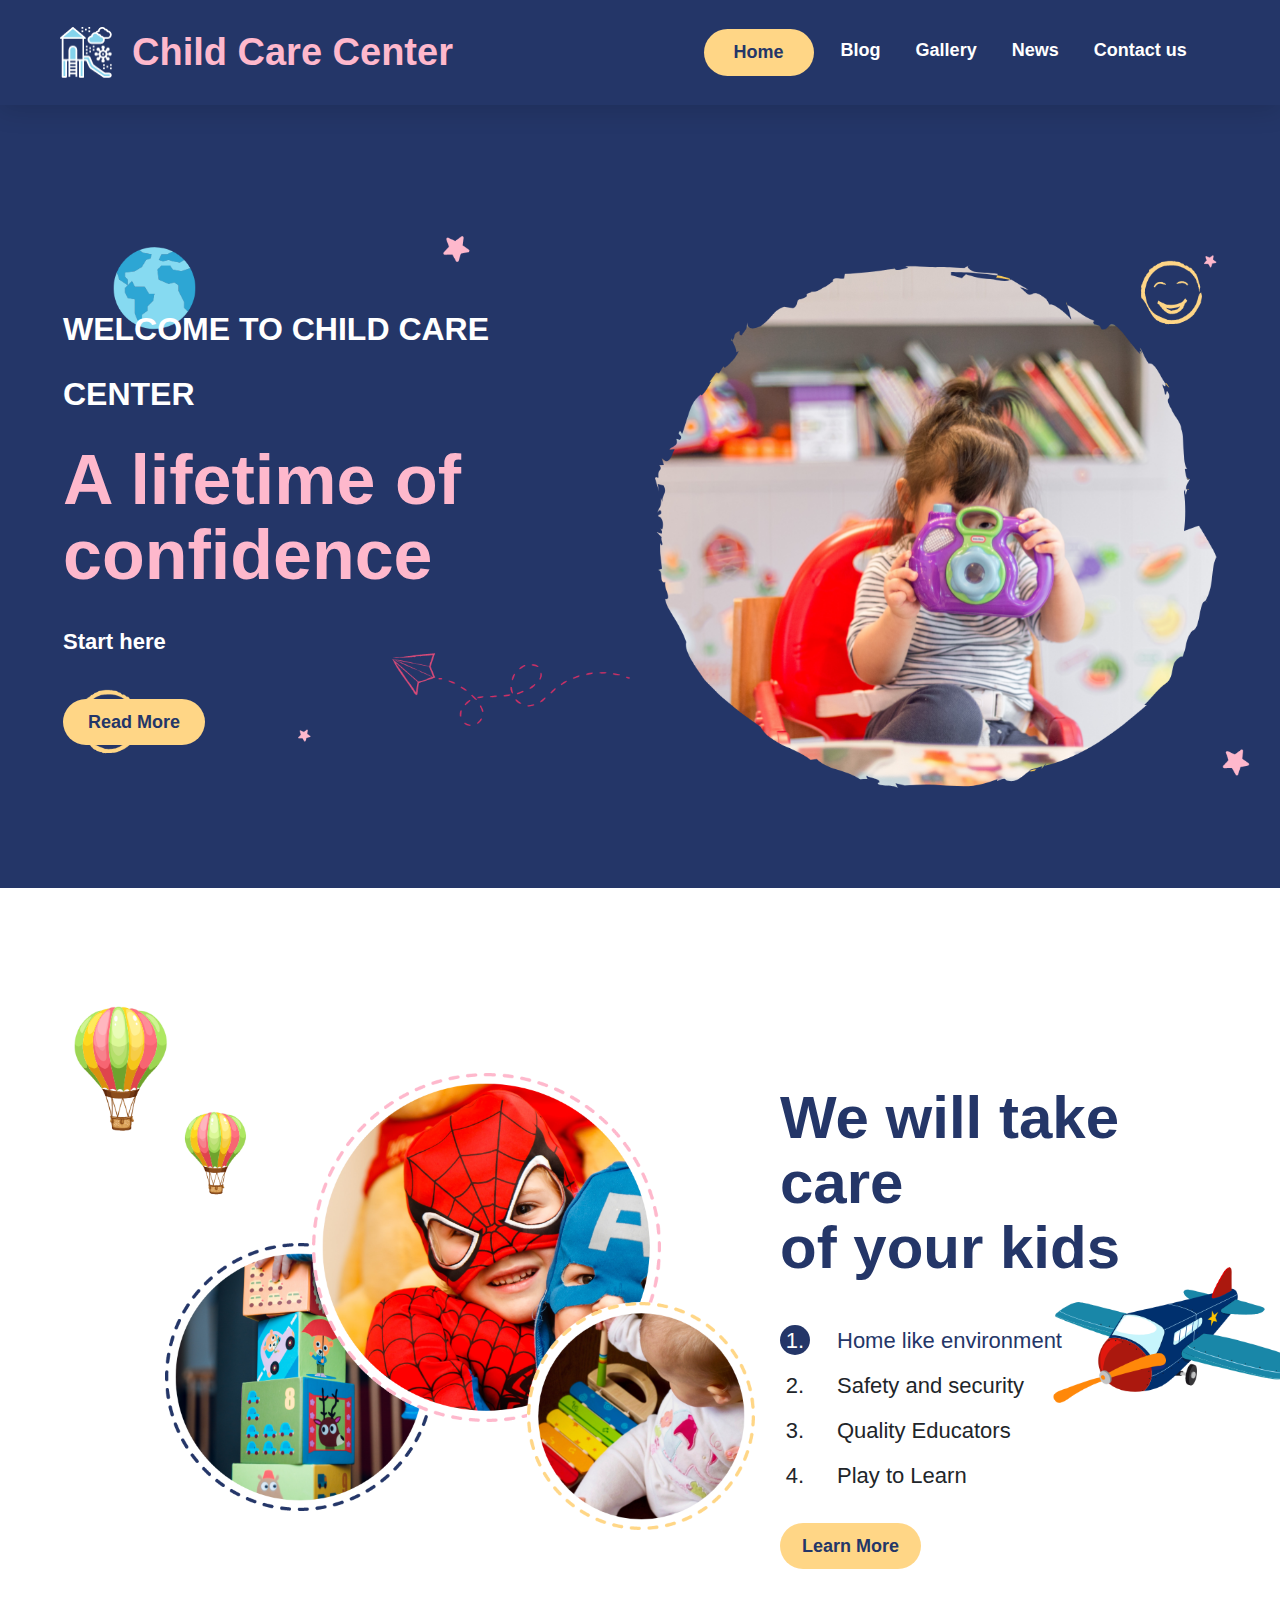
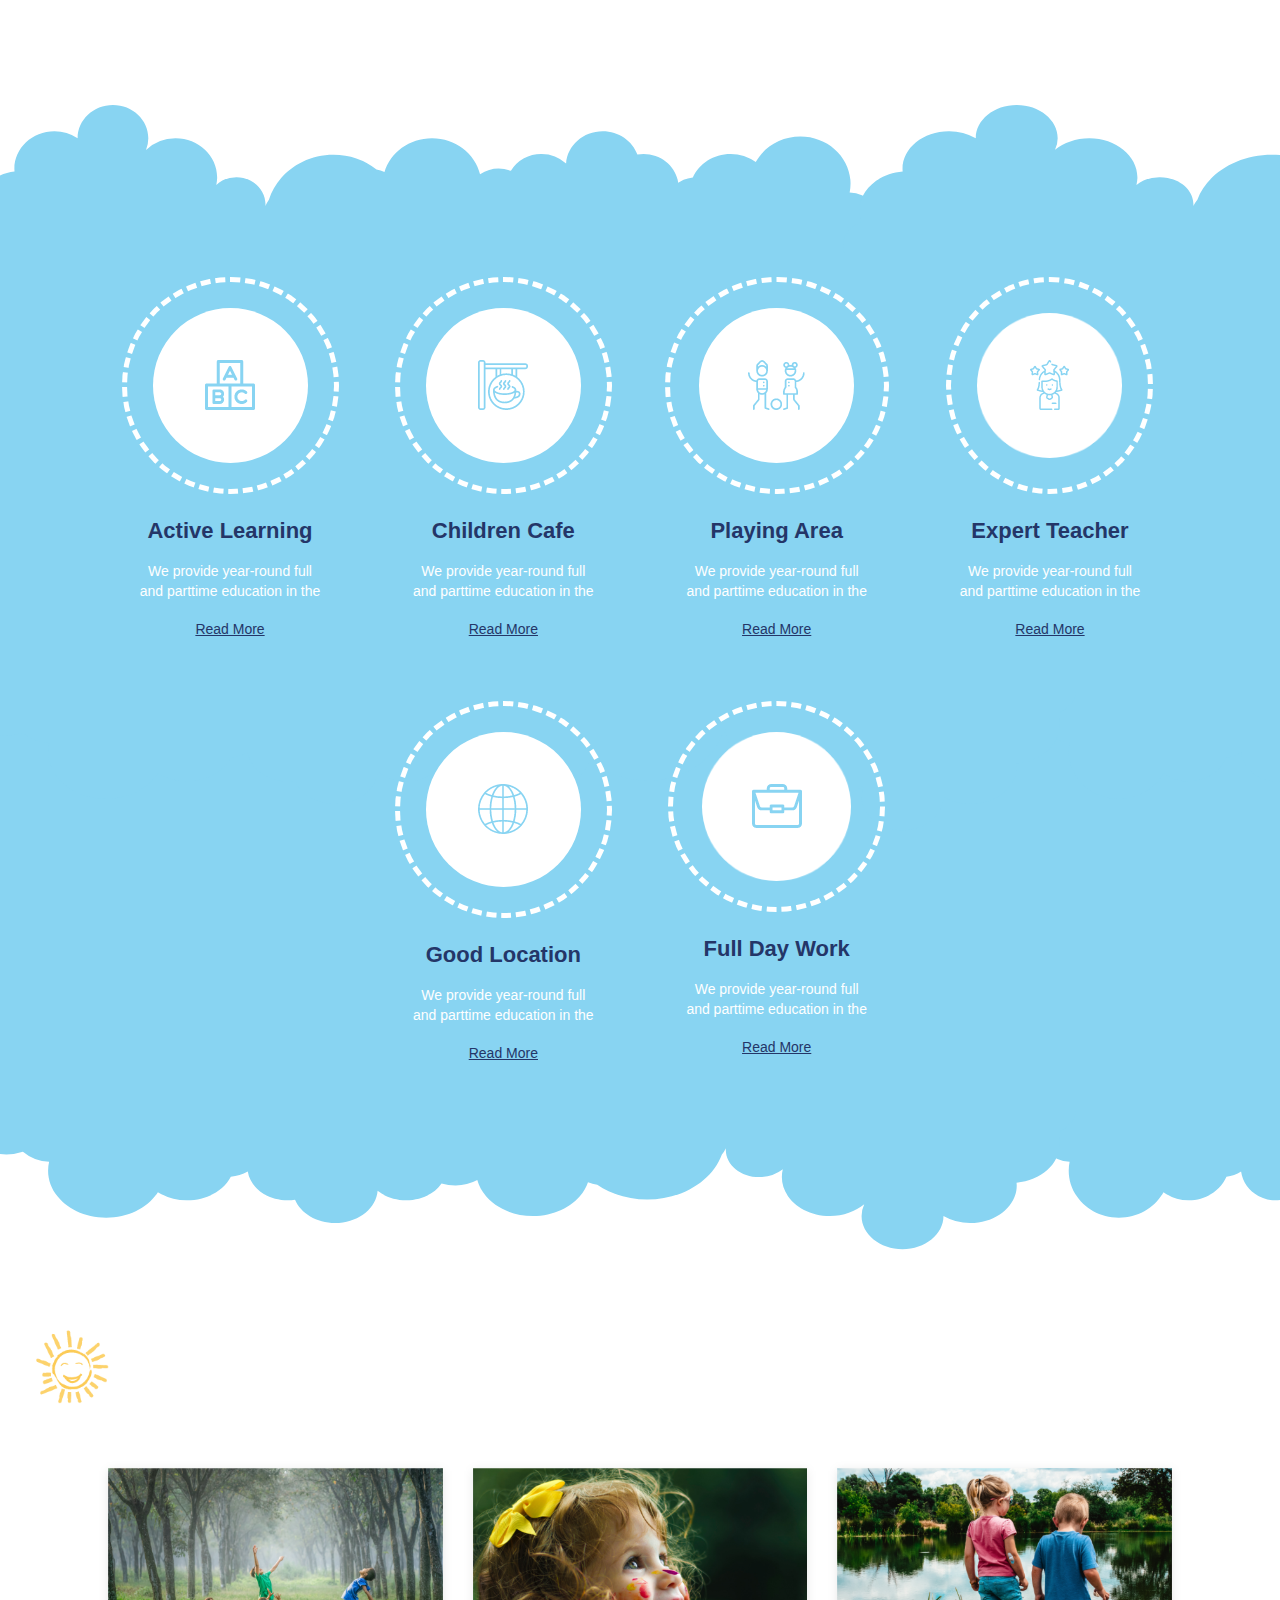
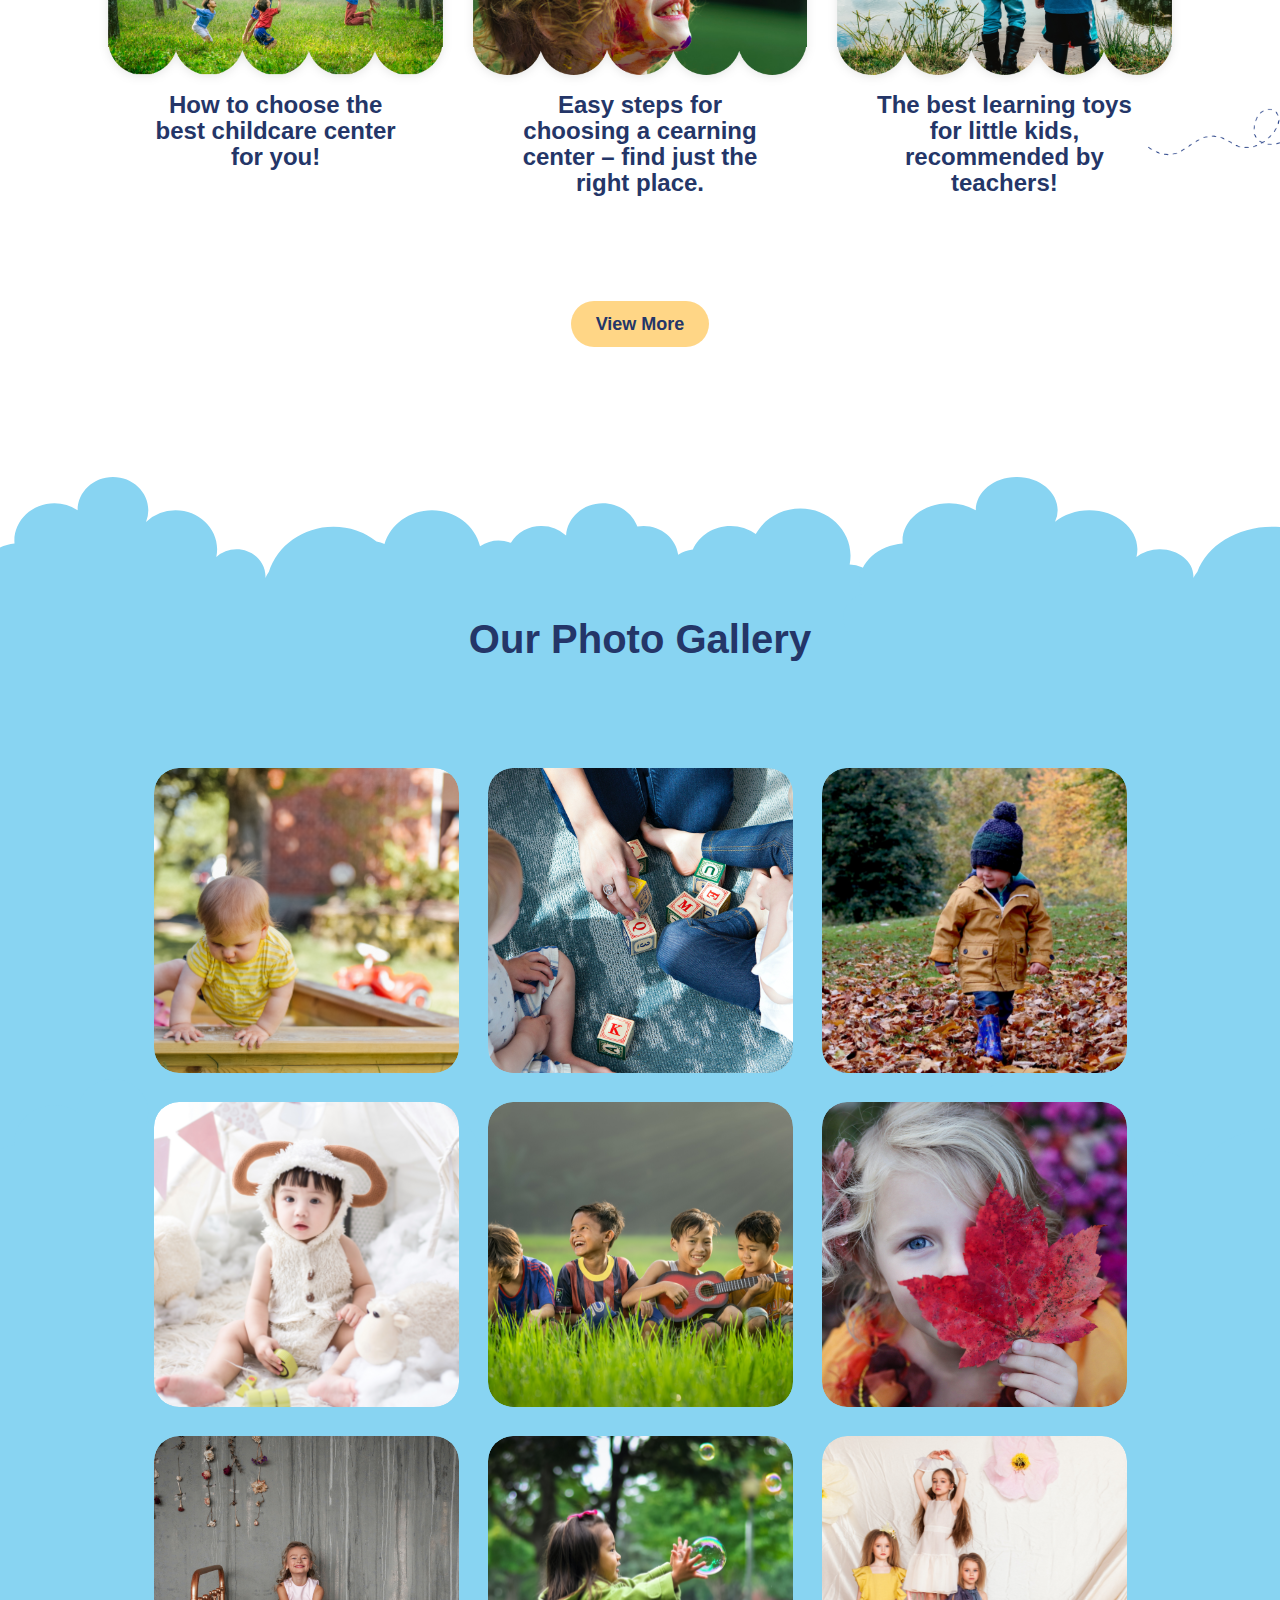
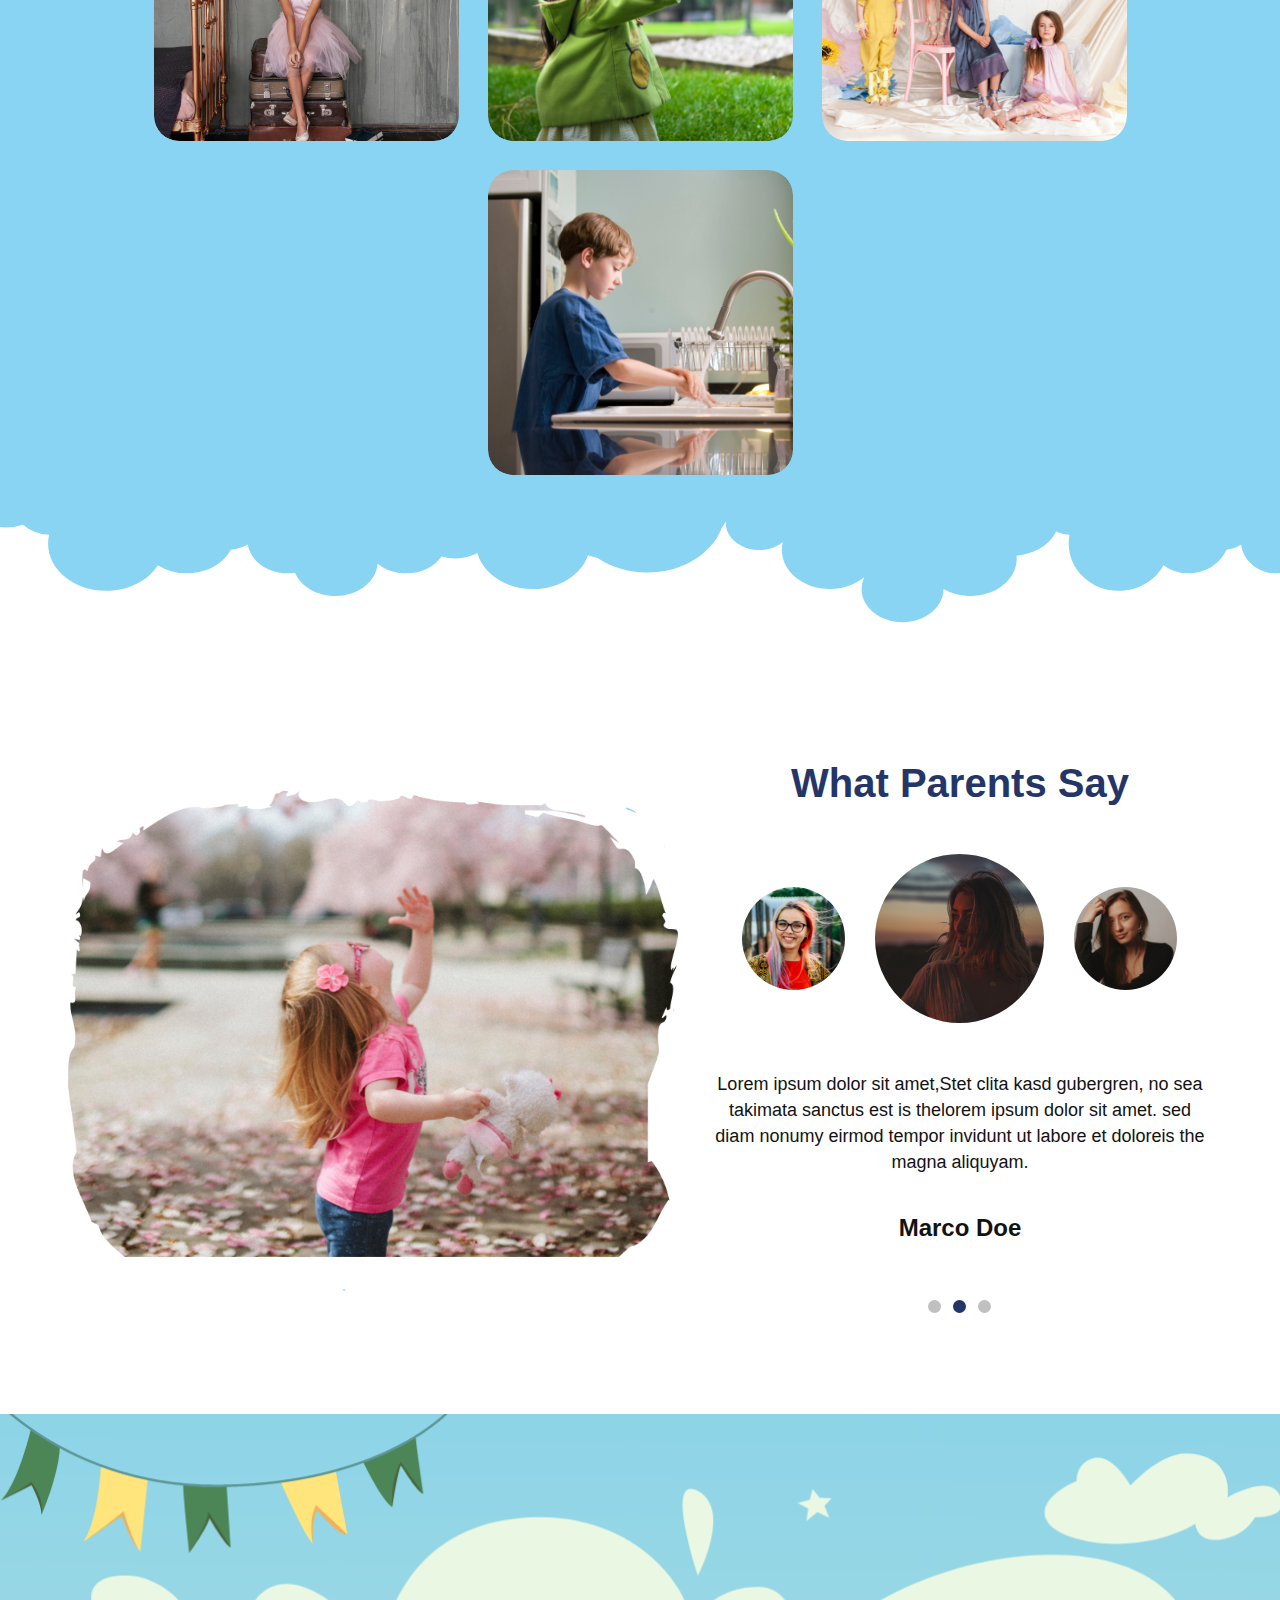
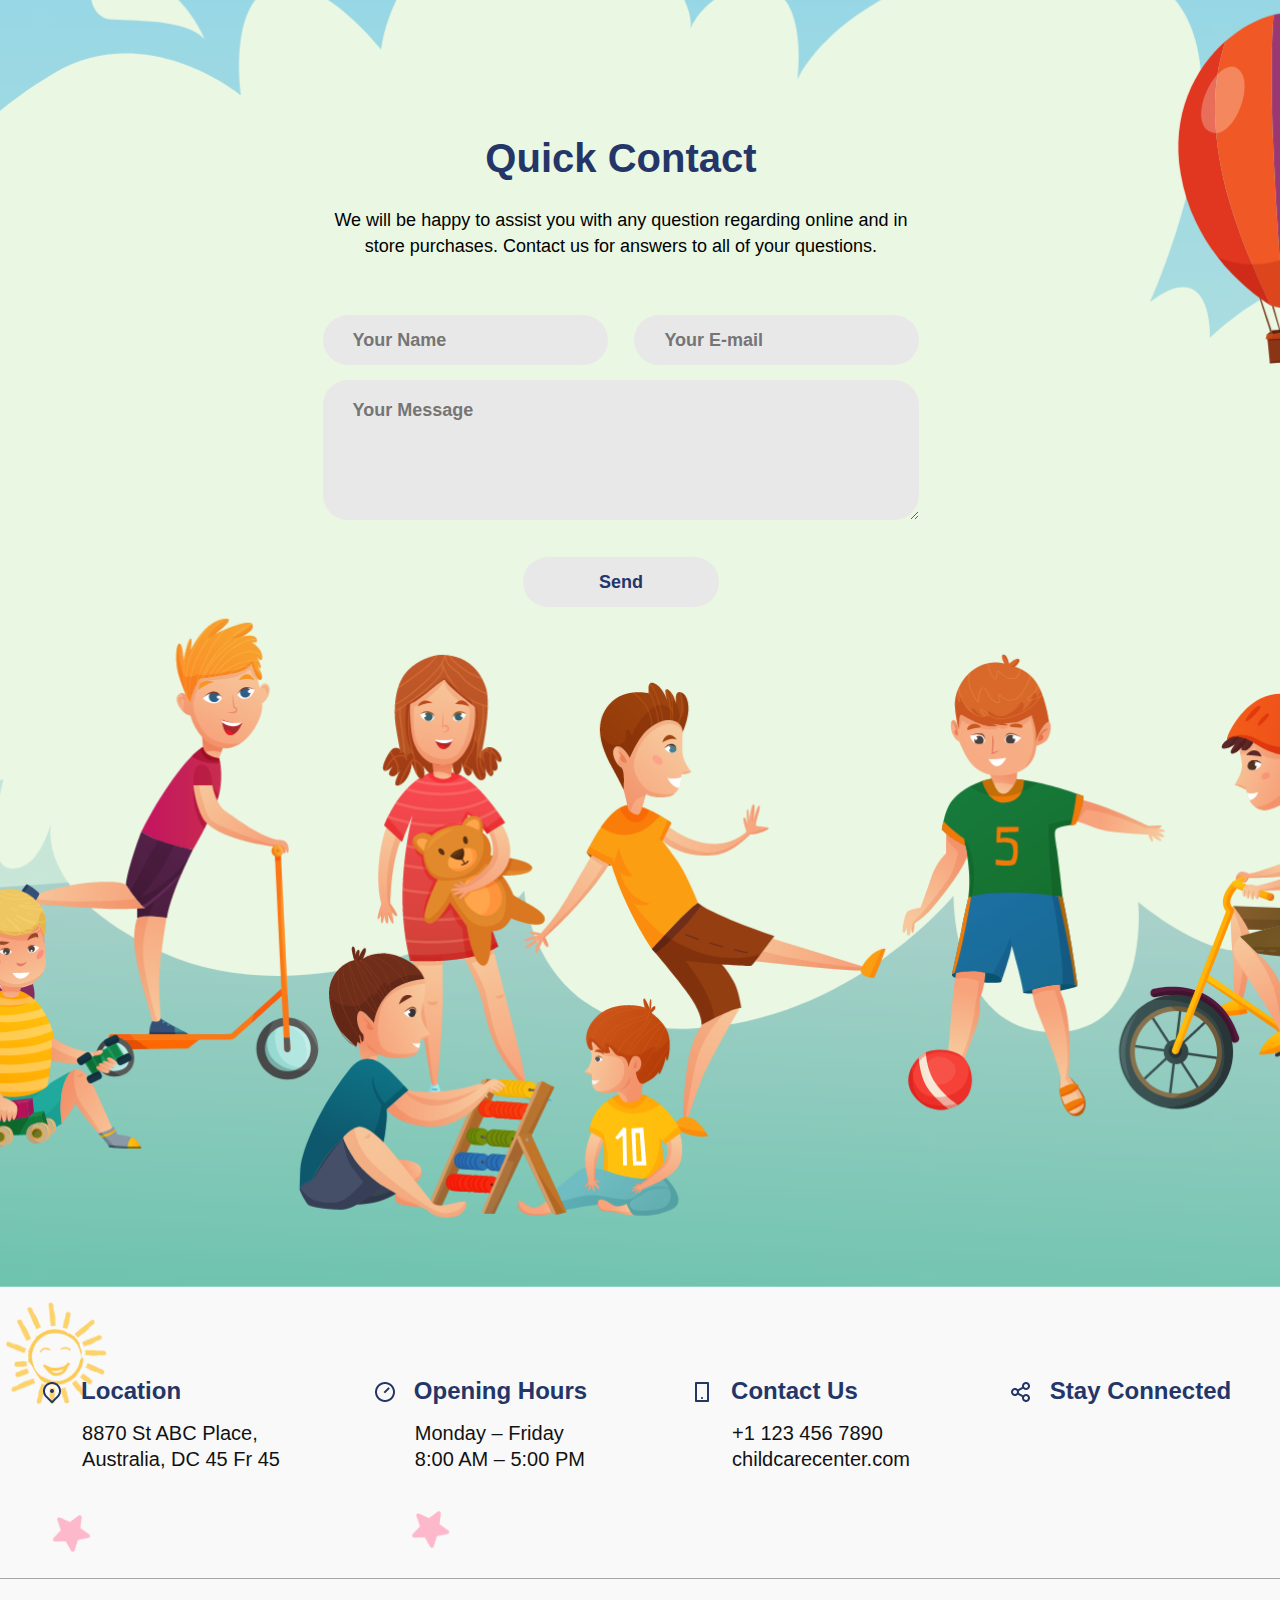
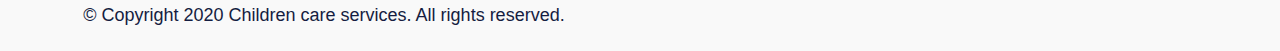
<file: index.html>
<!DOCTYPE html>
<html>
<head>
    <meta charset='utf-8'>
    <meta http-equiv='X-UA-Compatible' content='IE=edge'>
    <title>Child Care Center</title>
    <meta name='viewport' content='width=device-width, initial-scale=1'>
    <link rel='stylesheet' type='text/css' media='screen' href='css/main.css'>
    <link rel="stylesheet" href="https://stackpath.bootstrapcdn.com/bootstrap/4.3.1/css/bootstrap.min.css" integrity="sha384-ggOyR0iXCbMQv3Xipma34MD+dH/1fQ784/j6cY/iJTQUOhcWr7x9JvoRxT2MZw1T" crossorigin="anonymous">
    <link rel="stylesheet" href="https://use.fontawesome.com/releases/v5.14.0/css/all.css" integrity="sha384-HzLeBuhoNPvSl5KYnjx0BT+WB0QEEqLprO+NBkkk5gbc67FTaL7XIGa2w1L0Xbgc" crossorigin="anonymous">
    <link href="https://fonts.googleapis.com/css2?family=Open+Sans:ital,wght@0,400;0,600;0,700;1,400&display=swap" rel="stylesheet">
</head>
<body>
    <!--HEADER-START-->
    <div id="header">
        <div id="header-bottom">
            <div class="container-fluid">
                <div class="row">
                    <div class="col-12">
                        <nav class="navbar navbar-expand-xl navbar-dark py-0 d-flex align-items-center">
                            <a class="navbar-brand" href="#home">
                                <img src="images/homepage/Group 591.png" class="d-inline-block align-center" alt="">
                                <span class="beside-logo-text">Child Care Center</span>
                            </a>
                            <button class="navbar-toggler" type="button" data-toggle="collapse" data-target="#navbarNav" aria-controls="navbarNav" aria-expanded="false" aria-label="Toggle navigation">
                                <span class="navbar-toggler-icon"></span>
                            </button>
                            <div class="collapse navbar-collapse" id="navbarNav">
                                <ul class="navbar-nav ml-auto">
                                    <li class="nav-item text-center">
                                        <a class="nav-link active" href="index.html">Home</a>
                                    </li>
                                    <li class="nav-item  text-center">
                                        <a class="nav-link" href="blog.html">Blog</a>
                                    </li>
                                    <li class="nav-item text-center">
                                        <a class="nav-link" href="gallery.html">Gallery</a>
                                    </li>
                                    <li class="nav-item text-center">
                                        <a class="nav-link" href="news.html">News</a>
                                    </li>
                                    <li class="nav-item text-center">
                                        <a class="nav-link" href="contact.html">Contact us</a>
                                    </li>
                                    <li class="nav-item text-center d-flex justify-content-center align-items-center searchbox">
                                        <input type="text" class="searchbox_input" placeholder="Search...">
                                        <i class="fas fa-search"></i>
                                    </li>
                                </ul>
                            </div>
                        </nav>
                    </div>
                </div>
            </div>
        </div>
    </div>
    <!--HEADER-END-->
    <!--HOME-SECTION-1 START-->
    <div id="home-section-1">
        <div class="container-fluid">
            <div class="row align-items-center justify-content-end px-1 px-md-5">
                <div class="col-lg-6 d-flex justify-content-lg-end">
                    <div class="home-section-1-text mx-lg-0">
                        <p>WELCOME TO CHILD CARE CENTER</p>
                        <p>A lifetime of<br>confidence</p>
                        <p>Start here</p>
                        <a href="#">Read More</a>
                    </div>
                </div>
                <div class="col-lg-6 mt-5 mt-lg-0">
                    <div class="home-section-1-img">
                        <img class="img-fluid d-block d-lg-inline mx-auto"src="images/homepage/home-section-1-img.png" alt="">
                    </div>
                </div>
            </div>
        </div>
    </div>
    <!--HOME-SECTION-1 END-->

    <!--HOME-SECTION-2 START-->
    <div id="home-section-2">
        <div class="container-fluid">
            <div class="row align-items-center flex-lg-row flex-column-reverse justify-content-xl-end justify-content-center">
                <div class="col-lg-7">
                    <div class="home-section-2-img-left">
                        <img src="images/homepage/Group 586.png" alt="">
                        <img src="images/homepage/Group 584.png" alt="">
                        <img src="images/homepage/Group 585.png" alt="">
                    </div>
                </div>
                <div class="col-lg-4 px-4 px-sm-5 px-lg-0 ">
                    <div class="home-section-2-text-right">
                        <p>We will take care<br>of your kids</p>
                        <ul>
                            <li><span>1.</span>Home like environment</li>
                            <li><span>2.</span>Safety and security</li>
                            <li><span>3.</span>Quality Educators</li>
                            <li><span>4.</span>Play to Learn</li>
                        </ul>
                        <a href="#">Learn More</a>
                        
                    </div>
                </div>
            </div>
        </div>
    </div>
    <!--HOME-SECTION-2 END-->

    <!--HOME-SECTION-3 START-->
    <div id="home-section-3">
        <div class="svg-top">
            <img src="images/homepage/Mask Group 1.svg" alt="">
        </div>
        <div class="container-fluid">
            <div class="row home-section-3-row">
                <div class="col-xl-2 px-0 col-lg-3 col-md-4 col-sm-5">
                    <div class="home-section-3-card d-flex justify-content-center align-items-center flex-column">
                        <div class="home-section-3-card-img">
                            <img src="images/homepage/alphabet.png" alt="">
                        </div>
                        <div class="home-section-3-card-text">
                            <p>Active Learning</p>
                            <p>We provide year-round full and parttime education in the</p>
                            <a href="#">Read More</a>
                        </div>
                    </div>
                </div>

                <div class="col-xl-2 px-0 col-lg-3 col-md-4 col-sm-5">
                    <div class="home-section-3-card d-flex justify-content-center align-items-center flex-column">
                        <div class="home-section-3-card-img">
                            <img src="images/homepage/Page-1.png" alt="">
                        </div>
                        <div class="home-section-3-card-text">
                            <p>Children Cafe</p>
                            <p>We provide year-round full and parttime education in the</p>
                            <a href="#">Read More</a>
                        </div>
                    </div>
                </div>

                <div class="col-xl-2 px-0 col-lg-3 col-md-4 col-sm-5">
                    <div class="home-section-3-card d-flex justify-content-center align-items-center flex-column">
                        <div class="home-section-3-card-img">
                            <img src="images/homepage/children.png" alt="">
                        </div>
                        <div class="home-section-3-card-text">
                            <p>Playing Area</p>
                            <p>We provide year-round full and parttime education in the</p>
                            <a href="#">Read More</a>
                        </div>
                    </div>
                </div>

                <div class="col-xl-2 px-0 col-lg-3 col-md-4 col-sm-5">
                    <div class="home-section-3-card d-flex justify-content-center align-items-center flex-column">
                        <div class="home-section-3-card-img">
                            <img src="images/homepage/expert.png" alt="">
                        </div>
                        <div class="home-section-3-card-text">
                            <p>Expert Teacher</p>
                            <p>We provide year-round full and parttime education in the</p>
                            <a href="#">Read More</a>
                        </div>
                    </div>
                </div>

                <div class="col-xl-2 px-0 col-lg-3 col-md-4 col-sm-5">
                    <div class="home-section-3-card d-flex justify-content-center align-items-center flex-column">
                        <div class="home-section-3-card-img">
                            <img src="images/homepage/internet.png" alt="">
                        </div>
                        <div class="home-section-3-card-text">
                            <p>Good Location</p>
                            <p>We provide year-round full and parttime education in the</p>
                            <a href="#">Read More</a>
                        </div>
                    </div>
                </div>

                <div class="col-xl-2 px-0 col-lg-3 col-md-4 col-sm-5">
                    <div class="home-section-3-card d-flex justify-content-center align-items-center flex-column">
                        <div class="home-section-3-card-img">
                            <img src="images/homepage/work.png" alt="">
                        </div>
                        <div class="home-section-3-card-text">
                            <p>Full Day Work</p>
                            <p>We provide year-round full and parttime education in the</p>
                            <a href="#">Read More</a>
                        </div>
                    </div>
                </div>
            </div>
        </div>
        <div class="svg-bottom">
            <img src="images/homepage/Mask Group 1.svg" alt="">
        </div>
    </div>
    <!--HOME-SECTION-3 END-->

    <!--HOME-SECTION-4 START-->
    <div id="home-section-4">
        <div class="container-fluid">
            <div class="row">
                <div class="col-xl-4 col-lg-6 col-md-6 col-sm-9 mx-auto px-0">
                    <div class="home-section-4-card">
                        <div class="home-section-4-card-img">
                            <img src="images/homepage/Union 1.png" alt="">
                        </div>
                        <div class="home-section-4-card-text">
                            <p>How to choose the best childcare center for you!</p>
                        </div>
                    </div>
                </div>
                <div class="col-xl-4 col-lg-6 col-md-6 col-sm-9 mx-auto px-0">
                    <div class="home-section-4-card">
                        <div class="home-section-4-card-img">
                            <img src="images/homepage/Union 2.png" alt="">
                        </div>
                        <div class="home-section-4-card-text">
                            <p>Easy steps for choosing a cearning center – find just the right place.</p>
                        </div>
                    </div>
                </div>

                <div class="col-xl-4 col-lg-6 col-md-6 col-sm-9 mx-auto px-0">
                    <div class="home-section-4-card">
                        <div class="home-section-4-card-img">
                            <img src="images/homepage/Union 3.png" alt="">
                        </div>
                        <div class="home-section-4-card-text">
                            <p>The best learning toys for little kids, recommended by teachers!</p>
                        </div>
                    </div>
                </div>
            </div>
            <div class="row">
                <div class="col-12">
                    <div class="home-section-4-btn">
                        <a href="#">View More</a>
                    </div>
                </div>
            </div>
        </div>
    </div>
    <!--HOME-SECTION-4 END-->

    <!--HOME-SECTION-5 START-->
    <div id="home-section-5">
        <div class="svg-top">
            <img src="images/homepage/Mask Group 2.svg" alt="">
        </div>
        <div class="svg-bottom">
            <img src="images/homepage/Mask Group 2.svg" alt="">
        </div>
        <div class="container-fluid">
            <div class="row">
                <div class="col-12">
                    <div class="home-section-5-h">
                        <p>Our Photo Gallery</p>
                    </div>
                </div>
            </div>
            <div class="row">
                <div class="col-12">
                    <div class="home-section-5-gallery">
                        <div class="home-section-5-gallery-img" id="1">
                            <img src="images/homepage/alexander-dummer-x4jRmkuDImo-unsplash.png" alt="">
                            <div class="hover-div">
                                <img src="images/homepage/Group 159.png" alt="">
                            </div>
                        </div>
                        <div class="home-section-5-gallery-img" id="2">
                            <img src="images/homepage/marisa-howenstine-Cq9slNxV8YU-unsplash.png" alt="">
                            <div class="hover-div">
                                <img src="images/homepage/Group 159.png" alt="">
                            </div>
                        </div>
                        <div class="home-section-5-gallery-img" id="3">
                            <img src="images/homepage/michael-podger-z_d21Hg7CF0-unsplash.png" alt="">
                            <div class="hover-div">
                                <img src="images/homepage/Group 159.png" alt="">
                            </div>
                        </div>
                        <div class="home-section-5-gallery-img" id="4">
                            <img src="images/homepage/suke-tran-lJiibL3SxPI-unsplash.png" alt="">
                            <div class="hover-div">
                                <img src="images/homepage/Group 159.png" alt="">
                            </div>
                        </div>
                        <div class="home-section-5-gallery-img" id="5">
                            <img src="images/homepage/robert-collins-lP_FbBkMn1c-unsplash.png" alt="">
                            <div class="hover-div">
                                <img src="images/homepage/Group 159.png" alt="">
                            </div>
                        </div>
                        <div class="home-section-5-gallery-img" id="6">
                            <img src="images/homepage/gabby-orcutt-7E29j_4GBNI-unsplash.png" alt="">
                            <div class="hover-div">
                                <img src="images/homepage/Group 159.png" alt="">
                            </div>
                        </div>
                        <div class="home-section-5-gallery-img" id="7">
                            <img src="images/homepage/anastasiya-pavlova-htYMMW2fCYw-unsplash.png" alt="">
                            <div class="hover-div">
                                <img src="images/homepage/Group 159.png" alt="">
                            </div>
                        </div>
                        <div class="home-section-5-gallery-img" id="8">
                            <img src="images/homepage/leo-rivas-wtxcaDIdOCM-unsplash.png" alt="">
                            <div class="hover-div">
                                <img src="images/homepage/Group 159.png" alt="">
                            </div>
                        </div>
                        <div class="home-section-5-gallery-img" id="9">
                            <img src="images/homepage/anastasiya-pavlova-bsMaS0izP7E-unsplash.png" alt="">
                            <div class="hover-div">
                                <img src="images/homepage/Group 159.png" alt="">
                            </div>
                        </div>
                        <div class="home-section-5-gallery-img" id="10">
                            <img src="images/homepage/cdc-aM8z29w0WTk-unsplash.png" alt="">
                            <div class="hover-div">
                                <img src="images/homepage/Group 159.png" alt="">
                            </div>
                        </div>
                    </div>
                </div>
            </div>
        </div>
    </div>
    <div class="home-section-gallery-big">
        <div class="exit-btn">
            <i class="far fa-times-circle"></i>
        </div>
        <div class="home-section-gallery-big-img">
            <i class="fas fa-chevron-left left"></i>
            <img src="images/homepage/BG.png" alt="">
            <i class="fas fa-chevron-right right"></i>
        </div>
    </div>
    <!--HOME-SECTION-5 END-->

    <!--HOME-SECTION-6 START-->
    <div id="home-section-6">
        <div class="container-fluid">
            <div class="row align-items-center justify-content-center">
                <div class="col-xl-6 col-md-9 mx-auto mx-xl-0">
                    <div class="home-section-6-img">
                        <img class="img-fluid d-block mx-auto d-xl-inline" src="images/homepage/Group 152.png" alt="">
                    </div>
                </div>
                <div class="col-xl-5 col-md-9 mx-auto mx-xl-0 mt-xl-0 mt-5">
                    <div class="row">
                        <div class="col-12">
                            <div class="home-section-6-carousel-h">
                                <p>What Parents Say</p>
                            </div>
                        </div>
                    </div>
                    <div class="row">
                        <div class="col-12 px-0 ">
                            <div class="home-section-6-carousel-container">
                                <div class="home-section-6-carousel-track">
                                    <div class="home-section-6-carousel-slide">
                                        <div class="home-section-6-carousel-slide-img" id="last-copy">
                                            <img src="images/homepage/victoria-volkova-HDXyfkEguSM-unsplash.png" alt="">
                                        </div>
                                    </div>
                                    <div class="home-section-6-carousel-slide">
                                        <div class="home-section-6-carousel-slide-img" id="slide-1">
                                            <img src="images/homepage/dan-ROJFuWCsfmA-unsplash.png" alt="">
                                        </div>
                                    </div>
                                    <div class="home-section-6-carousel-slide">
                                        <div class="home-section-6-carousel-slide-img active-slide"  id="slide-2">
                                            <img src="images/homepage/marco-perretta-JqCO1u2q-y0-unsplash.png" alt="">
                                        </div>
                                    </div>
                                    <div class="home-section-6-carousel-slide">
                                        <div class="home-section-6-carousel-slide-img" id="slide-3">
                                            <img src="images/homepage/victoria-volkova-HDXyfkEguSM-unsplash.png" alt="">
                                        </div>
                                    </div>
                                    <div class="home-section-6-carousel-slide" id="first-copy">
                                        <div class="home-section-6-carousel-slide-img">
                                            <img src="images/homepage/dan-ROJFuWCsfmA-unsplash.png" alt="">
                                        </div>
                                    </div>
                                </div>
                            </div>
                        </div>
                    </div>
                    <div class="row">
                        <div class="col-12">
                            <div class="home-section-6-carousel-slide-text" id="slide-1">
                                <p>Lorem ipsum dolor sit amet,Stet clita kasd gubergren, no sea takimata sanctus est is thelorem ipsum dolor sit amet. sed diam nonumy eirmod tempor invidunt ut labore et doloreis the magna aliquyam.</p>
                                <p>Abass Doe</p>
                            </div>
                            <div class="home-section-6-carousel-slide-text active-slide" id="slide-2">
                                <p>Lorem ipsum dolor sit amet,Stet clita kasd gubergren, no sea takimata sanctus est is thelorem ipsum dolor sit amet. sed diam nonumy eirmod tempor invidunt ut labore et doloreis the magna aliquyam.</p>
                                <p>Marco Doe</p>
                            </div>
                            <div class="home-section-6-carousel-slide-text" id="slide-3">
                                <p>Lorem ipsum dolor sit amet,Stet clita kasd gubergren, no sea takimata sanctus est is thelorem ipsum dolor sit amet. sed diam nonumy eirmod tempor invidunt ut labore et doloreis the magna aliquyam.</p>
                                <p>Victoria Doe</p>
                            </div>
                        </div>
                    </div>
                    <div class="row">
                        <div class="col-12">
                            <div class="dots">
                                <div class="dot" id="slide-1"></div>
                                <div class="dot active-slide" id="slide-2"></div>
                                <div class="dot" id="slide-3"></div>
                            </div>
                        </div>
                    </div>
                    
                </div>    

            </div>
        </div>
    </div>
    <!--HOME-SECTION-6 END-->

    <!--HOME-SECTION-7 START-->
    <div id="home-section-7">
        <div class="container">
            <div class="row">
                <div class="col-xl-7 col-lg-8 col-md-11 mx-auto">
                    <div class="home-section-7-text">
                        <p>Quick Contact</p>
                        <p>We will be happy to assist you with any question regarding online and in store purchases. Contact us for answers to all of your questions.</p>
                    </div>
                </div>
                <div class="col-xl-7 col-lg-8 col-md-11 mx-auto">
                    <div class="home-section-7-form">
                        <form>
                            <input type="text" name="name" placeholder="Your Name">
                            <input type="email" name="email" placeholder="Your E-mail">
                            <textarea name="textarea" placeholder="Your Message"></textarea>
                            <input type="submit" name="submit" value="Send">
                        </form>
                        
                    </div>
                </div>
            </div>
        </div>
    </div>
    <!--HOME-SECTION-7 END-->

    <!--FOOTER START-->
    <div id="footer">
        <div class="container-fluid">
            <div class="row">
                <div class="col-xl-3 col-md-4 col-sm-6 footer-card-col">
                    <div class="footer-card">
                        <p><span><img src="images/homepage/Group 484.png" alt=""></span>Location</p>
                        <p>8870 St ABC Place,<br> Australia, DC 45 Fr 45</p>
                    </div>
                </div>
                <div class="col-xl-3 col-md-4 col-sm-6 footer-card-col">
                    <div class="footer-card">
                        <p><span><img src="images/homepage/Group 485.png" alt=""></span>Opening Hours</p>
                        <p>Monday – Friday<br>8:00 AM – 5:00 PM</p>
                    </div>
                </div>
                <div class="col-xl-3 col-md-4 col-sm-6 footer-card-col">
                    <div class="footer-card">
                        <p><span><img src="images/homepage/Group 486.png" alt=""></span>Contact Us</p>
                        <p>+1 123 456 7890<br>childcarecenter.com</p>
                    </div>
                </div>
                <div class="col-xl-3 col-md-4 col-sm-6 footer-card-col">
                    <div class="footer-card">
                        <p><span><img src="images/homepage/Group 487.png" alt=""></span>Stay Connected</p>
                        <div class="footer-card-icons">
                            <i class="fab fa-facebook"></i>
                            <i class="fab fa-twitter"></i>
                            <i class="fab fa-instagram"></i>
                        </div>
                    </div>
                </div>
            </div>
            <div class="row">
                <div class="col-12 px-0">
                    <div class="footer-copy">
                        <p>&copy; Copyright 2020 Children care services. All rights reserved.</p>
                    </div>
                </div>
            </div>
        </div>
    </div>
    <!--FOOTER END-->
    
    
    <script src="https://code.jquery.com/jquery-3.3.1.slim.min.js" integrity="sha384-q8i/X+965DzO0rT7abK41JStQIAqVgRVzpbzo5smXKp4YfRvH+8abtTE1Pi6jizo" crossorigin="anonymous"></script>
    <script src="https://cdnjs.cloudflare.com/ajax/libs/popper.js/1.14.7/umd/popper.min.js" integrity="sha384-UO2eT0CpHqdSJQ6hJty5KVphtPhzWj9WO1clHTMGa3JDZwrnQq4sF86dIHNDz0W1" crossorigin="anonymous"></script>
    <script src="https://stackpath.bootstrapcdn.com/bootstrap/4.3.1/js/bootstrap.min.js" integrity="sha384-JjSmVgyd0p3pXB1rRibZUAYoIIy6OrQ6VrjIEaFf/nJGzIxFDsf4x0xIM+B07jRM" crossorigin="anonymous"></script>
    <script src='js/main.js'></script>
</script>
</body>
</html>
</file>
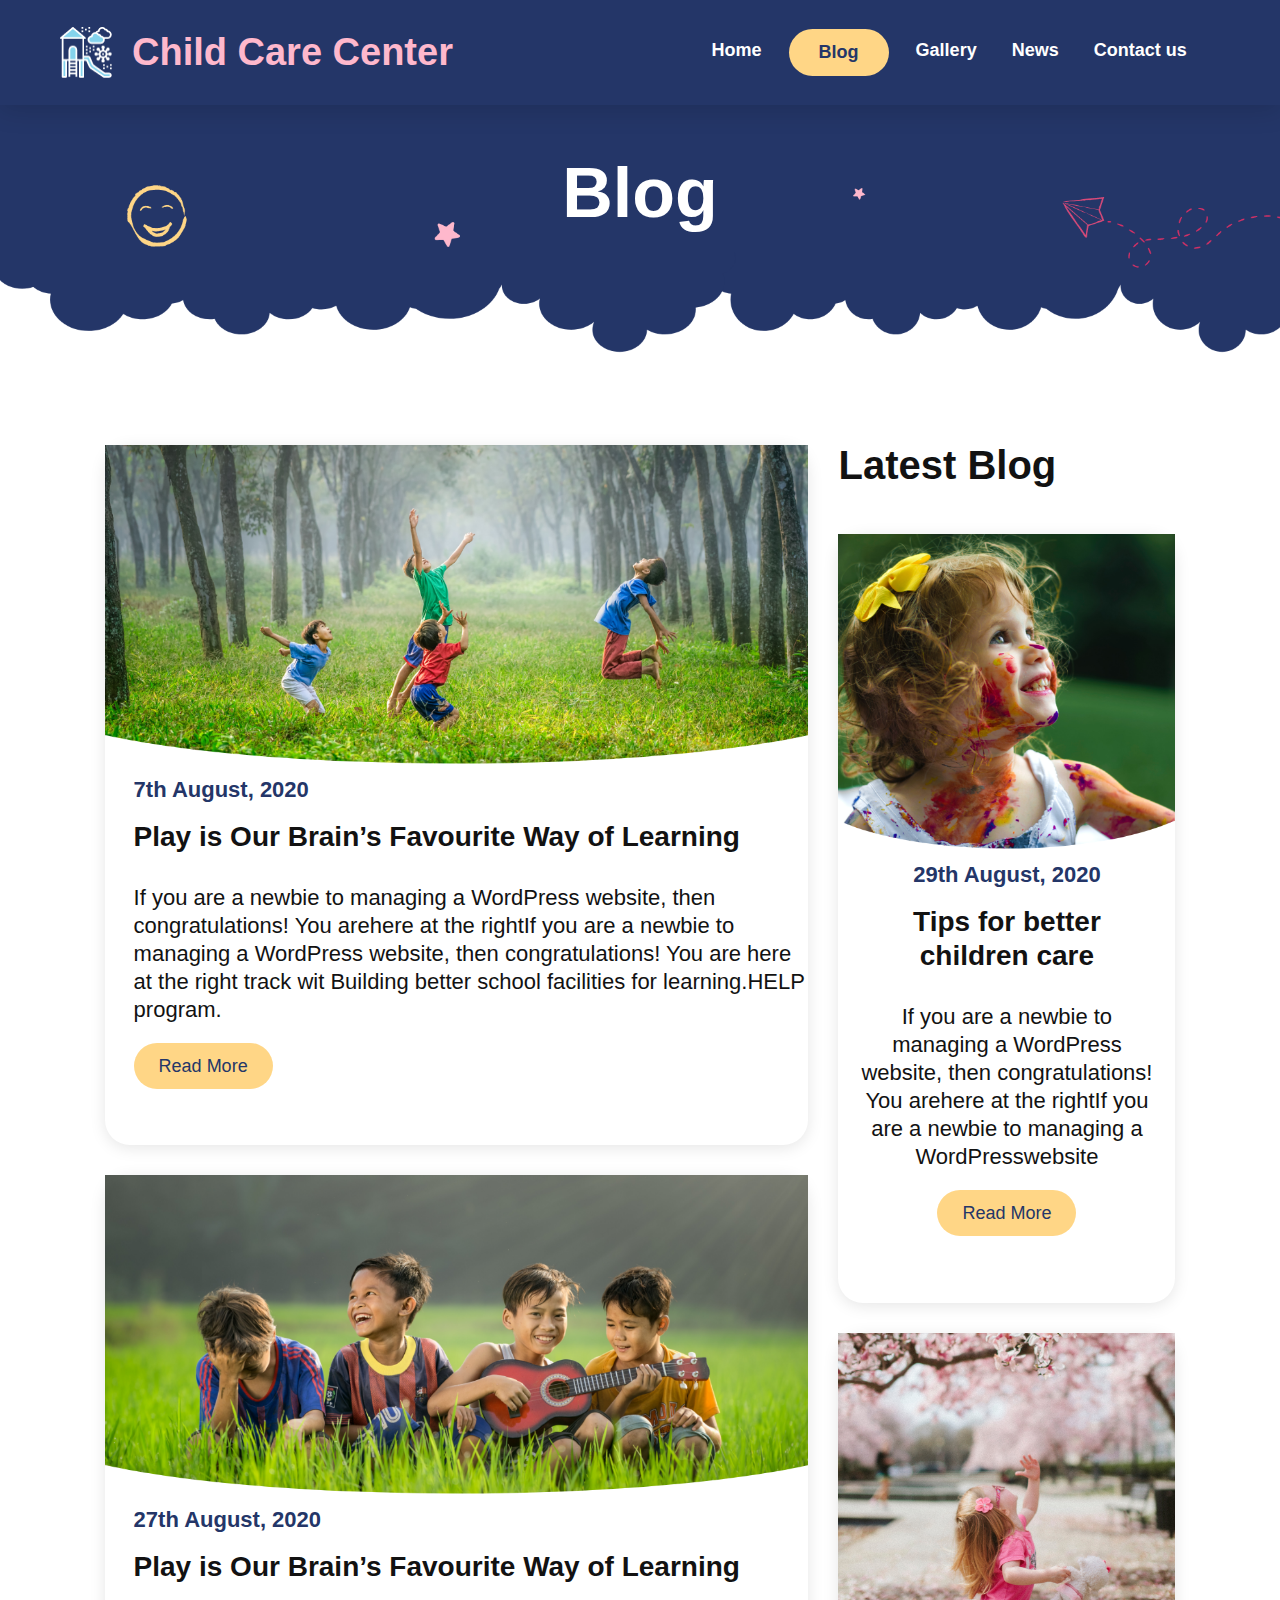
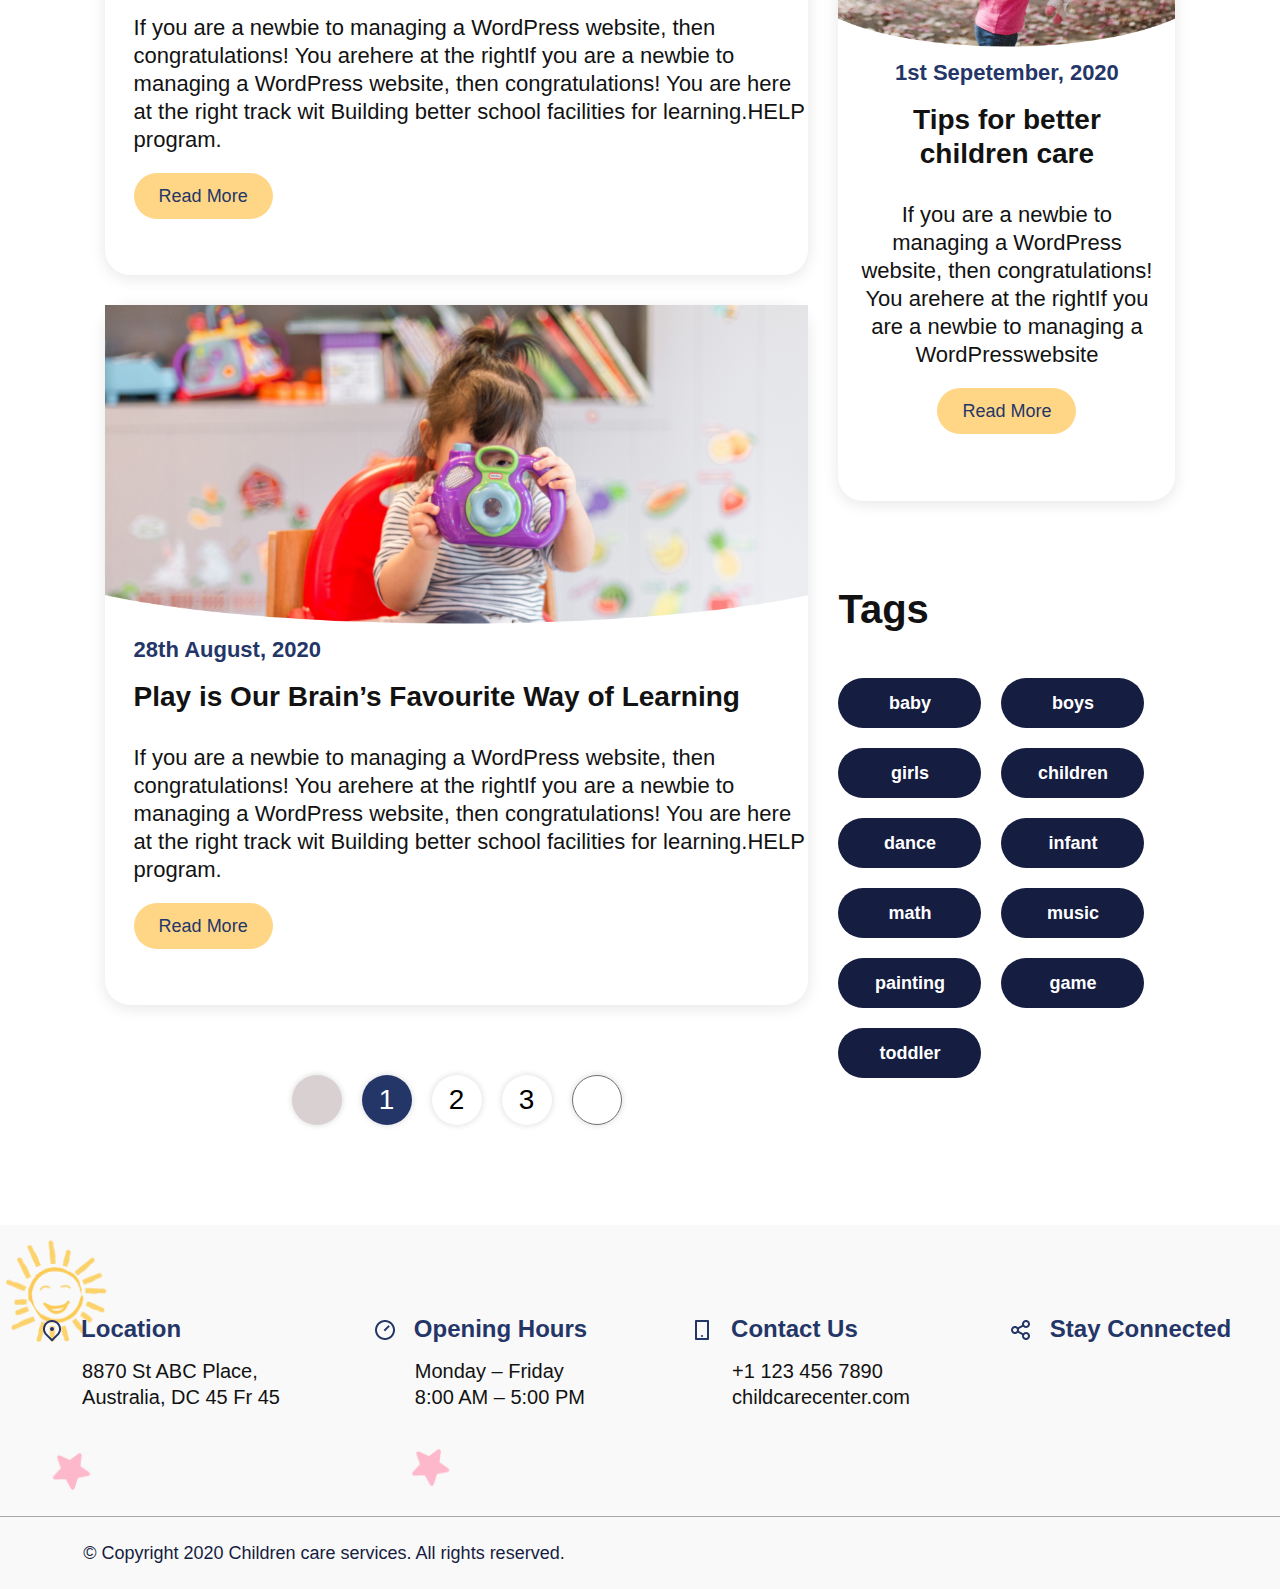
<file: blog.html>
<!DOCTYPE html>
<html>
<head>
    <meta charset='utf-8'>
    <meta http-equiv='X-UA-Compatible' content='IE=edge'>
    <title>Child Care Center</title>
    <meta name='viewport' content='width=device-width, initial-scale=1'>
    <link rel='stylesheet' type='text/css' media='screen' href='css/main.css'>
    <link rel="stylesheet" href="https://stackpath.bootstrapcdn.com/bootstrap/4.3.1/css/bootstrap.min.css" integrity="sha384-ggOyR0iXCbMQv3Xipma34MD+dH/1fQ784/j6cY/iJTQUOhcWr7x9JvoRxT2MZw1T" crossorigin="anonymous">
    <link rel="stylesheet" href="https://use.fontawesome.com/releases/v5.14.0/css/all.css" integrity="sha384-HzLeBuhoNPvSl5KYnjx0BT+WB0QEEqLprO+NBkkk5gbc67FTaL7XIGa2w1L0Xbgc" crossorigin="anonymous">
    <link href="https://fonts.googleapis.com/css2?family=Open+Sans:ital,wght@0,400;0,600;0,700;1,400&display=swap" rel="stylesheet"> 
</head>
<body>
    <!--HEADER-START-->
    <div id="header">
        <div id="header-bottom">
            <div class="container-fluid">
                <div class="row">
                    <div class="col-12">
                        <nav class="navbar navbar-expand-xl navbar-dark py-0 d-flex align-items-center">
                            <a class="navbar-brand" href="#home">
                                <img src="images/homepage/Group 591.png" class="d-inline-block align-center" alt="">
                                <span class="beside-logo-text">Child Care Center</span>
                            </a>
                            <button class="navbar-toggler" type="button" data-toggle="collapse" data-target="#navbarNav" aria-controls="navbarNav" aria-expanded="false" aria-label="Toggle navigation">
                                <span class="navbar-toggler-icon"></span>
                            </button>
                            <div class="collapse navbar-collapse" id="navbarNav">
                                <ul class="navbar-nav ml-auto">
                                    <li class="nav-item text-center">
                                        <a class="nav-link" href="index.html">Home</a>
                                    </li>
                                    <li class="nav-item  text-center">
                                        <a class="nav-link active" href="blog.html">Blog</a>
                                    </li>
                                    <li class="nav-item text-center">
                                        <a class="nav-link" href="gallery.html">Gallery</a>
                                    </li>
                                    <li class="nav-item text-center">
                                        <a class="nav-link" href="news.html">News</a>
                                    </li>
                                    <li class="nav-item text-center">
                                        <a class="nav-link" href="contact.html">Contact us</a>
                                    </li>
                                    <li class="nav-item text-center d-flex justify-content-center align-items-center searchbox">
                                        <input type="text" class="searchbox_input" placeholder="Search...">
                                        <i class="fas fa-search"></i>
                                    </li>
                                </ul>
                            </div>
                        </nav>
                    </div>
                </div>
            </div>
        </div>
    </div>
    <!--HEADER-END-->

    <!--BLOG-SECTION-1 START-->
    <div id="blog-section-1">
        <div class="container-fluid">
            <div class="row">
                <div class="col-12">
                    <div class="blog-section-1-text">
                        <p>Blog</p>
                    </div>
                </div>
            </div>
        </div>
    </div>
    <!--BLOG-SECTION-1 END-->

    <!--BLOG-SECTION-2 START-->
    <div id="blog-section-2">
        <div class="container-fluid">
            <div class="row">
                <div class="col-xl-8 mx-xl-0">
                    <div class="blog-section-2-blog-items">
                        <div class="blog-section-2-blog-item">
                            <div class="blog-section-2-blog-item-img">
                                <img class="img-fluid" src="images/blogpage/Subtraction 19.png" alt="">
                            </div>
                            <div class="blog-section-2-blog-item-text">
                                <p>7th August, 2020</p>
                                <p>Play is Our Brain’s Favourite Way of Learning</p>
                                <p>If you are a newbie to managing a WordPress website, then congratulations! You arehere at the rightIf you are a newbie to managing a WordPress website, then congratulations! You are here at the right track wit Building better school facilities for learning.HELP program.</p>
                                <a href="blog_details.html">Read More</a>
                            </div>
                        </div>
                        <div class="blog-section-2-blog-item">
                            <div class="blog-section-2-blog-item-img">
                                <img class="img-fluid" src="images/blogpage/Subtraction 22.png" alt="">
                            </div>
                            <div class="blog-section-2-blog-item-text">
                                <p>27th August, 2020</p>
                                <p>Play is Our Brain’s Favourite Way of Learning</p>
                                <p>If you are a newbie to managing a WordPress website, then congratulations! You arehere at the rightIf you are a newbie to managing a WordPress website, then congratulations! You are here at the right track wit Building better school facilities for learning.HELP program.</p>
                                <a href="blog_details.html">Read More</a>
                            </div>
                        </div>
                        <div class="blog-section-2-blog-item">
                            <div class="blog-section-2-blog-item-img">
                                <img class="img-fluid" src="images/blogpage/Subtraction 28.png" alt="">
                            </div>
                            <div class="blog-section-2-blog-item-text">
                                <p>28th August, 2020</p>
                                <p>Play is Our Brain’s Favourite Way of Learning</p>
                                <p>If you are a newbie to managing a WordPress website, then congratulations! You arehere at the rightIf you are a newbie to managing a WordPress website, then congratulations! You are here at the right track wit Building better school facilities for learning.HELP program.</p>
                                <a href="blog_details.html">Read More</a>
                            </div>
                        </div>
                    </div>
                    <div class="col-12">
                        <div class="blog-section-2-pagination">
                            <div class="blog-section-2-pagination-arrow-left deactive">
                                <i class="fas fa-chevron-left"></i>
                            </div>
                            <div class="blog-section-2-pagination-numbers">
                                <div class="blog-section-2-pagination-number active">
                                    1
                                </div>
                                <div class="blog-section-2-pagination-number">
                                    2
                                </div>
                                <div class="blog-section-2-pagination-number">
                                    3
                                </div>
                            </div>
    
                            <div class="blog-section-2-pagination-arrow-right">
                                <i class="fas fa-chevron-right"></i>
                            </div>
                        </div>
                    </div>
                </div>
                
                <div class="col-xl-4 mx-xl-0">
                    <div class="row">
                        <div class="col-md-12 mx-md-0 col-sm-10 mx-auto">
                            <div class="blog-section-2-latest-h">
                                <p>Latest Blog</p>
                            </div>
                            <div class="blog-section-2-latest-items">
                                <div class="blog-section-2-latest-item">
                                    <div class="blog-section-2-latest-item-img">
                                        <img class="img-fluid" src="images/blogpage/Subtraction 25.png" alt="">
                                    </div>
                                    <div class="blog-section-2-latest-item-text">
                                        <p>29th August, 2020</p>
                                        <p>Tips for better children care</p>
                                        <p>If you are a newbie to managing a WordPress website, then congratulations! You arehere at the rightIf you are a newbie to managing a WordPresswebsite</p>
                                        <a href="blog_details.html">Read More</a>
                                    </div>
                                </div>
                                <div class="blog-section-2-latest-item">
                                    <div class="blog-section-2-latest-item-img">
                                        <img class="img-fluid" src="images/blogpage/Subtraction 31.png" alt="">
                                    </div>
                                    <div class="blog-section-2-latest-item-text">
                                        <p>1st Sepetember, 2020</p>
                                        <p>Tips for better children care</p>
                                        <p>If you are a newbie to managing a WordPress website, then congratulations! You arehere at the rightIf you are a newbie to managing a WordPresswebsite</p>
                                        <a href="blog_details.html">Read More</a>
                                    </div>
                                </div>
                            </div>
                        </div>
                    </div>
                    <div class="row">
                        <div class="col-xl-12 mx-xl-0 mb-xl-0 mb-5 mx-auto">
                            <div class="blog-section-2-tags-h">
                                <p>Tags</p>
                            </div>
                            <div class="blog-section-2-tags">
                                <div class="blog-section-2-tag">
                                    <p>baby</p>
                                </div>
                                <div class="blog-section-2-tag">
                                    <p>boys</p>
                                </div>
                                <div class="blog-section-2-tag">
                                    <p>girls</p>
                                </div>
                                <div class="blog-section-2-tag">
                                    <p>children</p>
                                </div>
                                <div class="blog-section-2-tag">
                                    <p>dance</p>
                                </div>
                                <div class="blog-section-2-tag">
                                    <p>infant</p>
                                </div>
                                <div class="blog-section-2-tag">
                                    <p>math</p>
                                </div>
                                <div class="blog-section-2-tag">
                                    <p>music</p>
                                </div>
                                <div class="blog-section-2-tag">
                                    <p>painting</p>
                                </div>
                                <div class="blog-section-2-tag">
                                    <p>game</p>
                                </div>
                                <div class="blog-section-2-tag">
                                    <p>toddler</p>
                                </div>
                            </div>
                        </div>
                    </div>
                   
                </div>
            </div>
        </div>
    </div>
    <!--BLOG-SECTION-2 END-->
    <!--FOOTER START-->
    <div id="footer">
        <div class="container-fluid">
            <div class="row">
                <div class="col-xl-3 col-md-4 col-sm-6 footer-card-col">
                    <div class="footer-card">
                        <p><span><img src="images/homepage/Group 484.png" alt=""></span>Location</p>
                        <p>8870 St ABC Place,<br> Australia, DC 45 Fr 45</p>
                    </div>
                </div>
                <div class="col-xl-3 col-md-4 col-sm-6 footer-card-col">
                    <div class="footer-card">
                        <p><span><img src="images/homepage/Group 485.png" alt=""></span>Opening Hours</p>
                        <p>Monday – Friday<br>8:00 AM – 5:00 PM</p>
                    </div>
                </div>
                <div class="col-xl-3 col-md-4 col-sm-6 footer-card-col">
                    <div class="footer-card">
                        <p><span><img src="images/homepage/Group 486.png" alt=""></span>Contact Us</p>
                        <p>+1 123 456 7890<br>childcarecenter.com</p>
                    </div>
                </div>
                <div class="col-xl-3 col-md-4 col-sm-6 footer-card-col">
                    <div class="footer-card">
                        <p><span><img src="images/homepage/Group 487.png" alt=""></span>Stay Connected</p>
                        <div class="footer-card-icons">
                            <i class="fab fa-facebook"></i>
                            <i class="fab fa-twitter"></i>
                            <i class="fab fa-instagram"></i>
                        </div>
                    </div>
                </div>
            </div>
            <div class="row">
                <div class="col-12 px-0">
                    <div class="footer-copy">
                        <p>&copy; Copyright 2020 Children care services. All rights reserved.</p>
                    </div>
                </div>
            </div>
        </div>
    </div>
    <!--FOOTER END-->
    
    
    <script src="https://code.jquery.com/jquery-3.3.1.slim.min.js" integrity="sha384-q8i/X+965DzO0rT7abK41JStQIAqVgRVzpbzo5smXKp4YfRvH+8abtTE1Pi6jizo" crossorigin="anonymous"></script>
    <script src="https://cdnjs.cloudflare.com/ajax/libs/popper.js/1.14.7/umd/popper.min.js" integrity="sha384-UO2eT0CpHqdSJQ6hJty5KVphtPhzWj9WO1clHTMGa3JDZwrnQq4sF86dIHNDz0W1" crossorigin="anonymous"></script>
    <script src="https://stackpath.bootstrapcdn.com/bootstrap/4.3.1/js/bootstrap.min.js" integrity="sha384-JjSmVgyd0p3pXB1rRibZUAYoIIy6OrQ6VrjIEaFf/nJGzIxFDsf4x0xIM+B07jRM" crossorigin="anonymous"></script>
    <script src='js/main.js'></script>
</body>
</html>
</file>
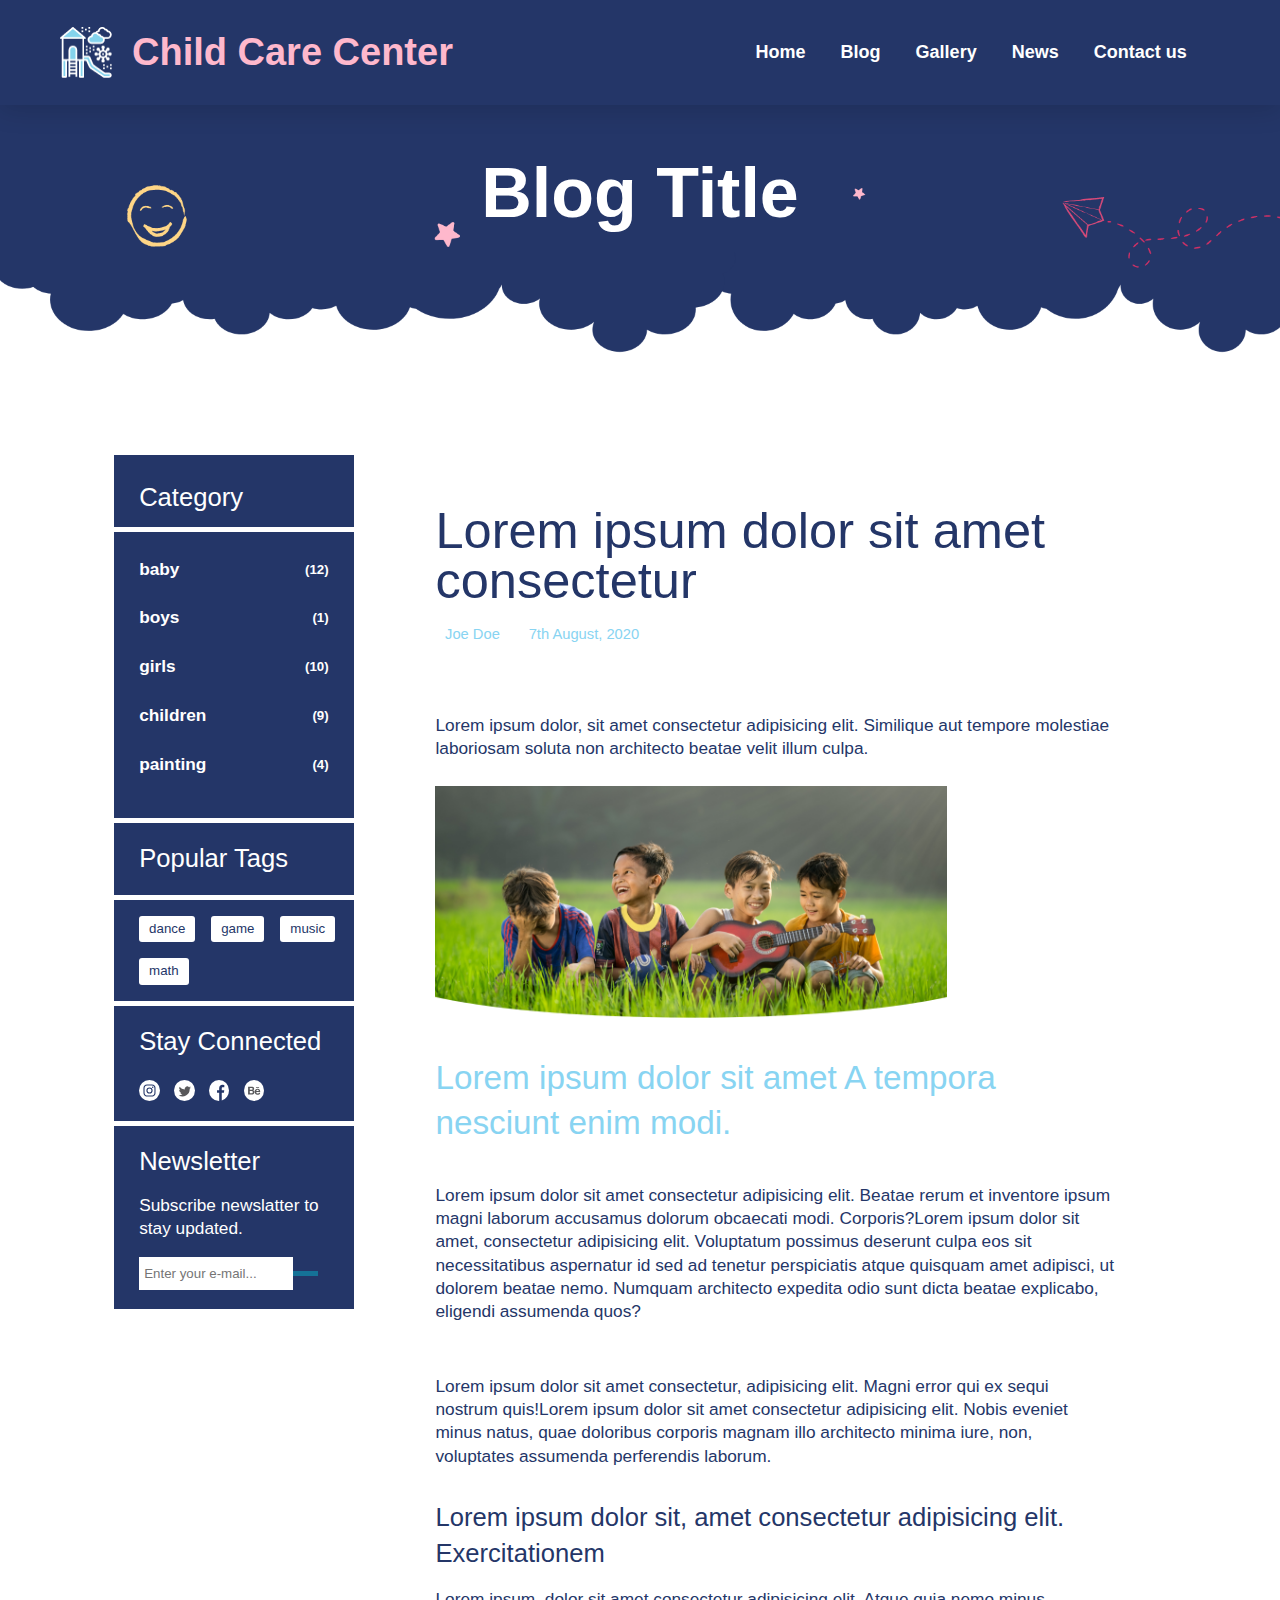
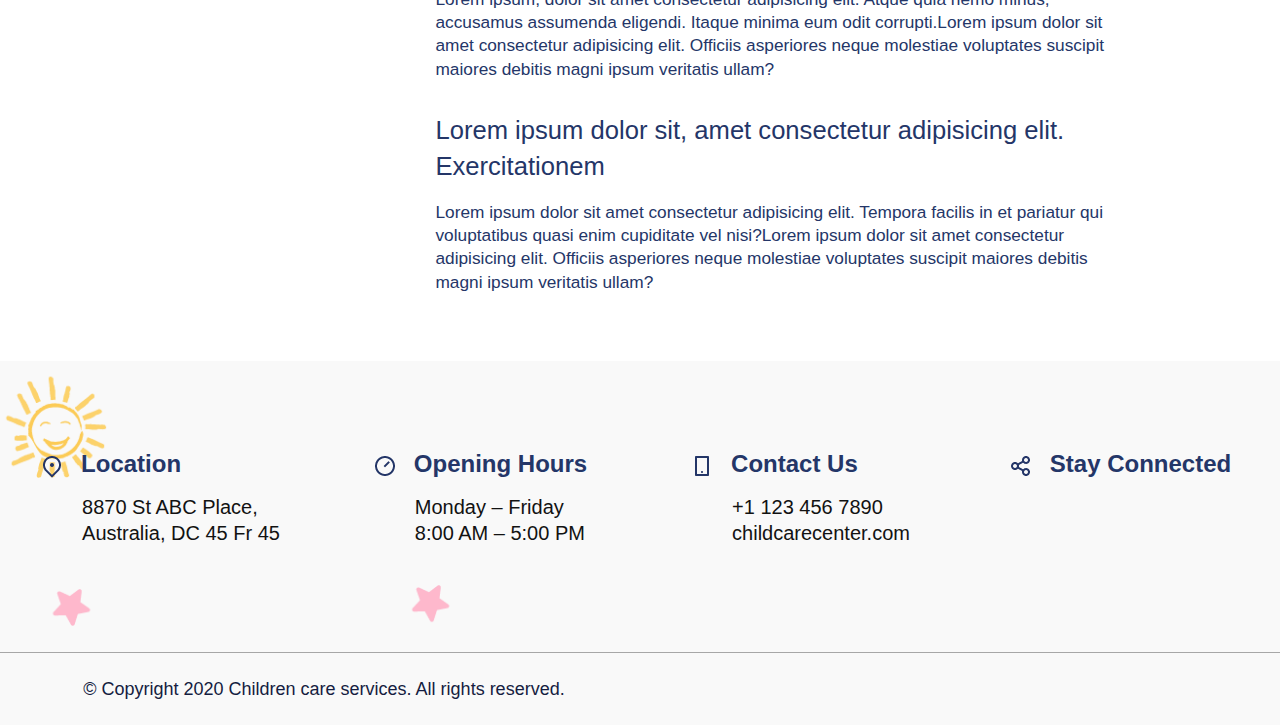
<file: blog_details.html>
<!DOCTYPE html>
<html>
<head>
    <meta charset='utf-8'>
    <meta http-equiv='X-UA-Compatible' content='IE=edge'>
    <title>Child Care Center</title>
    <meta name='viewport' content='width=device-width, initial-scale=1'>
    <link rel='stylesheet' type='text/css' media='screen' href='css/main.css'>
    <link rel="stylesheet" href="https://stackpath.bootstrapcdn.com/bootstrap/4.3.1/css/bootstrap.min.css" integrity="sha384-ggOyR0iXCbMQv3Xipma34MD+dH/1fQ784/j6cY/iJTQUOhcWr7x9JvoRxT2MZw1T" crossorigin="anonymous">
    <link rel="stylesheet" href="https://use.fontawesome.com/releases/v5.14.0/css/all.css" integrity="sha384-HzLeBuhoNPvSl5KYnjx0BT+WB0QEEqLprO+NBkkk5gbc67FTaL7XIGa2w1L0Xbgc" crossorigin="anonymous">
    <link href="https://fonts.googleapis.com/css2?family=Open+Sans:ital,wght@0,400;0,600;0,700;1,400&display=swap" rel="stylesheet"> 
</head>
<body>
    <!--HEADER-START-->
    <div id="header">
        <div id="header-bottom">
            <div class="container-fluid">
                <div class="row">
                    <div class="col-12">
                        <nav class="navbar navbar-expand-xl navbar-dark py-0 d-flex align-items-center">
                            <a class="navbar-brand" href="#home">
                                <img src="images/homepage/Group 591.png" class="d-inline-block align-center" alt="">
                                <span class="beside-logo-text">Child Care Center</span>
                            </a>
                            <button class="navbar-toggler" type="button" data-toggle="collapse" data-target="#navbarNav" aria-controls="navbarNav" aria-expanded="false" aria-label="Toggle navigation">
                                <span class="navbar-toggler-icon"></span>
                            </button>
                            <div class="collapse navbar-collapse" id="navbarNav">
                                <ul class="navbar-nav ml-auto">
                                    <li class="nav-item text-center">
                                        <a class="nav-link" href="index.html">Home</a>
                                    </li>
                                    <li class="nav-item  text-center">
                                        <a class="nav-link" href="blog.html">Blog</a>
                                    </li>
                                    <li class="nav-item text-center">
                                        <a class="nav-link" href="gallery.html">Gallery</a>
                                    </li>
                                    <li class="nav-item text-center">
                                        <a class="nav-link" href="news.html">News</a>
                                    </li>
                                    <li class="nav-item text-center">
                                        <a class="nav-link" href="contact.html">Contact us</a>
                                    </li>
                                    <li class="nav-item text-center d-flex justify-content-center align-items-center searchbox">
                                        <input type="text" class="searchbox_input" placeholder="Search...">
                                        <i class="fas fa-search"></i>
                                    </li>
                                </ul>
                            </div>
                        </nav>
                    </div>
                </div>
            </div>
        </div>
    </div>
    <!--HEADER-END-->

    <!--BLOG-DETAILS-SECTION-1 START-->
    <div id="blog-details-section-1">
        <div class="container-fluid">
            <div class="row">
                <div class="col-12">
                    <div class="blog-details-section-1-text">
                        <p>Blog Title</p>
                    </div>
                </div>
            </div>
        </div>
    </div>
    <!--BLOG-DETAILS-SECTION-1 END-->
    
    <!--BLOG-DETAILS-WRAPP START-->
    <div id="blog-details-wrapp">
        <div class="container-fluid">
            <div class="row flex-column-reverse flex-md-row">
                <div class="col-lg-3 col-md-4">
                    <div id="blog-details-wrapp-side-bar">
                        <div class="blog-details-wrapp-side-bar-section-1">
                            <p>Category</p>
                            <div class="blog-details-wrapp-side-bar-section-1-category-list">
                                <p><a href="#">baby</a><span>(12)</span></p>
                                <p><a href="#">boys</a><span>(1)</span></p>
                                <p><a href="#">girls</a><span>(10)</span></p>
                                <p><a href="#">children</a><span>(9)</span></p>
                                <p><a href="#">painting</a><span>(4)</span></p>
                            </div>
                        </div>
                        <div class="blog-details-wrapp-side-bar-section-2">
                            <p>Popular Tags</p>
                            <div class="blog-details-wrapp-side-bar-section-2-tags-list">
                                <p><a href="#">dance</a></p>
                                <p><a href="#">game</a></p>
                                <p><a href="#">music</a></p>
                                <p><a href="#">math</a></p>
                            </div>

                        </div>
                        <div class="blog-details-wrapp-side-bar-section-3">
                            <p>Stay Connected</p>
                            <div class="blog-details-wrapp-side-bar-section-3-links-list">
                                <a href="#"><img src="images/Mask Group 4.svg" alt=""></a>
                                <a href="#"><img src="images/Mask Group 5.svg" alt=""></a>
                                <a href="#"><img src="images/Mask Group 6.svg" alt=""></a>
                                <a href="#"><img src="images/Mask Group 7.svg" alt=""></a>
                            </div>
                        </div>
                        <div class="blog-details-wrapp-side-bar-section-4">
                            <p>Newsletter</p>
                            <p>Subscribe newslatter to stay updated.</p>
                            <form>
                                <input type="email" id="email" name="email" placeholder="Enter your e-mail...">
                                <button class="" type="submit"><i class="fas fa-envelope"></i></button>
                            </form>
                        </div>
                    </div>
                </div>
                <div class="col-lg-9 col-md-8">
                    <div id="blog-details-wrapp-main">
                        <div class="blog-details-main-section-1">
                            <p>Lorem ipsum dolor sit amet consectetur</p>
                            <div class="blog-details-main-section-1-publish-details">
                                <p><span><i class="far fa-user"></i></span>Joe Doe</p>
                                <p><span><i class="far fa-clock"></i></span>7th August, 2020</p>
                            </div>
                            <p>Lorem ipsum dolor, sit amet consectetur adipisicing elit. Similique aut tempore molestiae laboriosam soluta non architecto beatae velit illum culpa.</p>
                        </div>
                        <div class="blog-details-main-section-2">
                            <div class="blog-details-main-section-2-img-div">
                                <img src="images/blogpage/Subtraction 22.png" alt="">
                            </div>
                        </div>
                        <div class="blog-details-main-section-3">
                            <p>Lorem ipsum dolor sit amet A tempora nesciunt enim modi.</p>
                            <p>Lorem ipsum dolor sit amet consectetur adipisicing elit. Beatae rerum et inventore ipsum magni laborum accusamus dolorum obcaecati modi. Corporis?Lorem ipsum dolor sit amet, consectetur adipisicing elit. Voluptatum possimus deserunt culpa eos sit necessitatibus aspernatur id sed ad tenetur perspiciatis atque quisquam amet adipisci, ut dolorem beatae nemo. Numquam architecto expedita odio sunt dicta beatae explicabo, eligendi assumenda quos?</p>
                            <p>Lorem ipsum dolor sit amet consectetur, adipisicing elit. Magni error qui ex sequi nostrum quis!Lorem ipsum dolor sit amet consectetur adipisicing elit. Nobis eveniet minus natus, quae doloribus corporis magnam illo architecto minima iure, non, voluptates assumenda perferendis laborum.</p>
                        </div>
                        <div class="blog-details-main-section-4">
                            <p>Lorem ipsum dolor sit, amet consectetur adipisicing elit. Exercitationem</p>
                            <p>Lorem ipsum, dolor sit amet consectetur adipisicing elit. Atque quia nemo minus, accusamus assumenda eligendi. Itaque minima eum odit corrupti.Lorem ipsum dolor sit amet consectetur adipisicing elit. Officiis asperiores neque molestiae voluptates suscipit maiores debitis magni ipsum veritatis ullam?</p>
                        </div>
                        <div class="blog-details-main-section-5">
                            <p>Lorem ipsum dolor sit, amet consectetur adipisicing elit. Exercitationem</p>
                            <p>Lorem ipsum dolor sit amet consectetur adipisicing elit. Tempora facilis in et pariatur qui voluptatibus quasi enim cupiditate vel nisi?Lorem ipsum dolor sit amet consectetur adipisicing elit. Officiis asperiores neque molestiae voluptates suscipit maiores debitis magni ipsum veritatis ullam?</p>
                        </div>
                    </div>
                </div>
            </div>
        </div>
    </div>
    <!--BLOG-DETAILS-WRAPP END-->

    <!--FOOTER START-->
    <div id="footer">
        <div class="container-fluid">
            <div class="row">
                <div class="col-xl-3 col-md-4 col-sm-6 footer-card-col">
                    <div class="footer-card">
                        <p><span><img src="images/homepage/Group 484.png" alt=""></span>Location</p>
                        <p>8870 St ABC Place,<br> Australia, DC 45 Fr 45</p>
                    </div>
                </div>
                <div class="col-xl-3 col-md-4 col-sm-6 footer-card-col">
                    <div class="footer-card">
                        <p><span><img src="images/homepage/Group 485.png" alt=""></span>Opening Hours</p>
                        <p>Monday – Friday<br>8:00 AM – 5:00 PM</p>
                    </div>
                </div>
                <div class="col-xl-3 col-md-4 col-sm-6 footer-card-col">
                    <div class="footer-card">
                        <p><span><img src="images/homepage/Group 486.png" alt=""></span>Contact Us</p>
                        <p>+1 123 456 7890<br>childcarecenter.com</p>
                    </div>
                </div>
                <div class="col-xl-3 col-md-4 col-sm-6 footer-card-col">
                    <div class="footer-card">
                        <p><span><img src="images/homepage/Group 487.png" alt=""></span>Stay Connected</p>
                        <div class="footer-card-icons">
                            <i class="fab fa-facebook"></i>
                            <i class="fab fa-twitter"></i>
                            <i class="fab fa-instagram"></i>
                        </div>
                    </div>
                </div>
            </div>
            <div class="row">
                <div class="col-12 px-0">
                    <div class="footer-copy">
                        <p>&copy; Copyright 2020 Children care services. All rights reserved.</p>
                    </div>
                </div>
            </div>
        </div>
    </div>
    <!--FOOTER END-->
    
    
    <script src="https://code.jquery.com/jquery-3.3.1.slim.min.js" integrity="sha384-q8i/X+965DzO0rT7abK41JStQIAqVgRVzpbzo5smXKp4YfRvH+8abtTE1Pi6jizo" crossorigin="anonymous"></script>
    <script src="https://cdnjs.cloudflare.com/ajax/libs/popper.js/1.14.7/umd/popper.min.js" integrity="sha384-UO2eT0CpHqdSJQ6hJty5KVphtPhzWj9WO1clHTMGa3JDZwrnQq4sF86dIHNDz0W1" crossorigin="anonymous"></script>
    <script src="https://stackpath.bootstrapcdn.com/bootstrap/4.3.1/js/bootstrap.min.js" integrity="sha384-JjSmVgyd0p3pXB1rRibZUAYoIIy6OrQ6VrjIEaFf/nJGzIxFDsf4x0xIM+B07jRM" crossorigin="anonymous"></script>
    <script src='js/main.js'></script>
</body>
</html>
</file>
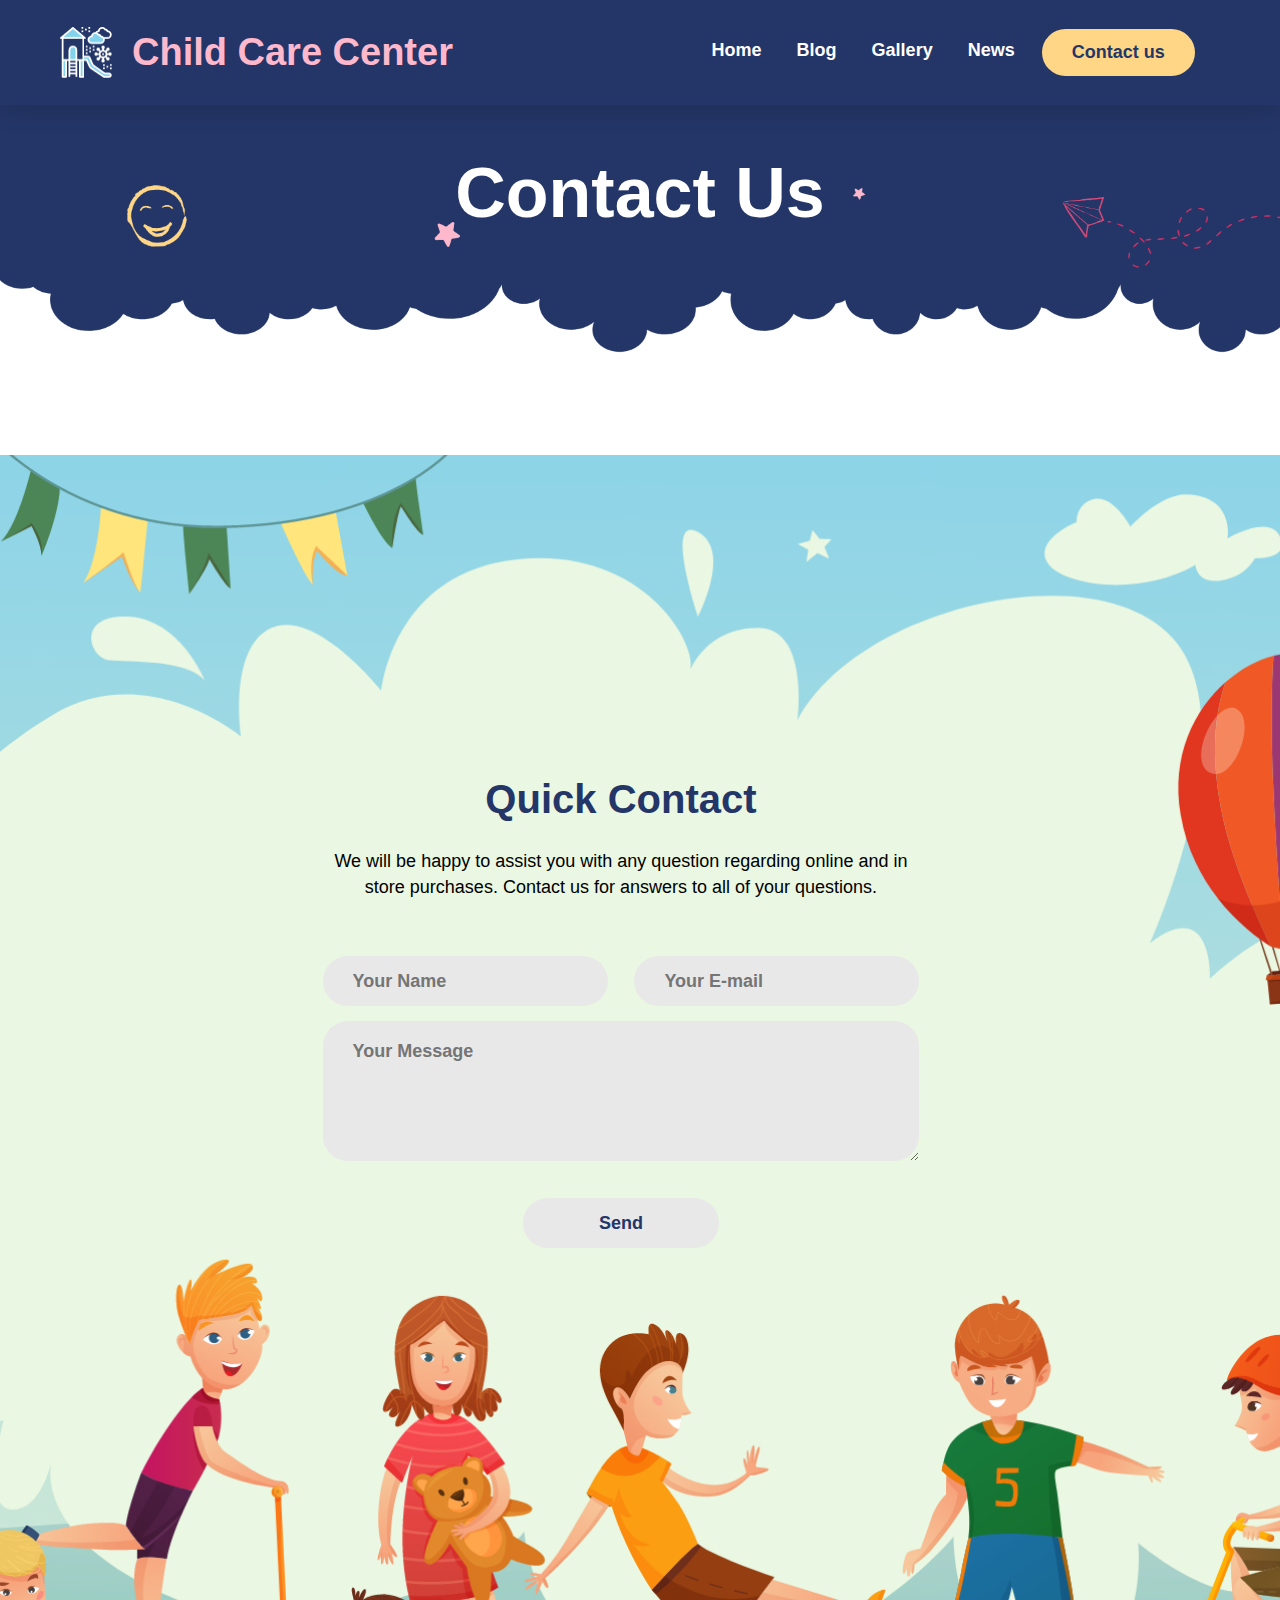
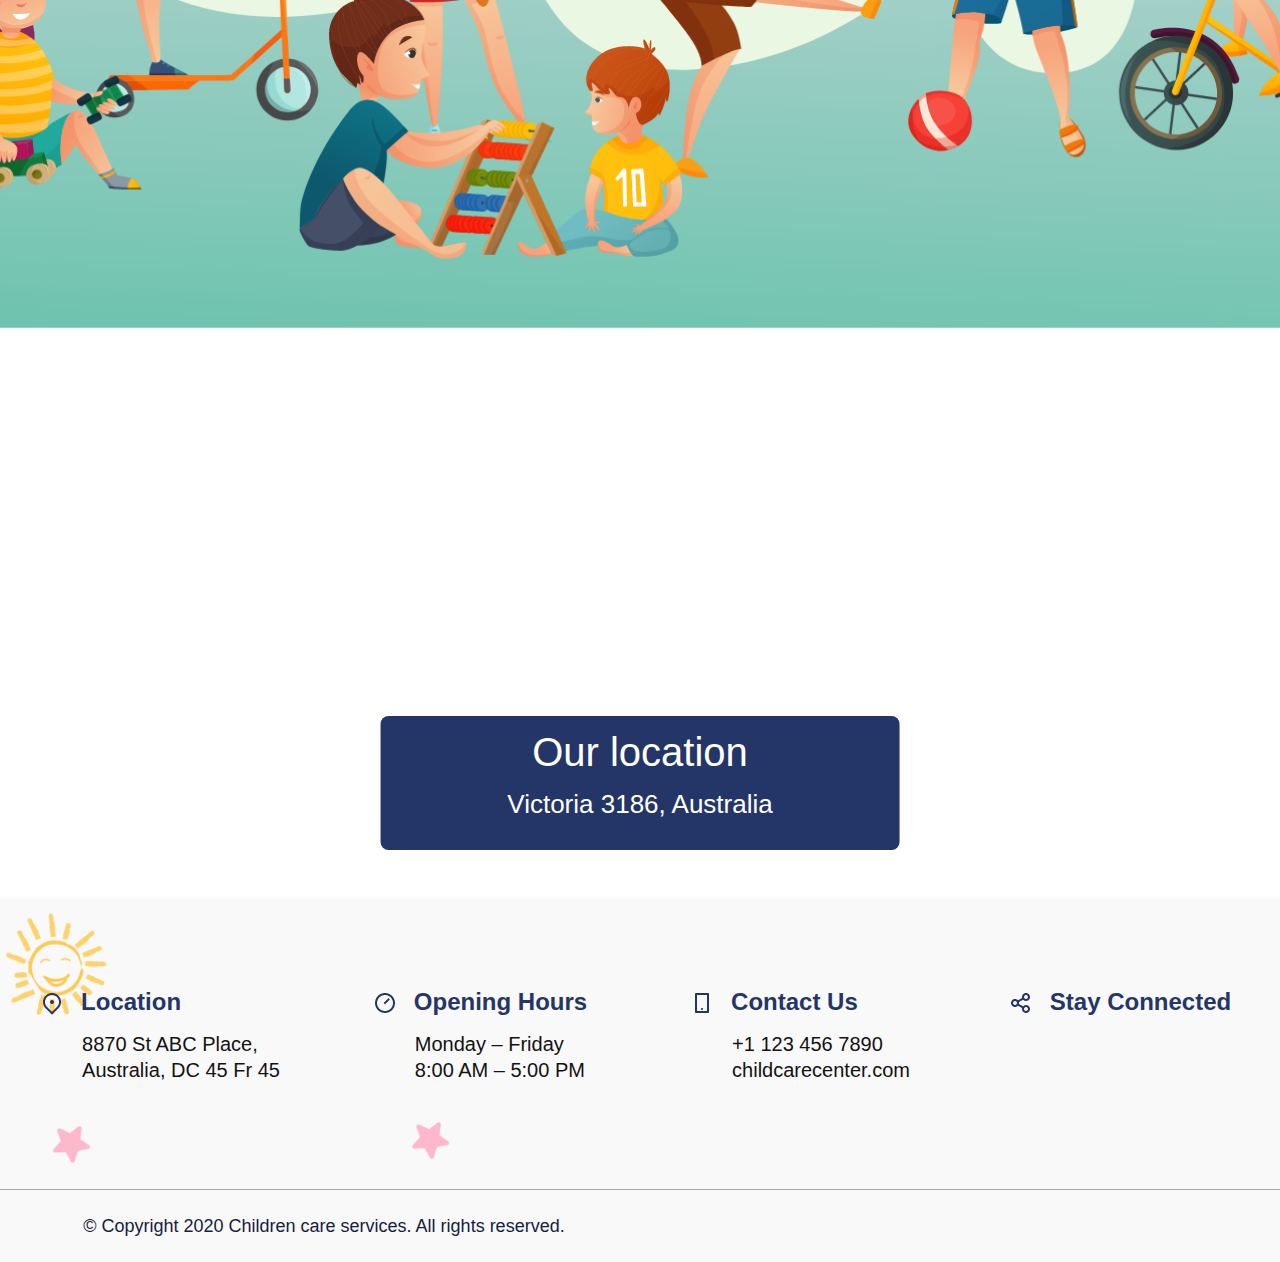
<file: contact.html>
<!DOCTYPE html>
<html>
<head>
    <meta charset='utf-8'>
    <meta http-equiv='X-UA-Compatible' content='IE=edge'>
    <title>Child Care Center</title>
    <meta name='viewport' content='width=device-width, initial-scale=1'>
    <link rel='stylesheet' type='text/css' media='screen' href='css/main.css'>
    <link rel="stylesheet" href="https://stackpath.bootstrapcdn.com/bootstrap/4.3.1/css/bootstrap.min.css" integrity="sha384-ggOyR0iXCbMQv3Xipma34MD+dH/1fQ784/j6cY/iJTQUOhcWr7x9JvoRxT2MZw1T" crossorigin="anonymous">
    <link rel="stylesheet" href="https://use.fontawesome.com/releases/v5.14.0/css/all.css" integrity="sha384-HzLeBuhoNPvSl5KYnjx0BT+WB0QEEqLprO+NBkkk5gbc67FTaL7XIGa2w1L0Xbgc" crossorigin="anonymous">
    <link href="https://fonts.googleapis.com/css2?family=Open+Sans:ital,wght@0,400;0,600;0,700;1,400&display=swap" rel="stylesheet"> 
</head>
<body>
    <!--HEADER-START-->
    <div id="header">
        <div id="header-bottom">
            <div class="container-fluid">
                <div class="row">
                    <div class="col-12">
                        <nav class="navbar navbar-expand-xl navbar-dark py-0 d-flex align-items-center">
                            <a class="navbar-brand" href="#home">
                                <img src="images/homepage/Group 591.png" class="d-inline-block align-center" alt="">
                                <span class="beside-logo-text">Child Care Center</span>
                            </a>
                            <button class="navbar-toggler" type="button" data-toggle="collapse" data-target="#navbarNav" aria-controls="navbarNav" aria-expanded="false" aria-label="Toggle navigation">
                                <span class="navbar-toggler-icon"></span>
                            </button>
                            <div class="collapse navbar-collapse" id="navbarNav">
                                <ul class="navbar-nav ml-auto">
                                    <li class="nav-item text-center">
                                        <a class="nav-link" href="index.html">Home</a>
                                    </li>
                                    <li class="nav-item  text-center">
                                        <a class="nav-link" href="blog.html">Blog</a>
                                    </li>
                                    <li class="nav-item text-center">
                                        <a class="nav-link" href="gallery.html">Gallery</a>
                                    </li>
                                    <li class="nav-item text-center">
                                        <a class="nav-link" href="news.html">News</a>
                                    </li>
                                    <li class="nav-item text-center">
                                        <a class="nav-link active" href="contact.html">Contact us</a>
                                    </li>
                                    <li class="nav-item text-center d-flex justify-content-center align-items-center searchbox">
                                        <input type="text" class="searchbox_input" placeholder="Search...">
                                        <i class="fas fa-search"></i>
                                    </li>
                                </ul>
                            </div>
                        </nav>
                    </div>
                </div>
            </div>
        </div>
    </div>
    <!--HEADER-END-->

    <!--CONTACT-SECTION-1 START-->
    <div id="contact-section-1">
        <div class="container-fluid">
            <div class="row">
                <div class="col-12">
                    <div class="contact-section-1-text">
                        <p>Contact Us</p>
                    </div>
                </div>
            </div>
        </div>
    </div>
    <!--CONTACT-SECTION-1 END-->

    <!--CONTACT-SECTION-2 START-->
    <div id="contact-section-2">
        <div class="container">
            <div class="row">
                <div class="col-xl-7 col-lg-8 col-md-11 mx-auto">
                    <div class="contact-section-2-text">
                        <p>Quick Contact</p>
                        <p>We will be happy to assist you with any question regarding online and in store purchases. Contact us for answers to all of your questions.</p>
                    </div>
                </div>
                <div class="col-xl-7 col-lg-8 col-md-11 mx-auto">
                    <div class="contact-section-2-form">
                        <form>
                            <input type="text" name="name" placeholder="Your Name">
                            <input type="email" name="email" placeholder="Your E-mail">
                            <textarea name="textarea" placeholder="Your Message"></textarea>
                            <input type="submit" name="submit" value="Send">
                        </form>
                        
                    </div>
                </div>
            </div>
        </div>
    </div>
    <!--CONTACT-SECTION-2 END-->

    <!--CONTACT-SECTION-3 START-->
    <div id="contact-section-3">
        <div class="container-fluid">
            <div class="row">
                <div class="col-12 px-0">
                    <div class="contact-section-3-map">
                        <iframe src="https://www.google.com/maps/embed?pb=!1m18!1m12!1m3!1d25183.66911100112!2d144.97684737946483!3d-37.90802945305224!2m3!1f0!2f0!3f0!3m2!1i1024!2i768!4f13.1!3m3!1m2!1s0x6ad6692281478c97%3A0x5045675218cdd40!2zQnJpZ2h0b24g0JLQuNC60YLQvtGA0LjRmNCwIDMxODYsINCQ0YPRgdGC0YDQsNC70LjRmNCw!5e0!3m2!1ssr!2srs!4v1600188248104!5m2!1ssr!2srs" frameborder="0" style="border:0;" allowfullscreen="" aria-hidden="false" tabindex="0"></iframe>                    
                        <div class="contact-section-3-map-text">
                            <p>Our location</p>
                            <p>Victoria 3186, Australia</p>
                        </div>
                    </div>
                </div>
            </div>
        </div>
    </div>
    <!--CONTACT-SECTION-1 END-->

    <!--FOOTER START-->
    <div id="footer">
        <div class="container-fluid">
            <div class="row">
                <div class="col-xl-3 col-md-4 col-sm-6 footer-card-col">
                    <div class="footer-card">
                        <p><span><img src="images/homepage/Group 484.png" alt=""></span>Location</p>
                        <p>8870 St ABC Place,<br> Australia, DC 45 Fr 45</p>
                    </div>
                </div>
                <div class="col-xl-3 col-md-4 col-sm-6 footer-card-col">
                    <div class="footer-card">
                        <p><span><img src="images/homepage/Group 485.png" alt=""></span>Opening Hours</p>
                        <p>Monday – Friday<br>8:00 AM – 5:00 PM</p>
                    </div>
                </div>
                <div class="col-xl-3 col-md-4 col-sm-6 footer-card-col">
                    <div class="footer-card">
                        <p><span><img src="images/homepage/Group 486.png" alt=""></span>Contact Us</p>
                        <p>+1 123 456 7890<br>childcarecenter.com</p>
                    </div>
                </div>
                <div class="col-xl-3 col-md-4 col-sm-6 footer-card-col">
                    <div class="footer-card">
                        <p><span><img src="images/homepage/Group 487.png" alt=""></span>Stay Connected</p>
                        <div class="footer-card-icons">
                            <i class="fab fa-facebook"></i>
                            <i class="fab fa-twitter"></i>
                            <i class="fab fa-instagram"></i>
                        </div>
                    </div>
                </div>
            </div>
            <div class="row">
                <div class="col-12 px-0">
                    <div class="footer-copy">
                        <p>&copy; Copyright 2020 Children care services. All rights reserved.</p>
                    </div>
                </div>
            </div>
        </div>
    </div>
    <!--FOOTER END-->
    
    
    <script src="https://code.jquery.com/jquery-3.3.1.slim.min.js" integrity="sha384-q8i/X+965DzO0rT7abK41JStQIAqVgRVzpbzo5smXKp4YfRvH+8abtTE1Pi6jizo" crossorigin="anonymous"></script>
    <script src="https://cdnjs.cloudflare.com/ajax/libs/popper.js/1.14.7/umd/popper.min.js" integrity="sha384-UO2eT0CpHqdSJQ6hJty5KVphtPhzWj9WO1clHTMGa3JDZwrnQq4sF86dIHNDz0W1" crossorigin="anonymous"></script>
    <script src="https://stackpath.bootstrapcdn.com/bootstrap/4.3.1/js/bootstrap.min.js" integrity="sha384-JjSmVgyd0p3pXB1rRibZUAYoIIy6OrQ6VrjIEaFf/nJGzIxFDsf4x0xIM+B07jRM" crossorigin="anonymous"></script>
    <script src='js/main.js'></script>
</body>
</html>
</file>
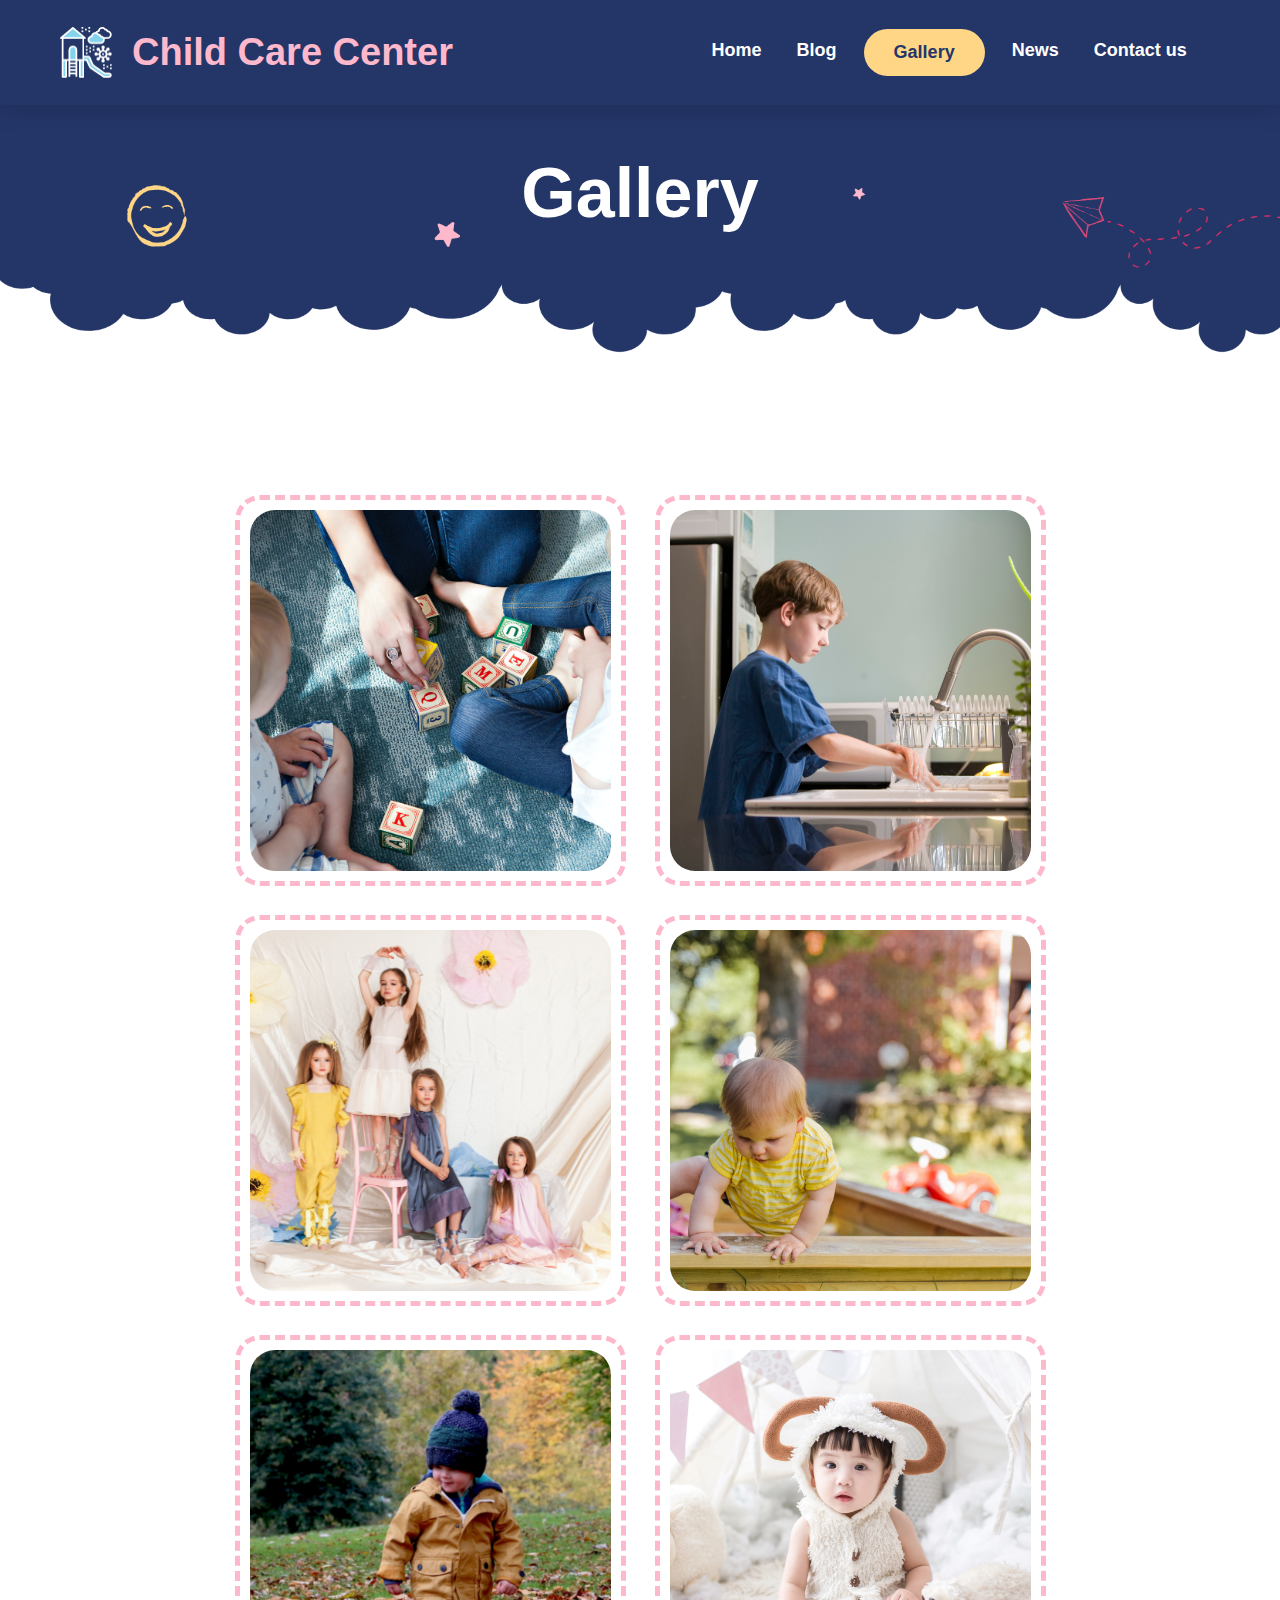
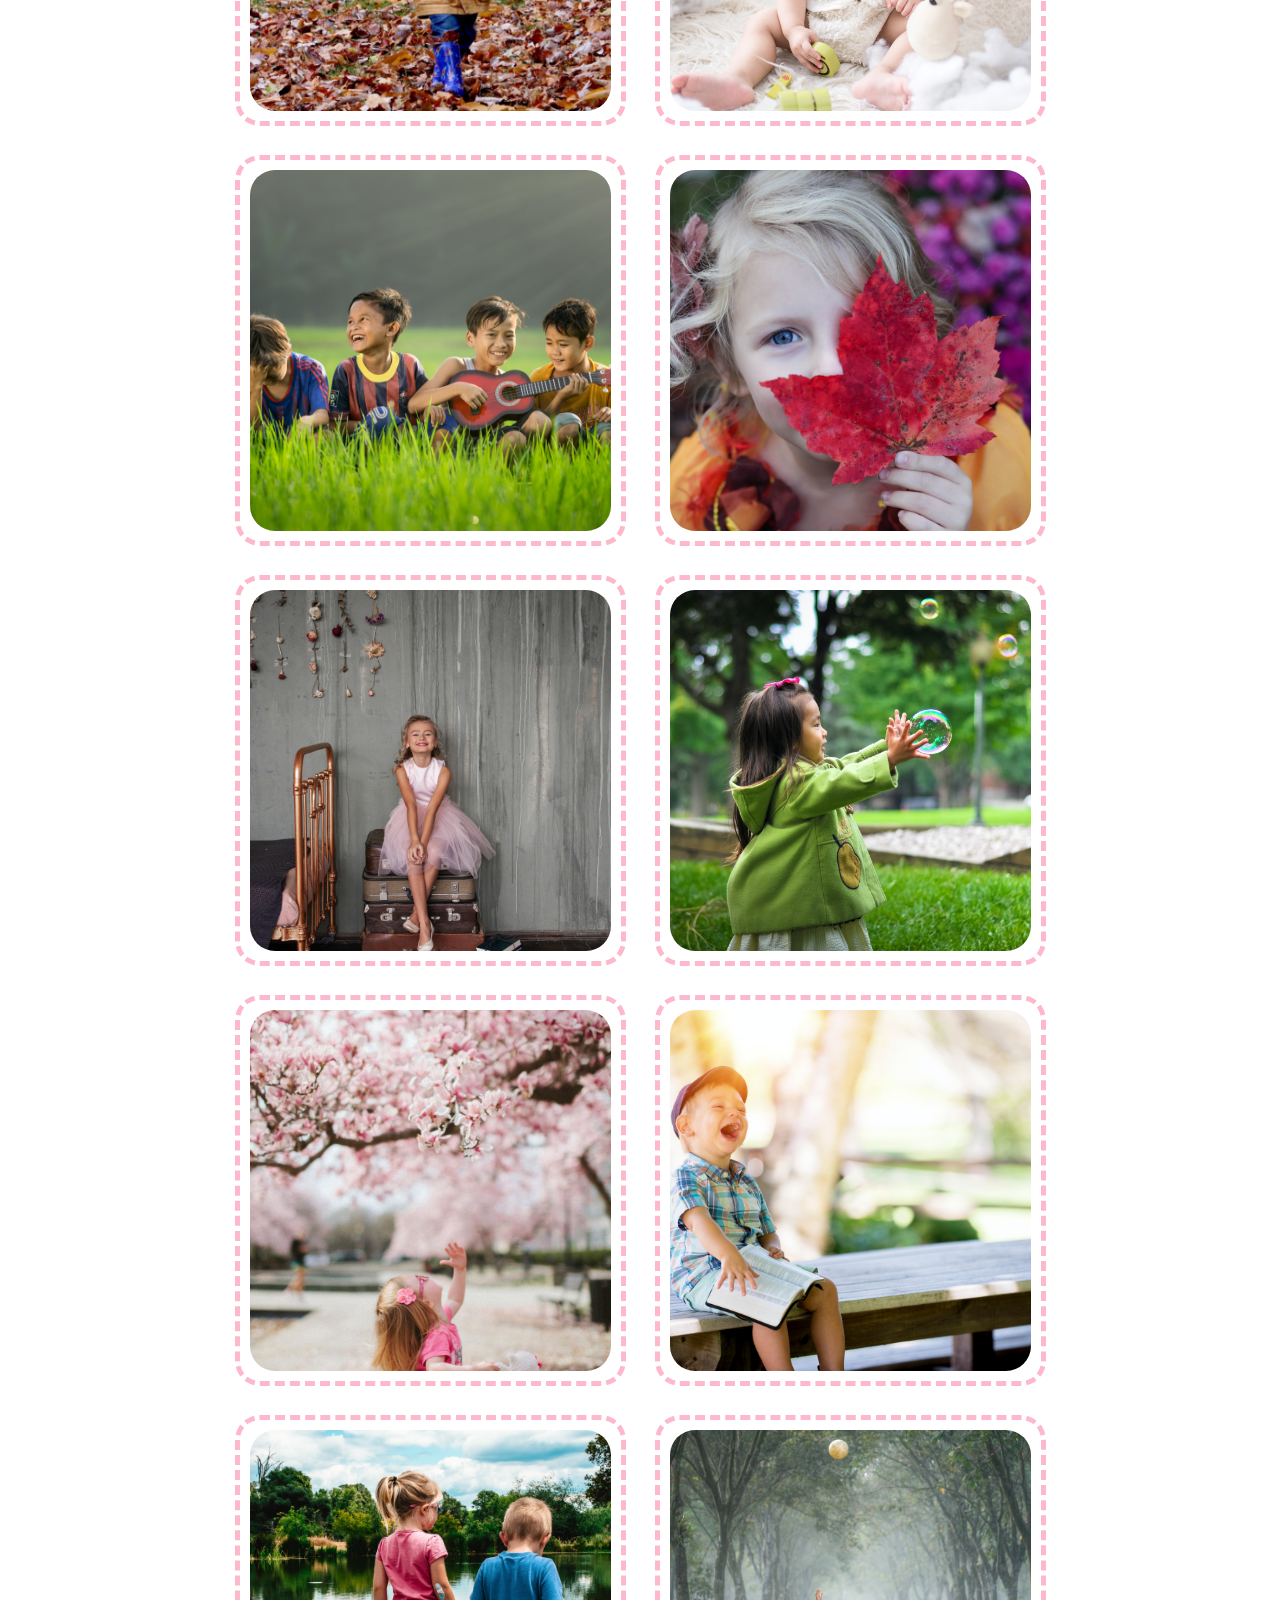
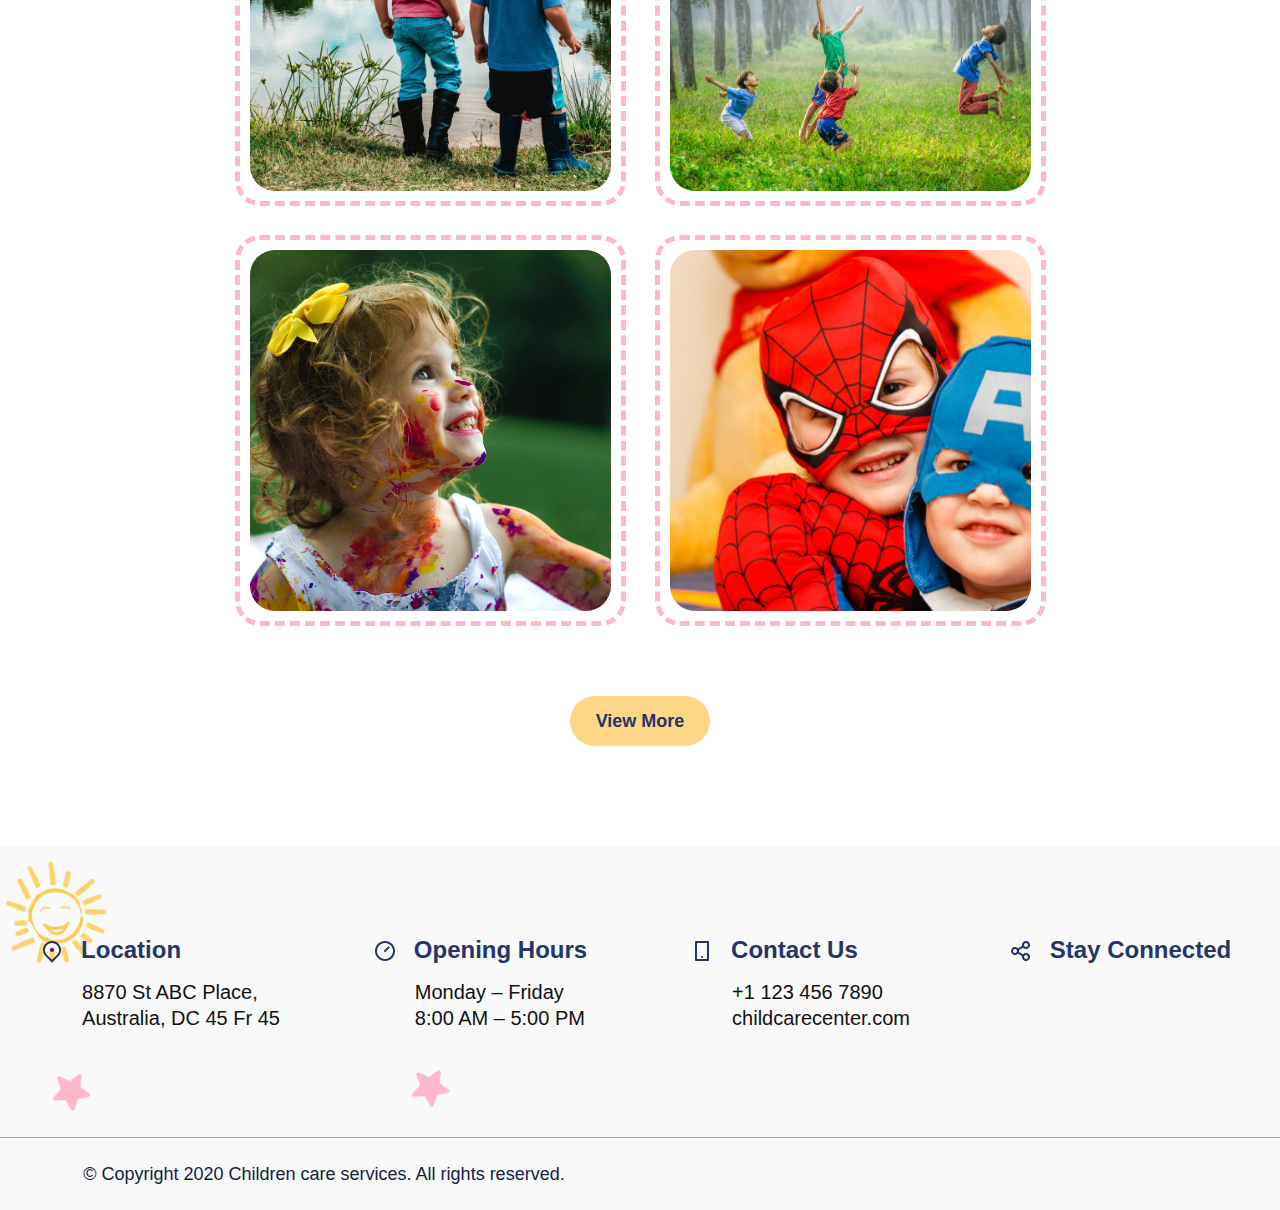
<file: gallery.html>
<!DOCTYPE html>
<html>
<head>
    <meta charset='utf-8'>
    <meta http-equiv='X-UA-Compatible' content='IE=edge'>
    <title>Child Care Center</title>
    <meta name='viewport' content='width=device-width, initial-scale=1'>
    <link rel='stylesheet' type='text/css' media='screen' href='css/main.css'>
    <link rel="stylesheet" href="https://stackpath.bootstrapcdn.com/bootstrap/4.3.1/css/bootstrap.min.css" integrity="sha384-ggOyR0iXCbMQv3Xipma34MD+dH/1fQ784/j6cY/iJTQUOhcWr7x9JvoRxT2MZw1T" crossorigin="anonymous">
    <link rel="stylesheet" href="https://use.fontawesome.com/releases/v5.14.0/css/all.css" integrity="sha384-HzLeBuhoNPvSl5KYnjx0BT+WB0QEEqLprO+NBkkk5gbc67FTaL7XIGa2w1L0Xbgc" crossorigin="anonymous">
    <link href="https://fonts.googleapis.com/css2?family=Open+Sans:ital,wght@0,400;0,600;0,700;1,400&display=swap" rel="stylesheet"> 
</head>
<body>
    <!--HEADER-START-->
    <div id="header">
        <div id="header-bottom">
            <div class="container-fluid">
                <div class="row">
                    <div class="col-12">
                        <nav class="navbar navbar-expand-xl navbar-dark py-0 d-flex align-items-center">
                            <a class="navbar-brand" href="#home">
                                <img src="images/homepage/Group 591.png" class="d-inline-block align-center" alt="">
                                <span class="beside-logo-text">Child Care Center</span>
                            </a>
                            <button class="navbar-toggler" type="button" data-toggle="collapse" data-target="#navbarNav" aria-controls="navbarNav" aria-expanded="false" aria-label="Toggle navigation">
                                <span class="navbar-toggler-icon"></span>
                            </button>
                            <div class="collapse navbar-collapse" id="navbarNav">
                                <ul class="navbar-nav ml-auto">
                                    <li class="nav-item text-center">
                                        <a class="nav-link" href="index.html">Home</a>
                                    </li>
                                    <li class="nav-item  text-center">
                                        <a class="nav-link" href="blog.html">Blog</a>
                                    </li>
                                    <li class="nav-item text-center">
                                        <a class="nav-link active" href="gallery.html">Gallery</a>
                                    </li>
                                    <li class="nav-item text-center">
                                        <a class="nav-link" href="news.html">News</a>
                                    </li>
                                    <li class="nav-item text-center">
                                        <a class="nav-link" href="contact.html">Contact us</a>
                                    </li>
                                    <li class="nav-item text-center d-flex justify-content-center align-items-center searchbox">
                                        <input type="text" class="searchbox_input" placeholder="Search...">
                                        <i class="fas fa-search"></i>
                                    </li>
                                </ul>
                            </div>
                        </nav>
                    </div>
                </div>
            </div>
        </div>
    </div>
    <!--HEADER-END-->

    <!--GALLERY-SECTION-1 START-->
    <div id="gallery-section-1">
        <div class="container-fluid">
            <div class="row">
                <div class="col-12">
                    <div class="gallery-section-1-text">
                        <p>Gallery</p>
                    </div>
                </div>
            </div>
        </div>
    </div>
    <!--GALLERY-SECTION-1 END-->

    <!--HOME-SECTION-5 START-->
    <div id="gallery-section-2">
        <div class="container-fluid">
            <div class="row">
                <div class="col-12">
                    <div class="gallery-section-2-gallery">
                        <div class="gallery-section-2-gallery-img" id="1">
                            <div class="gallery-section-2-gallery-img-div">
                                <img src="images/gallerypage/marisa-howenstine-Cq9slNxV8YU-unsplash.png" alt="">
                                <div class="hover-div">
                                    <img src="images/homepage/Group 159.png" alt="">
                                </div>
                            </div>
                        </div>
                        <div class="gallery-section-2-gallery-img" id="2">
                            <div class="gallery-section-2-gallery-img-div">
                                <img src="images/gallerypage/cdc-aM8z29w0WTk-unsplash.png" alt="">
                                <div class="hover-div">
                                    <img src="images/homepage/Group 159.png" alt="">
                                </div>
                            </div>
                        </div>
                        <div class="gallery-section-2-gallery-img" id="3">
                            <div class="gallery-section-2-gallery-img-div">
                                <img src="images/gallerypage/anastasiya-pavlova-bsMaS0izP7E-unsplash.png" alt="">
                                <div class="hover-div">
                                    <img src="images/homepage/Group 159.png" alt="">
                                </div>
                            </div>
                        </div>
                        <div class="gallery-section-2-gallery-img" id="4">
                            <div class="gallery-section-2-gallery-img-div">
                                <img src="images/gallerypage/alexander-dummer-x4jRmkuDImo-unsplash.png" alt="">
                                <div class="hover-div">
                                    <img src="images/homepage/Group 159.png" alt="">
                                </div>
                            </div>
                        </div>
                        <div class="gallery-section-2-gallery-img" id="5">
                            <div class="gallery-section-2-gallery-img-div">
                                <img src="images/gallerypage/michael-podger-z_d21Hg7CF0-unsplash.png" alt="">
                                <div class="hover-div">
                                    <img src="images/homepage/Group 159.png" alt="">
                                </div>
                            </div>
                        </div>
                        <div class="gallery-section-2-gallery-img" id="6">
                            <div class="gallery-section-2-gallery-img-div">
                                <img src="images/gallerypage/suke-tran-lJiibL3SxPI-unsplash.png" alt="">
                                <div class="hover-div">
                                    <img src="images/homepage/Group 159.png" alt="">
                                </div>
                            </div>
                        </div>
                        <div class="gallery-section-2-gallery-img" id="7">
                            <div class="gallery-section-2-gallery-img-div">
                                <img src="images/gallerypage/robert-collins-lP_FbBkMn1c-unsplash.png" alt="">
                                <div class="hover-div">
                                    <img src="images/homepage/Group 159.png" alt="">
                                </div>
                            </div>
                        </div>
                        <div class="gallery-section-2-gallery-img" id="8">
                            <div class="gallery-section-2-gallery-img-div">
                                <img src="images/gallerypage/gabby-orcutt-7E29j_4GBNI-unsplash.png" alt="">
                                <div class="hover-div">
                                    <img src="images/homepage/Group 159.png" alt="">
                                </div>
                            </div>
                        </div>
                        <div class="gallery-section-2-gallery-img" id="9">
                            <div class="gallery-section-2-gallery-img-div">
                                <img src="images/gallerypage/anastasiya-pavlova-htYMMW2fCYw-unsplash.png" alt="">
                                <div class="hover-div">
                                    <img src="images/homepage/Group 159.png" alt="">
                                </div>
                            </div>
                        </div>
                        <div class="gallery-section-2-gallery-img" id="10">
                            <div class="gallery-section-2-gallery-img-div">
                                <img src="images/gallerypage/leo-rivas-wtxcaDIdOCM-unsplash.png" alt="">
                                <div class="hover-div">
                                    <img src="images/homepage/Group 159.png" alt="">
                                </div>
                            </div>
                        </div>
                        <div class="gallery-section-2-gallery-img" id="11">
                            <div class="gallery-section-2-gallery-img-div">
                                <img src="images/gallerypage/karl-fredrickson-GEJxI_QRPwM-unsplash.png" alt="">
                                <div class="hover-div">
                                    <img src="images/homepage/Group 159.png" alt="">
                                </div>
                            </div>
                        </div>
                        <div class="gallery-section-2-gallery-img" id="12">
                            <div class="gallery-section-2-gallery-img-div">
                                <img src="images/gallerypage/ben-white-4K2lIP0zc_k-unsplash.png" alt="">
                                <div class="hover-div">
                                    <img src="images/homepage/Group 159.png" alt="">
                                </div>
                            </div>
                        </div>
                        <div class="gallery-section-2-gallery-img" id="13">
                            <div class="gallery-section-2-gallery-img-div">
                                <img src="images/gallerypage/meritt-thomas-pwCJWny66aI-unsplash.png" alt="">
                                <div class="hover-div">
                                    <img src="images/homepage/Group 159.png" alt="">
                                </div>
                            </div>
                        </div>
                        <div class="gallery-section-2-gallery-img" id="14">
                            <div class="gallery-section-2-gallery-img-div">
                                <img src="images/gallerypage/robert-collins-tvc5imO5pXk-unsplash.png" alt="">
                                <div class="hover-div">
                                    <img src="images/homepage/Group 159.png" alt="">
                                </div>
                            </div>
                        </div>
                        <div class="gallery-section-2-gallery-img" id="15">
                            <div class="gallery-section-2-gallery-img-div">
                                <img src="images/gallerypage/senjuti-kundu-JfolIjRnveY-unsplash.png" alt="">
                                <div class="hover-div">
                                    <img src="images/homepage/Group 159.png" alt="">
                                </div>
                            </div>
                        </div>
                        <div class="gallery-section-2-gallery-img" id="16">
                            <div class="gallery-section-2-gallery-img-div">
                                <img src="images/gallerypage/steven-libralon-Do1GQljlNk8-unsplash.png" alt="">
                                <div class="hover-div">
                                    <img src="images/homepage/Group 159.png" alt="">
                                </div>
                            </div>
                        </div>
                        
                    </div>
                </div>
            </div>
            <div class="row">
                <div class="col-12">
                    <div class="gallery-section-2-more-btn">
                        <a href="#">View More</a>
                    </div>
                </div>
            </div>
        </div>
    </div>
    <div class="gallery-section-gallery-big">
        <div class="exit-btn">
            <i class="far fa-times-circle"></i>
        </div>
        <div class="gallery-section-gallery-big-img">
            <i class="fas fa-chevron-left left"></i>
            <img src="images/homepage/BG.png" alt="">
            <i class="fas fa-chevron-right right"></i>
        </div>
    </div>
    <!--GALLERY-SECTION-2 END-->

    <!--FOOTER START-->
    <div id="footer">
        <div class="container-fluid">
            <div class="row">
                <div class="col-xl-3 col-md-4 col-sm-6 footer-card-col">
                    <div class="footer-card">
                        <p><span><img src="images/homepage/Group 484.png" alt=""></span>Location</p>
                        <p>8870 St ABC Place,<br> Australia, DC 45 Fr 45</p>
                    </div>
                </div>
                <div class="col-xl-3 col-md-4 col-sm-6 footer-card-col">
                    <div class="footer-card">
                        <p><span><img src="images/homepage/Group 485.png" alt=""></span>Opening Hours</p>
                        <p>Monday – Friday<br>8:00 AM – 5:00 PM</p>
                    </div>
                </div>
                <div class="col-xl-3 col-md-4 col-sm-6 footer-card-col">
                    <div class="footer-card">
                        <p><span><img src="images/homepage/Group 486.png" alt=""></span>Contact Us</p>
                        <p>+1 123 456 7890<br>childcarecenter.com</p>
                    </div>
                </div>
                <div class="col-xl-3 col-md-4 col-sm-6 footer-card-col">
                    <div class="footer-card">
                        <p><span><img src="images/homepage/Group 487.png" alt=""></span>Stay Connected</p>
                        <div class="footer-card-icons">
                            <i class="fab fa-facebook"></i>
                            <i class="fab fa-twitter"></i>
                            <i class="fab fa-instagram"></i>
                        </div>
                    </div>
                </div>
            </div>
            <div class="row">
                <div class="col-12 px-0">
                    <div class="footer-copy">
                        <p>&copy; Copyright 2020 Children care services. All rights reserved.</p>
                    </div>
                </div>
            </div>
        </div>
    </div>
    <!--FOOTER END-->
    
    
    <script src="https://code.jquery.com/jquery-3.3.1.slim.min.js" integrity="sha384-q8i/X+965DzO0rT7abK41JStQIAqVgRVzpbzo5smXKp4YfRvH+8abtTE1Pi6jizo" crossorigin="anonymous"></script>
    <script src="https://cdnjs.cloudflare.com/ajax/libs/popper.js/1.14.7/umd/popper.min.js" integrity="sha384-UO2eT0CpHqdSJQ6hJty5KVphtPhzWj9WO1clHTMGa3JDZwrnQq4sF86dIHNDz0W1" crossorigin="anonymous"></script>
    <script src="https://stackpath.bootstrapcdn.com/bootstrap/4.3.1/js/bootstrap.min.js" integrity="sha384-JjSmVgyd0p3pXB1rRibZUAYoIIy6OrQ6VrjIEaFf/nJGzIxFDsf4x0xIM+B07jRM" crossorigin="anonymous"></script>
    <script src='js/gallery.js'></script>
</body>
</html>
</file>
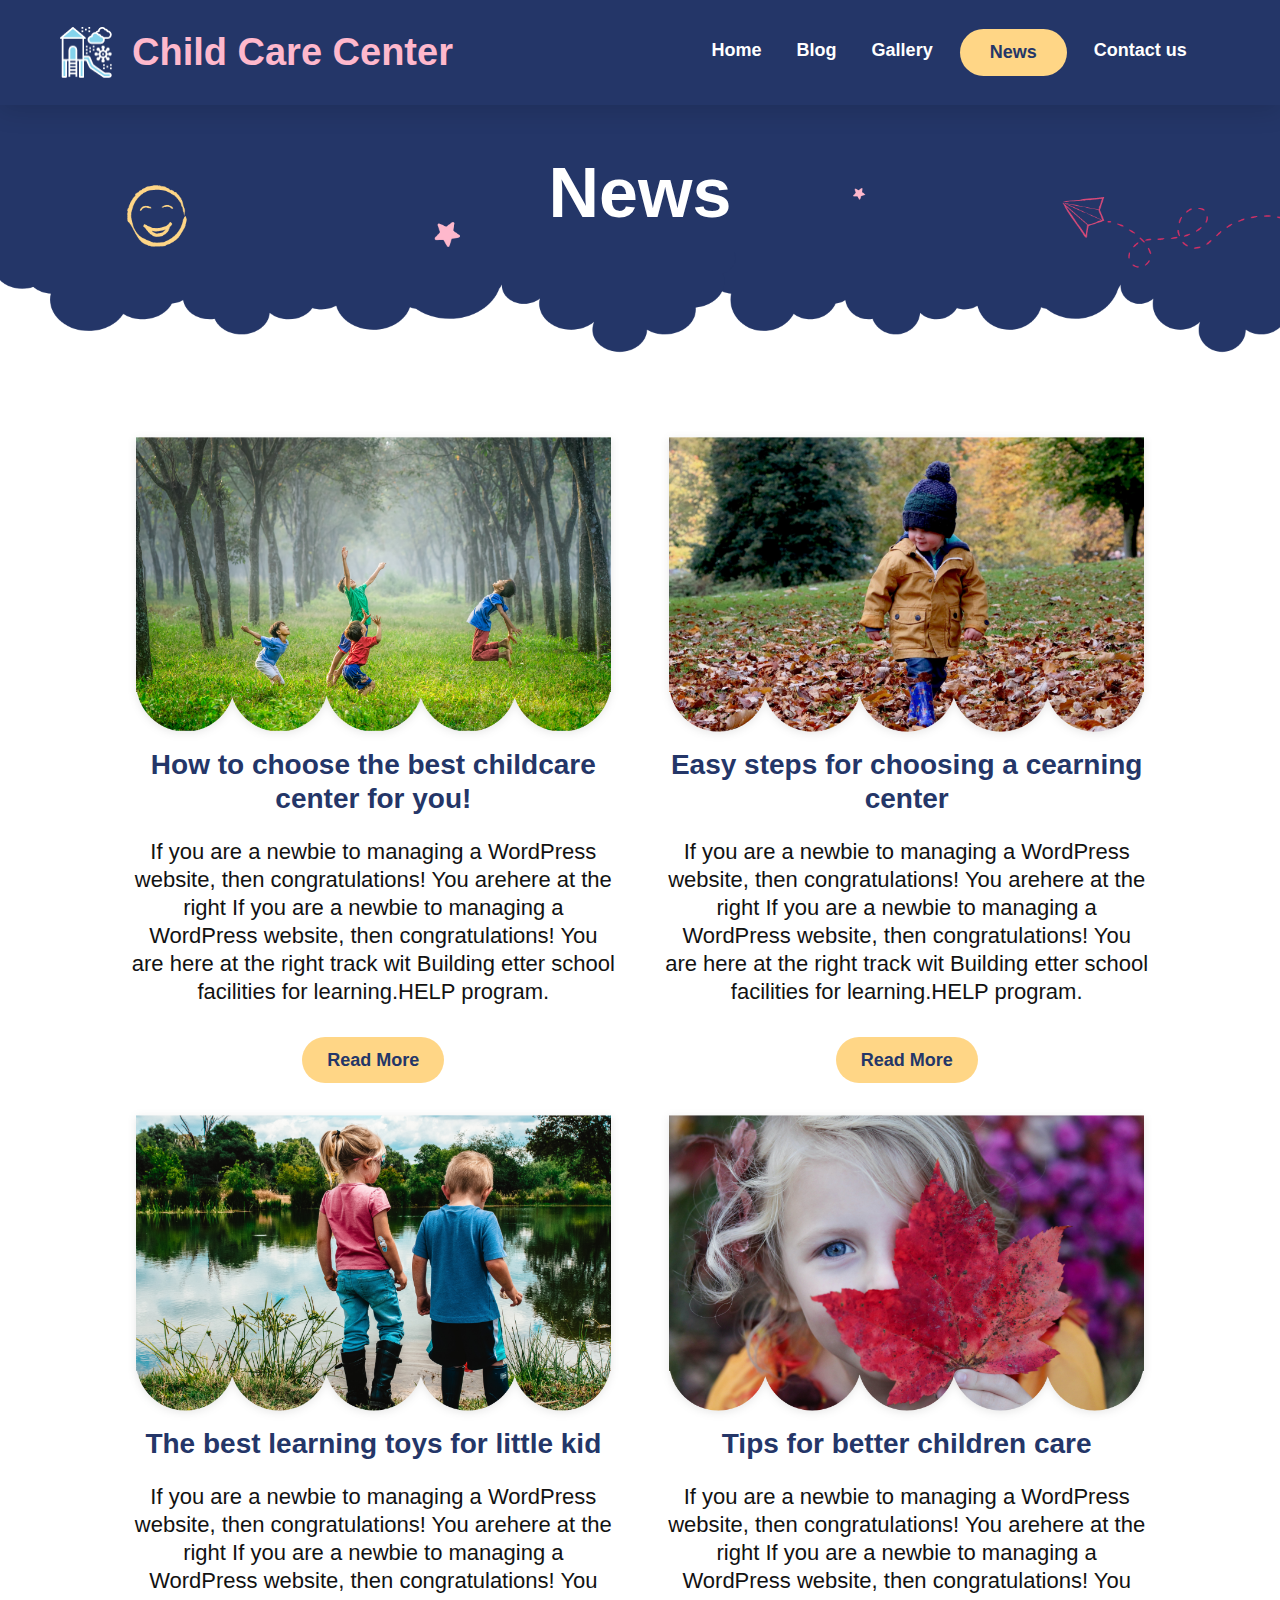
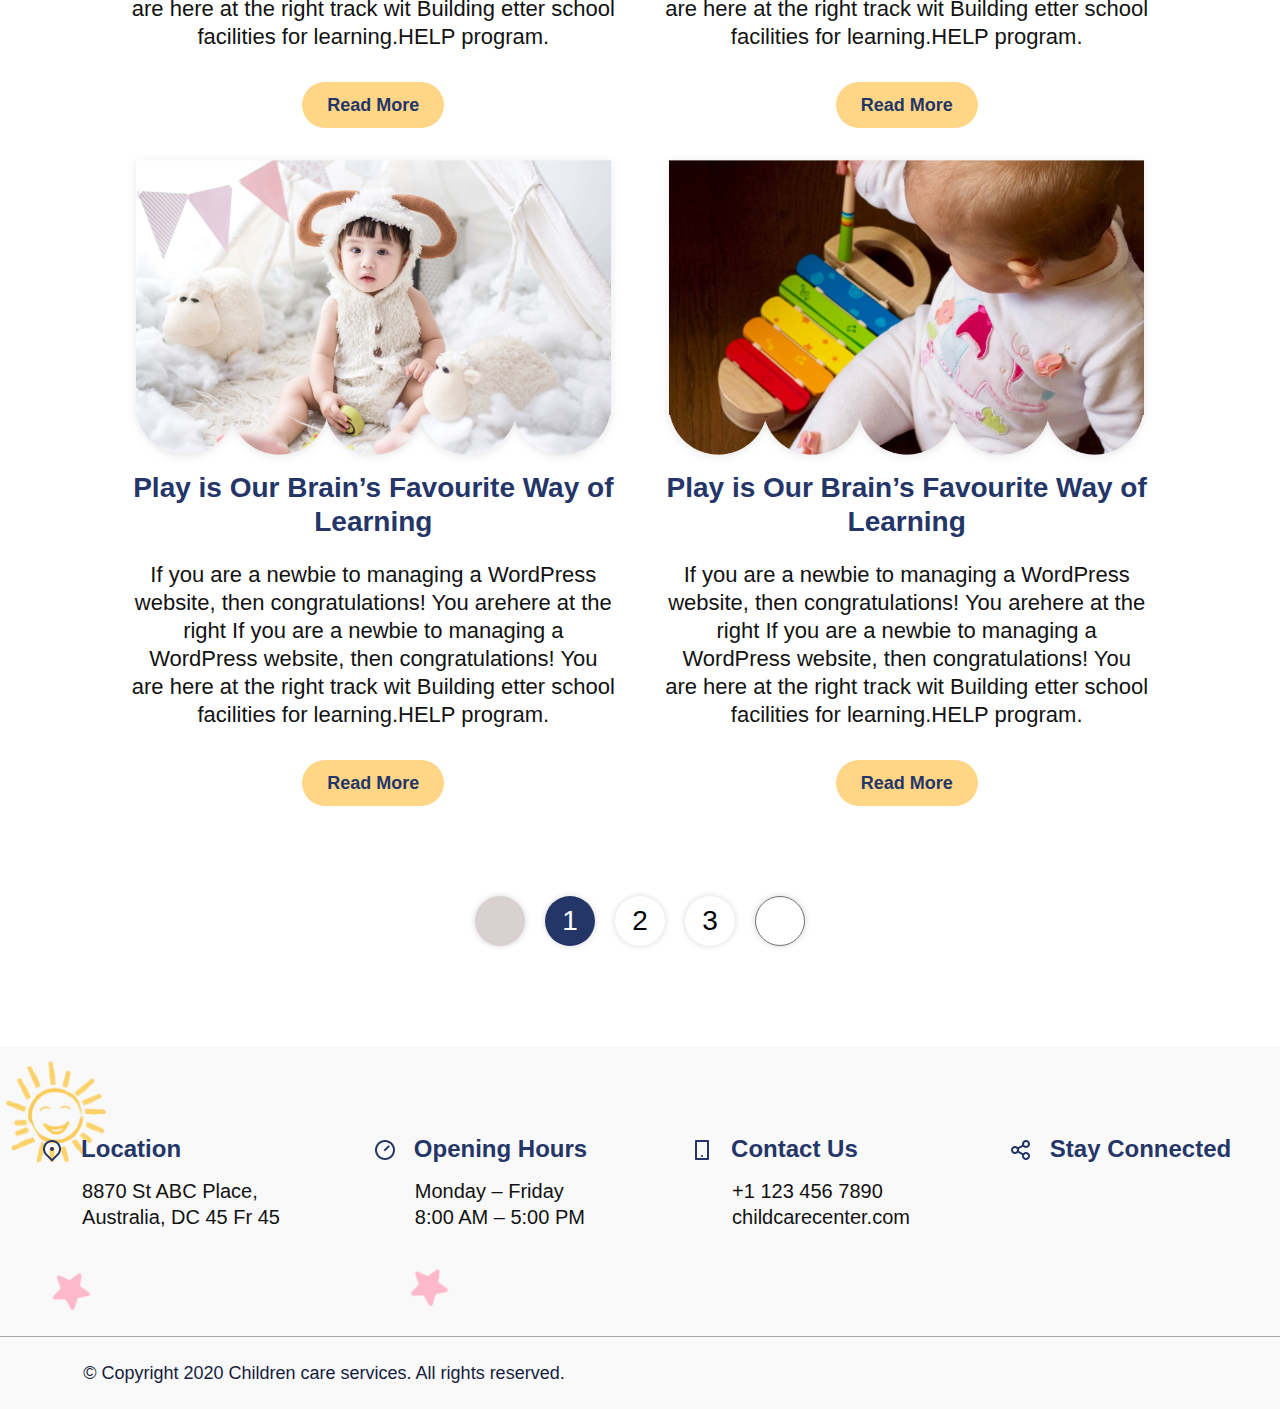
<file: news.html>
<!DOCTYPE html>
<html>
<head>
    <meta charset='utf-8'>
    <meta http-equiv='X-UA-Compatible' content='IE=edge'>
    <title>Child Care Center</title>
    <meta name='viewport' content='width=device-width, initial-scale=1'>
    <link rel='stylesheet' type='text/css' media='screen' href='css/main.css'>
    <link rel="stylesheet" href="https://stackpath.bootstrapcdn.com/bootstrap/4.3.1/css/bootstrap.min.css" integrity="sha384-ggOyR0iXCbMQv3Xipma34MD+dH/1fQ784/j6cY/iJTQUOhcWr7x9JvoRxT2MZw1T" crossorigin="anonymous">
    <link rel="stylesheet" href="https://use.fontawesome.com/releases/v5.14.0/css/all.css" integrity="sha384-HzLeBuhoNPvSl5KYnjx0BT+WB0QEEqLprO+NBkkk5gbc67FTaL7XIGa2w1L0Xbgc" crossorigin="anonymous">
    <link href="https://fonts.googleapis.com/css2?family=Open+Sans:ital,wght@0,400;0,600;0,700;1,400&display=swap" rel="stylesheet"> 
</head>
<body>
    <!--HEADER-START-->
    <div id="header">
        <div id="header-bottom">
            <div class="container-fluid">
                <div class="row">
                    <div class="col-12">
                        <nav class="navbar navbar-expand-xl navbar-dark py-0 d-flex align-items-center">
                            <a class="navbar-brand" href="#home">
                                <img src="images/homepage/Group 591.png" class="d-inline-block align-center" alt="">
                                <span class="beside-logo-text">Child Care Center</span>
                            </a>
                            <button class="navbar-toggler" type="button" data-toggle="collapse" data-target="#navbarNav" aria-controls="navbarNav" aria-expanded="false" aria-label="Toggle navigation">
                                <span class="navbar-toggler-icon"></span>
                            </button>
                            <div class="collapse navbar-collapse" id="navbarNav">
                                <ul class="navbar-nav ml-auto">
                                    <li class="nav-item text-center">
                                        <a class="nav-link" href="index.html">Home</a>
                                    </li>
                                    <li class="nav-item  text-center">
                                        <a class="nav-link" href="blog.html">Blog</a>
                                    </li>
                                    <li class="nav-item text-center">
                                        <a class="nav-link" href="gallery.html">Gallery</a>
                                    </li>
                                    <li class="nav-item text-center">
                                        <a class="nav-link active" href="news.html">News</a>
                                    </li>
                                    <li class="nav-item text-center">
                                        <a class="nav-link" href="contact.html">Contact us</a>
                                    </li>
                                    <li class="nav-item text-center d-flex justify-content-center align-items-center searchbox">
                                        <input type="text" class="searchbox_input" placeholder="Search...">
                                        <i class="fas fa-search"></i>
                                    </li>
                                </ul>
                            </div>
                        </nav>
                    </div>
                </div>
            </div>
        </div>
    </div>
    <!--HEADER-END-->

    <!--NEWS-SECTION-1 START-->
    <div id="news-section-1">
        <div class="container-fluid">
            <div class="row">
                <div class="col-12">
                    <div class="news-section-1-text">
                        <p>News</p>
                    </div>
                </div>
            </div>
        </div>
    </div>
    <!--NEWS-SECTION-1 END-->

    <!--NEWS-SECTION-2 START-->
    <div id="news-section-2">
        <div class="container-fluid">
            <div class="row justify-content-center">
                <div class="col-lg-5 col-md-8 col-sm-10">
                    <div class="news-secton-2-card">
                        <div class="news-secton-2-card-img">
                            <img class="img-fluid" src="images/newspage/Union 4.png" alt="">
                        </div>
                        <div class="news-secton-2-card-text">
                            <p>How to choose the best childcare center for you!</p>
                            <p>If you are a newbie to managing a WordPress website, then congratulations! You arehere at the right If you are a newbie to managing a WordPress website, then congratulations! You are here at the right track wit Building etter school facilities for learning.HELP program.</p>
                            <a href="news_details.html">Read More</a>
                        </div>
                    </div>
                </div>
                <div class="col-lg-5 col-md-8 col-sm-10">
                    <div class="news-secton-2-card">
                        <div class="news-secton-2-card-img">
                            <img class="img-fluid" src="images/newspage/Union 5.png" alt="">
                        </div>
                        <div class="news-secton-2-card-text">
                            <p>Easy steps for choosing a cearning center</p>
                            <p>If you are a newbie to managing a WordPress website, then congratulations! You arehere at the right If you are a newbie to managing a WordPress website, then congratulations! You are here at the right track wit Building etter school facilities for learning.HELP program.</p>
                            <a href="news_details.html">Read More</a>
                        </div>
                    </div>
                </div>
                <div class="col-lg-5 col-md-8 col-sm-10">
                    <div class="news-secton-2-card">
                        <div class="news-secton-2-card-img">
                            <img class="img-fluid" src="images/newspage/Union 6.png" alt="">
                        </div>
                        <div class="news-secton-2-card-text">
                            <p>The best learning toys for little kid</p>
                            <p>If you are a newbie to managing a WordPress website, then congratulations! You arehere at the right If you are a newbie to managing a WordPress website, then congratulations! You are here at the right track wit Building etter school facilities for learning.HELP program.</p>
                            <a href="news_details.html">Read More</a>
                        </div>
                    </div>
                </div>
                <div class="col-lg-5 col-md-8 col-sm-10">
                    <div class="news-secton-2-card">
                        <div class="news-secton-2-card-img">
                            <img class="img-fluid" src="images/newspage/Union 7.png" alt="">
                        </div>
                        <div class="news-secton-2-card-text">
                            <p>Tips for better children care</p>
                            <p>If you are a newbie to managing a WordPress website, then congratulations! You arehere at the right If you are a newbie to managing a WordPress website, then congratulations! You are here at the right track wit Building etter school facilities for learning.HELP program.</p>
                            <a href="news_details.html">Read More</a>
                        </div>
                    </div>
                </div>
                <div class="col-lg-5 col-md-8 col-sm-10">
                    <div class="news-secton-2-card">
                        <div class="news-secton-2-card-img">
                            <img class="img-fluid" src="images/newspage/Union 9.png" alt="">
                        </div>
                        <div class="news-secton-2-card-text">
                            <p>Play is Our Brain’s Favourite Way of Learning</p>
                            <p>If you are a newbie to managing a WordPress website, then congratulations! You arehere at the right If you are a newbie to managing a WordPress website, then congratulations! You are here at the right track wit Building etter school facilities for learning.HELP program.</p>
                            <a href="news_details.html">Read More</a>
                        </div>
                    </div>
                </div>
                <div class="col-lg-5 col-md-8 col-sm-10">
                    <div class="news-secton-2-card">
                        <div class="news-secton-2-card-img">
                            <img class="img-fluid" src="images/newspage/Union 8.png" alt="">
                        </div>
                        <div class="news-secton-2-card-text">
                            <p>Play is Our Brain’s Favourite Way of Learning</p>
                            <p>If you are a newbie to managing a WordPress website, then congratulations! You arehere at the right If you are a newbie to managing a WordPress website, then congratulations! You are here at the right track wit Building etter school facilities for learning.HELP program.</p>
                            <a href="news_details.html">Read More</a>
                        </div>
                    </div>
                </div>
            </div>
            <div class="row">
                <div class="col-12">
                    <div class="news-section-2-pagination">
                        <div class="news-section-2-pagination-arrow-left deactive">
                            <i class="fas fa-chevron-left"></i>
                        </div>
                        <div class="news-section-2-pagination-numbers">
                            <div class="news-section-2-pagination-number active">
                                1
                            </div>
                            <div class="news-section-2-pagination-number">
                                2
                            </div>
                            <div class="news-section-2-pagination-number">
                                3
                            </div>
                        </div>
                        <div class="news-section-2-pagination-arrow-right">
                            <i class="fas fa-chevron-right"></i>
                        </div>
                    </div>
                </div>
            </div>
        </div>
    </div>
    <!--NEWS-SECTION-2 END-->

    <!--FOOTER START-->
    <div id="footer">
        <div class="container-fluid">
            <div class="row">
                <div class="col-xl-3 col-md-4 col-sm-6 footer-card-col">
                    <div class="footer-card">
                        <p><span><img src="images/homepage/Group 484.png" alt=""></span>Location</p>
                        <p>8870 St ABC Place,<br> Australia, DC 45 Fr 45</p>
                    </div>
                </div>
                <div class="col-xl-3 col-md-4 col-sm-6 footer-card-col">
                    <div class="footer-card">
                        <p><span><img src="images/homepage/Group 485.png" alt=""></span>Opening Hours</p>
                        <p>Monday – Friday<br>8:00 AM – 5:00 PM</p>
                    </div>
                </div>
                <div class="col-xl-3 col-md-4 col-sm-6 footer-card-col">
                    <div class="footer-card">
                        <p><span><img src="images/homepage/Group 486.png" alt=""></span>Contact Us</p>
                        <p>+1 123 456 7890<br>childcarecenter.com</p>
                    </div>
                </div>
                <div class="col-xl-3 col-md-4 col-sm-6 footer-card-col">
                    <div class="footer-card">
                        <p><span><img src="images/homepage/Group 487.png" alt=""></span>Stay Connected</p>
                        <div class="footer-card-icons">
                            <i class="fab fa-facebook"></i>
                            <i class="fab fa-twitter"></i>
                            <i class="fab fa-instagram"></i>
                        </div>
                    </div>
                </div>
            </div>
            <div class="row">
                <div class="col-12 px-0">
                    <div class="footer-copy">
                        <p>&copy; Copyright 2020 Children care services. All rights reserved.</p>
                    </div>
                </div>
            </div>
        </div>
    </div>
    <!--FOOTER END-->
    
    
    <script src="https://code.jquery.com/jquery-3.3.1.slim.min.js" integrity="sha384-q8i/X+965DzO0rT7abK41JStQIAqVgRVzpbzo5smXKp4YfRvH+8abtTE1Pi6jizo" crossorigin="anonymous"></script>
    <script src="https://cdnjs.cloudflare.com/ajax/libs/popper.js/1.14.7/umd/popper.min.js" integrity="sha384-UO2eT0CpHqdSJQ6hJty5KVphtPhzWj9WO1clHTMGa3JDZwrnQq4sF86dIHNDz0W1" crossorigin="anonymous"></script>
    <script src="https://stackpath.bootstrapcdn.com/bootstrap/4.3.1/js/bootstrap.min.js" integrity="sha384-JjSmVgyd0p3pXB1rRibZUAYoIIy6OrQ6VrjIEaFf/nJGzIxFDsf4x0xIM+B07jRM" crossorigin="anonymous"></script>
    <script src='js/main.js'></script>
</body>
</html>
</file>
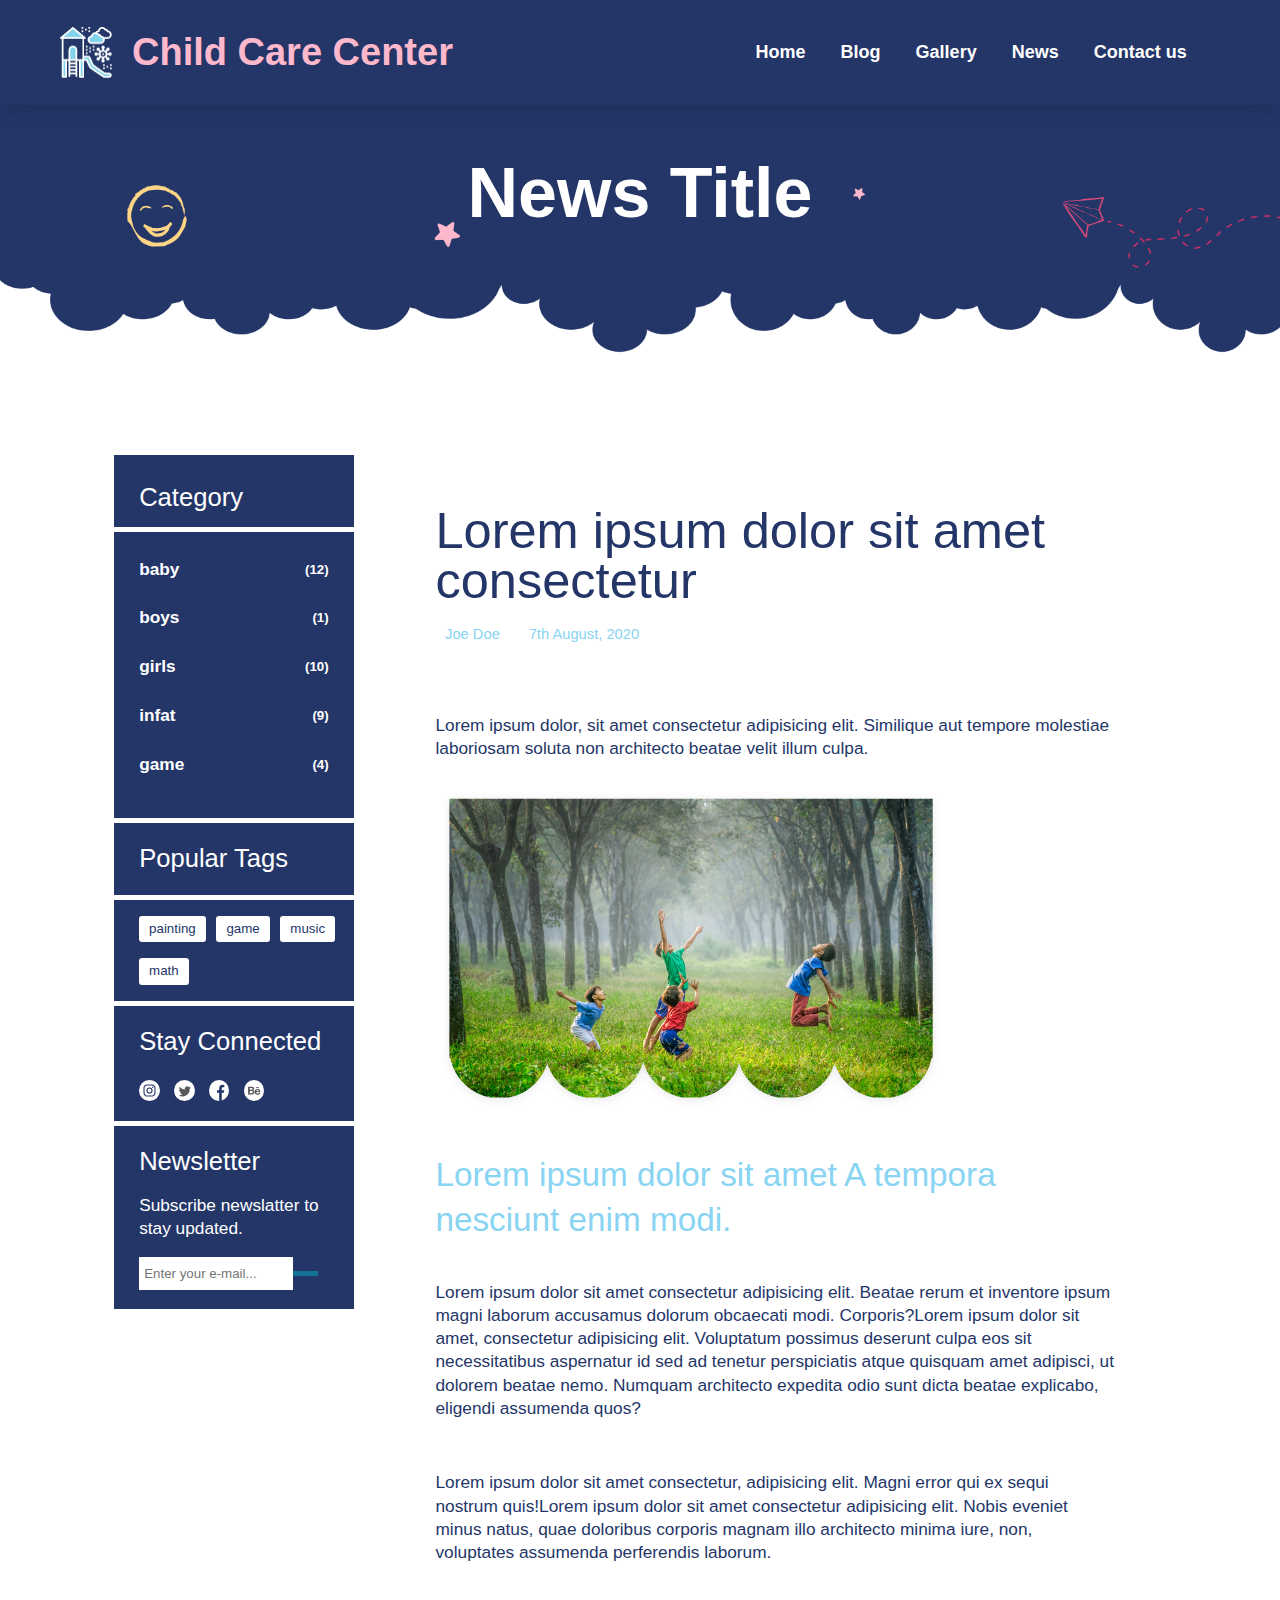
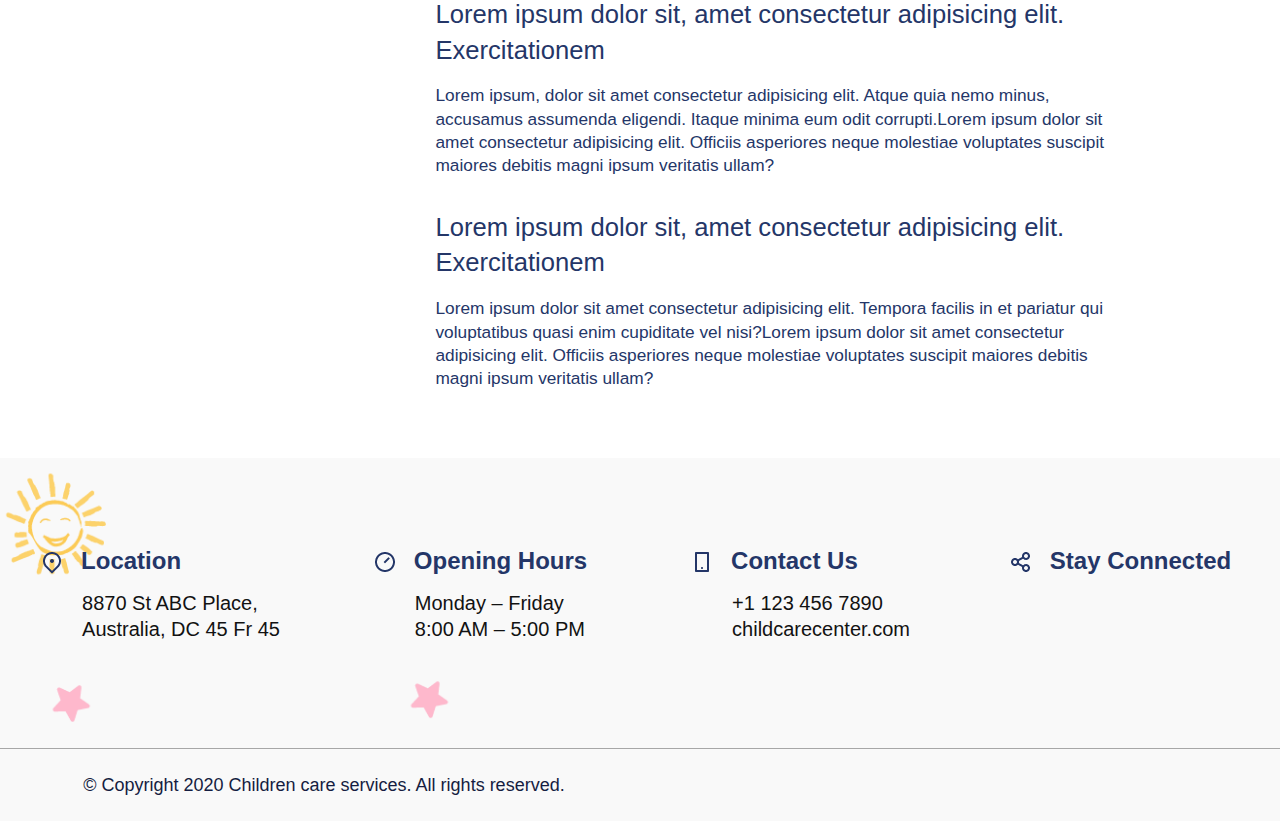
<file: news_details.html>
<!DOCTYPE html>
<html>
<head>
    <meta charset='utf-8'>
    <meta http-equiv='X-UA-Compatible' content='IE=edge'>
    <title>Child Care Center</title>
    <meta name='viewport' content='width=device-width, initial-scale=1'>
    <link rel='stylesheet' type='text/css' media='screen' href='css/main.css'>
    <link rel="stylesheet" href="https://stackpath.bootstrapcdn.com/bootstrap/4.3.1/css/bootstrap.min.css" integrity="sha384-ggOyR0iXCbMQv3Xipma34MD+dH/1fQ784/j6cY/iJTQUOhcWr7x9JvoRxT2MZw1T" crossorigin="anonymous">
    <link rel="stylesheet" href="https://use.fontawesome.com/releases/v5.14.0/css/all.css" integrity="sha384-HzLeBuhoNPvSl5KYnjx0BT+WB0QEEqLprO+NBkkk5gbc67FTaL7XIGa2w1L0Xbgc" crossorigin="anonymous">
    <link href="https://fonts.googleapis.com/css2?family=Open+Sans:ital,wght@0,400;0,600;0,700;1,400&display=swap" rel="stylesheet"> 
</head>
<body>
    <!--HEADER-START-->
    <div id="header">
        <div id="header-bottom">
            <div class="container-fluid">
                <div class="row">
                    <div class="col-12">
                        <nav class="navbar navbar-expand-xl navbar-dark py-0 d-flex align-items-center">
                            <a class="navbar-brand" href="#home">
                                <img src="images/homepage/Group 591.png" class="d-inline-block align-center" alt="">
                                <span class="beside-logo-text">Child Care Center</span>
                            </a>
                            <button class="navbar-toggler" type="button" data-toggle="collapse" data-target="#navbarNav" aria-controls="navbarNav" aria-expanded="false" aria-label="Toggle navigation">
                                <span class="navbar-toggler-icon"></span>
                            </button>
                            <div class="collapse navbar-collapse" id="navbarNav">
                                <ul class="navbar-nav ml-auto">
                                    <li class="nav-item text-center">
                                        <a class="nav-link" href="index.html">Home</a>
                                    </li>
                                    <li class="nav-item  text-center">
                                        <a class="nav-link" href="blog.html">Blog</a>
                                    </li>
                                    <li class="nav-item text-center">
                                        <a class="nav-link" href="gallery.html">Gallery</a>
                                    </li>
                                    <li class="nav-item text-center">
                                        <a class="nav-link" href="news.html">News</a>
                                    </li>
                                    <li class="nav-item text-center">
                                        <a class="nav-link" href="contact.html">Contact us</a>
                                    </li>
                                    <li class="nav-item text-center d-flex justify-content-center align-items-center searchbox">
                                        <input type="text" class="searchbox_input" placeholder="Search...">
                                        <i class="fas fa-search"></i>
                                    </li>
                                </ul>
                            </div>
                        </nav>
                    </div>
                </div>
            </div>
        </div>
    </div>
    <!--HEADER-END-->

    <!--NEWS-DETAILS-SECTION-1 START-->
    <div id="news-details-section-1">
        <div class="container-fluid">
            <div class="row">
                <div class="col-12">
                    <div class="news-details-section-1-text">
                        <p>News Title</p>
                    </div>
                </div>
            </div>
        </div>
    </div>
    <!--NEWS-DETAILS-SECTION-1 END-->
    
    <!--NEWS-DETAILS-WRAPP START-->
    <div id="news-details-wrapp">
        <div class="container-fluid">
            <div class="row flex-column-reverse flex-md-row">
                <div class="col-lg-3 col-md-4">
                    <div id="news-details-wrapp-side-bar">
                        <div class="news-details-wrapp-side-bar-section-1">
                            <p>Category</p>
                            <div class="news-details-wrapp-side-bar-section-1-category-list">
                                <p><a href="#">baby</a><span>(12)</span></p>
                                <p><a href="#">boys</a><span>(1)</span></p>
                                <p><a href="#">girls</a><span>(10)</span></p>
                                <p><a href="#">infat</a><span>(9)</span></p>
                                <p><a href="#">game</a><span>(4)</span></p>
                            </div>
                        </div>
                        <div class="news-details-wrapp-side-bar-section-2">
                            <p>Popular Tags</p>
                            <div class="news-details-wrapp-side-bar-section-2-tags-list">
                                <p><a href="#">painting</a></p>
                                <p><a href="#">game</a></p>
                                <p><a href="#">music</a></p>
                                <p><a href="#">math</a></p>
                            </div>

                        </div>
                        <div class="news-details-wrapp-side-bar-section-3">
                            <p>Stay Connected</p>
                            <div class="news-details-wrapp-side-bar-section-3-links-list">
                                <a href="#"><img src="images/Mask Group 4.svg" alt=""></a>
                                <a href="#"><img src="images/Mask Group 5.svg" alt=""></a>
                                <a href="#"><img src="images/Mask Group 6.svg" alt=""></a>
                                <a href="#"><img src="images/Mask Group 7.svg" alt=""></a>
                            </div>
                        </div>
                        <div class="news-details-wrapp-side-bar-section-4">
                            <p>Newsletter</p>
                            <p>Subscribe newslatter to stay updated.</p>
                            <form>
                                <input type="email" id="email" name="email" placeholder="Enter your e-mail...">
                                <button class="" type="submit"><i class="fas fa-envelope"></i></button>
                            </form>
                        </div>
                    </div>
                </div>
                <div class="col-lg-9 col-md-8">
                    <div id="news-details-wrapp-main">
                        <div class="news-details-main-section-1">
                            <p>Lorem ipsum dolor sit amet consectetur</p>
                            <div class="news-details-main-section-1-publish-details">
                                <p><span><i class="far fa-user"></i></span>Joe Doe</p>
                                <p><span><i class="far fa-clock"></i></span>7th August, 2020</p>
                            </div>
                            <p>Lorem ipsum dolor, sit amet consectetur adipisicing elit. Similique aut tempore molestiae laboriosam soluta non architecto beatae velit illum culpa.</p>
                        </div>
                        <div class="news-details-main-section-2">
                            <div class="news-details-main-section-2-img-div">
                                <img src="images/newspage/Union 4.png" alt="">
                            </div>
                        </div>
                        <div class="news-details-main-section-3">
                            <p>Lorem ipsum dolor sit amet A tempora nesciunt enim modi.</p>
                            <p>Lorem ipsum dolor sit amet consectetur adipisicing elit. Beatae rerum et inventore ipsum magni laborum accusamus dolorum obcaecati modi. Corporis?Lorem ipsum dolor sit amet, consectetur adipisicing elit. Voluptatum possimus deserunt culpa eos sit necessitatibus aspernatur id sed ad tenetur perspiciatis atque quisquam amet adipisci, ut dolorem beatae nemo. Numquam architecto expedita odio sunt dicta beatae explicabo, eligendi assumenda quos?</p>
                            <p>Lorem ipsum dolor sit amet consectetur, adipisicing elit. Magni error qui ex sequi nostrum quis!Lorem ipsum dolor sit amet consectetur adipisicing elit. Nobis eveniet minus natus, quae doloribus corporis magnam illo architecto minima iure, non, voluptates assumenda perferendis laborum.</p>
                        </div>
                        <div class="news-details-main-section-4">
                            <p>Lorem ipsum dolor sit, amet consectetur adipisicing elit. Exercitationem</p>
                            <p>Lorem ipsum, dolor sit amet consectetur adipisicing elit. Atque quia nemo minus, accusamus assumenda eligendi. Itaque minima eum odit corrupti.Lorem ipsum dolor sit amet consectetur adipisicing elit. Officiis asperiores neque molestiae voluptates suscipit maiores debitis magni ipsum veritatis ullam?</p>
                        </div>
                        <div class="news-details-main-section-5">
                            <p>Lorem ipsum dolor sit, amet consectetur adipisicing elit. Exercitationem</p>
                            <p>Lorem ipsum dolor sit amet consectetur adipisicing elit. Tempora facilis in et pariatur qui voluptatibus quasi enim cupiditate vel nisi?Lorem ipsum dolor sit amet consectetur adipisicing elit. Officiis asperiores neque molestiae voluptates suscipit maiores debitis magni ipsum veritatis ullam?</p>
                        </div>
                    </div>
                </div>
            </div>
        </div>
    </div>
    <!--NEWS-DETAILS-WRAPP END-->

    <!--FOOTER START-->
    <div id="footer">
        <div class="container-fluid">
            <div class="row">
                <div class="col-xl-3 col-md-4 col-sm-6 footer-card-col">
                    <div class="footer-card">
                        <p><span><img src="images/homepage/Group 484.png" alt=""></span>Location</p>
                        <p>8870 St ABC Place,<br> Australia, DC 45 Fr 45</p>
                    </div>
                </div>
                <div class="col-xl-3 col-md-4 col-sm-6 footer-card-col">
                    <div class="footer-card">
                        <p><span><img src="images/homepage/Group 485.png" alt=""></span>Opening Hours</p>
                        <p>Monday – Friday<br>8:00 AM – 5:00 PM</p>
                    </div>
                </div>
                <div class="col-xl-3 col-md-4 col-sm-6 footer-card-col">
                    <div class="footer-card">
                        <p><span><img src="images/homepage/Group 486.png" alt=""></span>Contact Us</p>
                        <p>+1 123 456 7890<br>childcarecenter.com</p>
                    </div>
                </div>
                <div class="col-xl-3 col-md-4 col-sm-6 footer-card-col">
                    <div class="footer-card">
                        <p><span><img src="images/homepage/Group 487.png" alt=""></span>Stay Connected</p>
                        <div class="footer-card-icons">
                            <i class="fab fa-facebook"></i>
                            <i class="fab fa-twitter"></i>
                            <i class="fab fa-instagram"></i>
                        </div>
                    </div>
                </div>
            </div>
            <div class="row">
                <div class="col-12 px-0">
                    <div class="footer-copy">
                        <p>&copy; Copyright 2020 Children care services. All rights reserved.</p>
                    </div>
                </div>
            </div>
        </div>
    </div>
    <!--FOOTER END-->
    
    
    <script src="https://code.jquery.com/jquery-3.3.1.slim.min.js" integrity="sha384-q8i/X+965DzO0rT7abK41JStQIAqVgRVzpbzo5smXKp4YfRvH+8abtTE1Pi6jizo" crossorigin="anonymous"></script>
    <script src="https://cdnjs.cloudflare.com/ajax/libs/popper.js/1.14.7/umd/popper.min.js" integrity="sha384-UO2eT0CpHqdSJQ6hJty5KVphtPhzWj9WO1clHTMGa3JDZwrnQq4sF86dIHNDz0W1" crossorigin="anonymous"></script>
    <script src="https://stackpath.bootstrapcdn.com/bootstrap/4.3.1/js/bootstrap.min.js" integrity="sha384-JjSmVgyd0p3pXB1rRibZUAYoIIy6OrQ6VrjIEaFf/nJGzIxFDsf4x0xIM+B07jRM" crossorigin="anonymous"></script>
    <script src='js/main.js'></script>
</body>
</html>
</file>
<file: css/main.css>
* {
  margin: 0px;
  padding: 0px;
  -webkit-box-sizing: border-box;
          box-sizing: border-box;
}

html {
  overflow-x: hidden;
}

body {
  overflow-x: hidden;
  font-family: 'Open Sans', sans-serif;
}

.sticky {
  position: fixed !important;
  top: 0;
  width: 100%;
  z-index: 10;
}

#header {
  background: #243668;
  -webkit-box-shadow: 0px 3px 26px #00000029;
          box-shadow: 0px 3px 26px #00000029;
  position: relative;
  padding-left: 7.29vw;
  padding-right: 7.29vw;
  padding-top: 15px;
  padding-bottom: 15px;
}

#header #header-bottom .navbar a {
  display: -webkit-box;
  display: -ms-flexbox;
  display: flex;
  -webkit-box-align: center;
      -ms-flex-align: center;
          align-items: center;
}

#header #header-bottom .navbar a img {
  width: 51.7px;
  height: 51.7px;
}

#header #header-bottom .navbar a span {
  margin-bottom: 0px;
  font-size: 38px;
  line-height: 65px;
  color: #FEB8CC;
  font-weight: 600;
  margin-left: 18px;
}

#header #header-bottom .navbar #navbarNav ul li a {
  color: #fff;
  font-size: 18px;
  font-weight: 600;
  margin-left: 50px;
}

#header #header-bottom .navbar #navbarNav ul li a:hover {
  color: #FFD686;
}

#header #header-bottom .navbar #navbarNav ul li .active {
  background-color: #FFD686;
  color: #243668;
  border-radius: 25px;
  padding: 10px 30px;
}

#header #header-bottom .navbar #navbarNav ul li .active:hover {
  color: #fff;
}

#header #header-bottom .navbar #navbarNav ul .searchbox {
  gap: 10px;
  margin-left: 70px;
}

#header #header-bottom .navbar #navbarNav ul .searchbox .searchbox_input {
  -webkit-appearance: none;
     -moz-appearance: none;
          appearance: none;
  border: none;
  outline: none;
  border-radius: 25px;
  font-size: 18px;
  font-weight: 600;
  color: #243668;
  width: 0px;
  -webkit-transition: 0.2s linear;
  transition: 0.2s linear;
}

#header #header-bottom .navbar #navbarNav ul .searchbox .searchbox_input_block {
  width: 150px;
  padding: 8px 20px;
}

#header #header-bottom .navbar #navbarNav ul .searchbox i {
  color: #fff;
  font-size: 24px;
}

#header #header-bottom .navbar #navbarNav ul .searchbox i:hover {
  cursor: pointer;
}

@media screen and (max-width: 1599.98px) {
  #header {
    background: #243668;
    -webkit-box-shadow: 0px 3px 26px #00000029;
            box-shadow: 0px 3px 26px #00000029;
    padding-left: 4.29vw;
    padding-right: 4.29vw;
    padding-top: 20px;
    padding-bottom: 20px;
  }
  #header #header-bottom .navbar a {
    display: -webkit-box;
    display: -ms-flexbox;
    display: flex;
    -webkit-box-align: center;
        -ms-flex-align: center;
            align-items: center;
  }
  #header #header-bottom .navbar a img {
    width: 51.7px;
    height: 51.7px;
  }
  #header #header-bottom .navbar a span {
    margin-bottom: 0px;
    font-size: 38px;
    line-height: 65px;
    color: #FEB8CC;
    font-weight: 600;
    margin-left: 18px;
  }
  #header #header-bottom .navbar #navbarNav ul li a {
    color: #fff;
    font-size: 18px;
    font-weight: 600;
    margin-left: 40px;
  }
  #header #header-bottom .navbar #navbarNav ul li .active {
    background-color: #FFD686;
    color: #243668;
    border-radius: 25px;
    padding: 10px 30px;
  }
  #header #header-bottom .navbar #navbarNav ul .searchbox {
    gap: 10px;
    margin-left: 60px;
  }
  #header #header-bottom .navbar #navbarNav ul .searchbox .searchbox_input {
    -webkit-appearance: none;
       -moz-appearance: none;
            appearance: none;
    border: none;
    outline: none;
    border-radius: 25px;
    font-size: 18px;
    font-weight: 600;
    color: #243668;
    width: 0px;
    -webkit-transition: 0.2s linear;
    transition: 0.2s linear;
  }
  #header #header-bottom .navbar #navbarNav ul .searchbox .searchbox_input_block {
    width: 150px;
    padding: 8px 20px;
  }
  #header #header-bottom .navbar #navbarNav ul .searchbox i {
    color: #fff;
    font-size: 24px;
  }
  #header #header-bottom .navbar #navbarNav ul .searchbox i:hover {
    cursor: pointer;
  }
}

@media screen and (max-width: 1599.98px) {
  #header {
    background: #243668;
    -webkit-box-shadow: 0px 3px 26px #00000029;
            box-shadow: 0px 3px 26px #00000029;
    padding-left: 4.29vw;
    padding-right: 4.29vw;
    padding-top: 15px;
    padding-bottom: 15px;
  }
  #header #header-bottom .navbar a {
    display: -webkit-box;
    display: -ms-flexbox;
    display: flex;
    -webkit-box-align: center;
        -ms-flex-align: center;
            align-items: center;
  }
  #header #header-bottom .navbar a img {
    width: 51.7px;
    height: 51.7px;
  }
  #header #header-bottom .navbar a span {
    margin-bottom: 0px;
    font-size: 38px;
    line-height: 65px;
    color: #FEB8CC;
    font-weight: 600;
    margin-left: 28px;
  }
  #header #header-bottom .navbar #navbarNav ul li a {
    color: #fff;
    font-size: 18px;
    font-weight: 600;
    margin-left: 40px;
  }
  #header #header-bottom .navbar #navbarNav ul li .active {
    background-color: #FFD686;
    color: #243668;
    border-radius: 25px;
    padding: 10px 30px;
  }
  #header #header-bottom .navbar #navbarNav ul .searchbox {
    gap: 10px;
    margin-left: 60px;
  }
  #header #header-bottom .navbar #navbarNav ul .searchbox .searchbox_input {
    -webkit-appearance: none;
       -moz-appearance: none;
            appearance: none;
    border: none;
    outline: none;
    border-radius: 25px;
    font-size: 18px;
    font-weight: 600;
    color: #243668;
    width: 0px;
    -webkit-transition: 0.2s linear;
    transition: 0.2s linear;
  }
  #header #header-bottom .navbar #navbarNav ul .searchbox .searchbox_input_block {
    width: 150px;
    padding: 8px 20px;
  }
  #header #header-bottom .navbar #navbarNav ul .searchbox i {
    color: #fff;
    font-size: 24px;
  }
  #header #header-bottom .navbar #navbarNav ul .searchbox i:hover {
    cursor: pointer;
  }
}

@media screen and (max-width: 1439.98px) {
  #header {
    background: #243668;
    -webkit-box-shadow: 0px 3px 26px #00000029;
            box-shadow: 0px 3px 26px #00000029;
    padding-left: 2.29vw;
    padding-right: 2.29vw;
    padding-top: 15px;
    padding-bottom: 15px;
  }
  #header #header-bottom .navbar a {
    display: -webkit-box;
    display: -ms-flexbox;
    display: flex;
    -webkit-box-align: center;
        -ms-flex-align: center;
            align-items: center;
  }
  #header #header-bottom .navbar a img {
    width: 51.7px;
    height: 51.7px;
  }
  #header #header-bottom .navbar a span {
    margin-bottom: 0px;
    font-size: 38px;
    line-height: 65px;
    color: #FEB8CC;
    font-weight: 600;
    margin-left: 20px;
  }
  #header #header-bottom .navbar #navbarNav ul li a {
    color: #fff;
    font-size: 18px;
    font-weight: 600;
    margin-left: 19px;
  }
  #header #header-bottom .navbar #navbarNav ul li .active {
    background-color: #FFD686;
    color: #243668;
    border-radius: 25px;
    padding: 10px 30px;
  }
  #header #header-bottom .navbar #navbarNav ul .searchbox {
    gap: 5px;
    margin-left: 20px;
  }
  #header #header-bottom .navbar #navbarNav ul .searchbox .searchbox_input {
    -webkit-appearance: none;
       -moz-appearance: none;
            appearance: none;
    border: none;
    outline: none;
    border-radius: 25px;
    font-size: 18px;
    font-weight: 600;
    color: #243668;
    width: 0px;
    -webkit-transition: 0.2s linear;
    transition: 0.2s linear;
  }
  #header #header-bottom .navbar #navbarNav ul .searchbox .searchbox_input_block {
    width: 150px;
    padding: 8px 20px;
  }
  #header #header-bottom .navbar #navbarNav ul .searchbox i {
    color: #fff;
    font-size: 24px;
  }
  #header #header-bottom .navbar #navbarNav ul .searchbox i:hover {
    cursor: pointer;
  }
}

@media screen and (max-width: 1199.98px) {
  #header {
    background: #243668;
    -webkit-box-shadow: 0px 3px 26px #000;
            box-shadow: 0px 3px 26px #000;
    padding-left: 7.29vw;
    padding-right: 7.29vw;
    padding-top: 15px;
    padding-bottom: 15px;
  }
  #header #header-bottom .navbar a {
    display: -webkit-box;
    display: -ms-flexbox;
    display: flex;
    -webkit-box-align: center;
        -ms-flex-align: center;
            align-items: center;
  }
  #header #header-bottom .navbar a img {
    width: 51.7px;
    height: 51.7px;
  }
  #header #header-bottom .navbar a span {
    margin-bottom: 0px;
    font-size: 38px;
    line-height: 65px;
    color: #FEB8CC;
    font-weight: 600;
    margin-left: 28px;
  }
  #header #header-bottom .navbar #navbarNav ul {
    display: -webkit-box;
    display: -ms-flexbox;
    display: flex;
    -webkit-box-orient: vertical;
    -webkit-box-direction: normal;
        -ms-flex-direction: column;
            flex-direction: column;
    -webkit-box-align: center;
        -ms-flex-align: center;
            align-items: center;
    -webkit-box-pack: center;
        -ms-flex-pack: center;
            justify-content: center;
    margin-top: 50px;
  }
  #header #header-bottom .navbar #navbarNav ul li a {
    color: #fff;
    font-size: 18px;
    font-weight: 600;
    margin-left: 0px;
  }
  #header #header-bottom .navbar #navbarNav ul li .active {
    background-color: #FFD686;
    color: #243668;
    border-radius: 25px;
    padding: 10px 30px;
  }
  #header #header-bottom .navbar #navbarNav ul .searchbox {
    display: none;
    gap: 5px;
    margin-left: 20px;
  }
  #header #header-bottom .navbar #navbarNav ul .searchbox .searchbox_input {
    -webkit-appearance: none;
       -moz-appearance: none;
            appearance: none;
    border: none;
    outline: none;
    border-radius: 25px;
    font-size: 18px;
    font-weight: 600;
    color: #243668;
    width: 0px;
    -webkit-transition: 0.2s linear;
    transition: 0.2s linear;
  }
  #header #header-bottom .navbar #navbarNav ul .searchbox .searchbox_input_block {
    width: 150px;
    padding: 8px 20px;
  }
  #header #header-bottom .navbar #navbarNav ul .searchbox i {
    color: #fff;
    font-size: 24px;
    display: none;
  }
  #header #header-bottom .navbar #navbarNav ul .searchbox i:hover {
    cursor: pointer;
  }
}

@media screen and (max-width: 610.98px) {
  #header {
    background: #243668;
    -webkit-box-shadow: 0px 3px 26px #00000029;
            box-shadow: 0px 3px 26px #00000029;
    padding-left: 1.29vw;
    padding-right: 1.29vw;
    padding-top: 15px;
    padding-bottom: 15px;
  }
  #header #header-bottom .navbar a {
    display: -webkit-box;
    display: -ms-flexbox;
    display: flex;
    -webkit-box-align: center;
        -ms-flex-align: center;
            align-items: center;
  }
  #header #header-bottom .navbar a img {
    width: 51.7px;
    height: 51.7px;
  }
  #header #header-bottom .navbar a span {
    margin-bottom: 0px;
    font-size: 38px;
    line-height: 65px;
    color: #FEB8CC;
    font-weight: 600;
    margin-left: 28px;
  }
  #header #header-bottom .navbar #navbarNav ul {
    display: -webkit-box;
    display: -ms-flexbox;
    display: flex;
    -webkit-box-orient: vertical;
    -webkit-box-direction: normal;
        -ms-flex-direction: column;
            flex-direction: column;
    -webkit-box-align: center;
        -ms-flex-align: center;
            align-items: center;
    -webkit-box-pack: center;
        -ms-flex-pack: center;
            justify-content: center;
    margin-top: 50px;
  }
  #header #header-bottom .navbar #navbarNav ul li a {
    color: #fff;
    font-size: 18px;
    font-weight: 600;
    margin-left: 0px;
  }
  #header #header-bottom .navbar #navbarNav ul li .active {
    background-color: #FFD686;
    color: #243668;
    border-radius: 25px;
    padding: 10px 30px;
  }
  #header #header-bottom .navbar #navbarNav ul .searchbox {
    display: none;
    gap: 5px;
    margin-left: 20px;
  }
  #header #header-bottom .navbar #navbarNav ul .searchbox .searchbox_input {
    -webkit-appearance: none;
       -moz-appearance: none;
            appearance: none;
    border: none;
    outline: none;
    border-radius: 25px;
    font-size: 18px;
    font-weight: 600;
    color: #243668;
    width: 0px;
    -webkit-transition: 0.2s linear;
    transition: 0.2s linear;
  }
  #header #header-bottom .navbar #navbarNav ul .searchbox .searchbox_input_block {
    width: 150px;
    padding: 8px 20px;
  }
  #header #header-bottom .navbar #navbarNav ul .searchbox i {
    color: #fff;
    font-size: 24px;
    display: none;
  }
  #header #header-bottom .navbar #navbarNav ul .searchbox i:hover {
    cursor: pointer;
  }
}

@media screen and (max-width: 530.98px) {
  #header {
    background: #243668;
    -webkit-box-shadow: 0px 3px 26px #00000029;
            box-shadow: 0px 3px 26px #00000029;
    padding-left: 2.29vw;
    padding-right: 2.29vw;
    padding-top: 15px;
    padding-bottom: 15px;
  }
  #header #header-bottom .navbar {
    display: -webkit-box;
    display: -ms-flexbox;
    display: flex;
    -webkit-box-orient: vertical;
    -webkit-box-direction: normal;
        -ms-flex-direction: column;
            flex-direction: column;
  }
  #header #header-bottom .navbar a {
    display: -webkit-box;
    display: -ms-flexbox;
    display: flex;
    -webkit-box-align: center;
        -ms-flex-align: center;
            align-items: center;
  }
  #header #header-bottom .navbar a img {
    width: 51.7px;
    height: 51.7px;
  }
  #header #header-bottom .navbar a span {
    margin-bottom: 0px;
    font-size: 38px;
    line-height: 65px;
    color: #FEB8CC;
    font-weight: 600;
    margin-left: 28px;
  }
  #header #header-bottom .navbar #navbarNav ul {
    display: -webkit-box;
    display: -ms-flexbox;
    display: flex;
    -webkit-box-orient: vertical;
    -webkit-box-direction: normal;
        -ms-flex-direction: column;
            flex-direction: column;
    -webkit-box-align: center;
        -ms-flex-align: center;
            align-items: center;
    -webkit-box-pack: center;
        -ms-flex-pack: center;
            justify-content: center;
    margin-top: 50px;
  }
  #header #header-bottom .navbar #navbarNav ul li a {
    color: #fff;
    font-size: 18px;
    font-weight: 600;
    margin-left: 0px;
  }
  #header #header-bottom .navbar #navbarNav ul li .active {
    background-color: #FFD686;
    color: #243668;
    border-radius: 25px;
    padding: 10px 30px;
  }
  #header #header-bottom .navbar #navbarNav ul .searchbox {
    display: none;
    gap: 5px;
    margin-left: 20px;
  }
  #header #header-bottom .navbar #navbarNav ul .searchbox .searchbox_input {
    -webkit-appearance: none;
       -moz-appearance: none;
            appearance: none;
    border: none;
    outline: none;
    border-radius: 25px;
    font-size: 18px;
    font-weight: 600;
    color: #243668;
    width: 0px;
    -webkit-transition: 0.2s linear;
    transition: 0.2s linear;
  }
  #header #header-bottom .navbar #navbarNav ul .searchbox .searchbox_input_block {
    width: 150px;
    padding: 8px 20px;
  }
  #header #header-bottom .navbar #navbarNav ul .searchbox i {
    color: #fff;
    font-size: 24px;
    display: none;
  }
  #header #header-bottom .navbar #navbarNav ul .searchbox i:hover {
    cursor: pointer;
  }
}

@media screen and (max-width: 479.98px) {
  #header {
    background: #243668;
    -webkit-box-shadow: 0px 3px 26px #00000029;
            box-shadow: 0px 3px 26px #00000029;
    padding-left: 0vw;
    padding-right: 0vw;
    padding-top: 15px;
    padding-bottom: 15px;
  }
  #header #header-bottom .navbar {
    display: -webkit-box;
    display: -ms-flexbox;
    display: flex;
    -webkit-box-orient: vertical;
    -webkit-box-direction: normal;
        -ms-flex-direction: column;
            flex-direction: column;
    padding: 0;
  }
  #header #header-bottom .navbar a {
    display: -webkit-box;
    display: -ms-flexbox;
    display: flex;
    -webkit-box-align: center;
        -ms-flex-align: center;
            align-items: center;
  }
  #header #header-bottom .navbar a img {
    width: 41.7px;
    height: 41.7px;
  }
  #header #header-bottom .navbar a span {
    margin-bottom: 0px;
    font-size: 30px;
    line-height: 59px;
    color: #FEB8CC;
    font-weight: 600;
    margin-left: 14px;
  }
  #header #header-bottom .navbar #navbarNav ul {
    display: -webkit-box;
    display: -ms-flexbox;
    display: flex;
    -webkit-box-orient: vertical;
    -webkit-box-direction: normal;
        -ms-flex-direction: column;
            flex-direction: column;
    -webkit-box-align: center;
        -ms-flex-align: center;
            align-items: center;
    -webkit-box-pack: center;
        -ms-flex-pack: center;
            justify-content: center;
    margin-top: 50px;
  }
  #header #header-bottom .navbar #navbarNav ul li a {
    color: #fff;
    font-size: 18px;
    font-weight: 600;
    margin-left: 0px;
  }
  #header #header-bottom .navbar #navbarNav ul li .active {
    background-color: #FFD686;
    color: #243668;
    border-radius: 25px;
    padding: 10px 30px;
  }
  #header #header-bottom .navbar #navbarNav ul .searchbox {
    display: none;
    gap: 5px;
    margin-left: 20px;
  }
  #header #header-bottom .navbar #navbarNav ul .searchbox .searchbox_input {
    -webkit-appearance: none;
       -moz-appearance: none;
            appearance: none;
    border: none;
    outline: none;
    border-radius: 25px;
    font-size: 18px;
    font-weight: 600;
    color: #243668;
    width: 0px;
    -webkit-transition: 0.2s linear;
    transition: 0.2s linear;
  }
  #header #header-bottom .navbar #navbarNav ul .searchbox .searchbox_input_block {
    width: 150px;
    padding: 8px 20px;
  }
  #header #header-bottom .navbar #navbarNav ul .searchbox i {
    color: #fff;
    font-size: 24px;
    display: none;
  }
  #header #header-bottom .navbar #navbarNav ul .searchbox i:hover {
    cursor: pointer;
  }
}

#home-section-1 {
  width: 100%;
  padding-top: 160px;
  padding-bottom: 100px;
  background-image: url("../images/homepage/BG.png");
  background-repeat: no-repeat;
  background-size: cover;
  background-position: center center;
}

#home-section-1 .home-section-1-text p:nth-child(1) {
  font-size: 32px;
  line-height: 65px;
  color: #fff;
  font-weight: 600;
}

#home-section-1 .home-section-1-text p:nth-child(2) {
  font-size: 70px;
  line-height: 75px;
  color: #FEB8CC;
  font-weight: 600;
}

#home-section-1 .home-section-1-text p:nth-child(3) {
  font-size: 22px;
  line-height: 65px;
  color: #fff;
  font-weight: 600;
}

#home-section-1 .home-section-1-text a:nth-child(4) {
  font-size: 18px;
  line-height: 65px;
  color: #243668;
  font-weight: 600;
  background-color: #FFD686;
  padding: 13px 25px;
  border-radius: 25px;
}

#home-section-1 .home-section-1-text a:nth-child(4):hover {
  text-decoration: none;
  color: #fff;
  background-color: #dbc18d;
  -webkit-transition: 0.3s;
  transition: 0.3s;
}

@media screen and (max-width: 991.98px) {
  #home-section-1 {
    width: 100%;
    padding-top: 100px;
    padding-bottom: 100px;
    background-image: url("../images/homepage/BG.png");
    background-repeat: no-repeat;
    background-size: cover;
    background-position: center center;
  }
}

@media screen and (max-width: 479.98px) {
  #home-section-1 {
    width: 100%;
    padding-top: 60px;
    padding-bottom: 100px;
    background-image: url("../images/homepage/BG.png");
    background-repeat: no-repeat;
    background-size: cover;
    background-position: center center;
  }
  #home-section-1 .home-section-1-text p:nth-child(1) {
    font-size: 24px;
    line-height: 51px;
    color: #fff;
    font-weight: 600;
  }
  #home-section-1 .home-section-1-text p:nth-child(2) {
    font-size: 50px;
    line-height: 61px;
    color: #FEB8CC;
    font-weight: 600;
  }
  #home-section-1 .home-section-1-text p:nth-child(3) {
    font-size: 18px;
    line-height: 38px;
    color: #fff;
    font-weight: 600;
  }
  #home-section-1 .home-section-1-text a:nth-child(4) {
    font-size: 16px;
    line-height: 40px;
    color: #243668;
    font-weight: 600;
    background-color: #FFD686;
    padding: 13px 25px;
    border-radius: 25px;
  }
  #home-section-1 .home-section-1-text a:nth-child(4):hover {
    text-decoration: none;
  }
}

#home-section-2 {
  padding-top: 197px;
  padding-bottom: 98px;
  padding-left: 60px;
  padding-right: 140px;
  background-image: url("../images/homepage/Group 590.png");
  background-position: center center;
  background-repeat: no-repeat;
  background-size: cover;
}

#home-section-2 .home-section-2-img-left {
  padding-top: 90px;
  position: relative;
}

#home-section-2 .home-section-2-img-left img:nth-child(1) {
  width: 20.99vw;
  height: 20.99vw;
}

#home-section-2 .home-section-2-img-left img:nth-child(2) {
  position: absolute;
  left: 11.46vw;
  top: -6.25vw;
  width: 27.3vw;
  height: 27.3vw;
}

#home-section-2 .home-section-2-img-left img:nth-child(3) {
  position: absolute;
  left: 28.3vw;
  top: 11.7vw;
  width: 17.81vw;
  height: 17.81vw;
}

#home-section-2 .home-section-2-text-right p:nth-child(1) {
  font-size: 60px;
  line-height: 65px;
  color: #243668;
  font-weight: 600;
}

#home-section-2 .home-section-2-text-right ul {
  list-style-type: none;
  margin-top: 38px;
}

#home-section-2 .home-section-2-text-right ul li {
  display: -webkit-box;
  display: -ms-flexbox;
  display: flex;
  gap: 27px;
  font-size: 22px;
  line-height: 45px;
  -webkit-box-align: center;
      -ms-flex-align: center;
          align-items: center;
  margin-bottom: 0px;
}

#home-section-2 .home-section-2-text-right ul li span {
  height: 30px;
  width: 30px;
  display: -webkit-box;
  display: -ms-flexbox;
  display: flex;
  -webkit-box-pack: center;
      -ms-flex-pack: center;
          justify-content: center;
  -webkit-box-align: center;
      -ms-flex-align: center;
          align-items: center;
}

#home-section-2 .home-section-2-text-right ul li:nth-child(1) {
  color: #243668;
}

#home-section-2 .home-section-2-text-right ul li:nth-child(1) span {
  color: #fff;
  background-color: #243668;
  border-radius: 50%;
}

#home-section-2 .home-section-2-text-right a:nth-child(3) {
  font-size: 18px;
  line-height: 65px;
  color: #243668;
  font-weight: 600;
  background-color: #FFD686;
  padding: 13px 22px;
  border-radius: 25px;
}

#home-section-2 .home-section-2-text-right a:nth-child(3):hover {
  text-decoration: none;
  color: #fff;
  background-color: #dbc18d;
  -webkit-transition: 0.3s;
  transition: 0.3s;
}

@media screen and (max-width: 1199.98px) {
  #home-section-2 {
    padding-left: 0px;
    padding-right: 0px;
    padding-top: 107px;
    padding-bottom: 98px;
    background-image: url("../images/homepage/Group 590.png");
    background-position: center center;
    background-repeat: no-repeat;
    background-size: cover;
  }
}

@media screen and (max-width: 991.98px) {
  #home-section-2 {
    padding-left: 0px;
    padding-right: 0px;
    padding-top: 107px;
    padding-bottom: 98px;
    background-image: url("../images/homepage/Group 590.png");
    background-position: center center;
    background-repeat: no-repeat;
    background-size: cover;
  }
  #home-section-2 .home-section-2-img-left {
    margin-top: 13vw;
    position: relative;
  }
  #home-section-2 .home-section-2-img-left img:nth-child(1) {
    width: 40.7vw;
    height: 40.7vw;
  }
  #home-section-2 .home-section-2-img-left img:nth-child(2) {
    position: absolute;
    left: 22.46vw;
    top: -10.25vw;
    width: 53vw;
    height: 53vw;
  }
  #home-section-2 .home-section-2-img-left img:nth-child(3) {
    position: absolute;
    left: 55.3vw;
    top: 24.7vw;
    width: 34.55vw;
    height: 34.55vw;
  }
  #home-section-2 .home-section-2-text-right p:nth-child(1) {
    font-size: 60px;
    line-height: 65px;
    color: #243668;
    font-weight: 600;
  }
  #home-section-2 .home-section-2-text-right ul {
    list-style-type: none;
    margin-top: 38px;
  }
  #home-section-2 .home-section-2-text-right ul li {
    display: -webkit-box;
    display: -ms-flexbox;
    display: flex;
    gap: 27px;
    font-size: 22px;
    line-height: 45px;
    -webkit-box-align: center;
        -ms-flex-align: center;
            align-items: center;
    margin-bottom: 0px;
  }
  #home-section-2 .home-section-2-text-right ul li span {
    height: 30px;
    width: 30px;
    display: -webkit-box;
    display: -ms-flexbox;
    display: flex;
    -webkit-box-pack: center;
        -ms-flex-pack: center;
            justify-content: center;
    -webkit-box-align: center;
        -ms-flex-align: center;
            align-items: center;
  }
  #home-section-2 .home-section-2-text-right ul li:nth-child(1) {
    color: #243668;
  }
  #home-section-2 .home-section-2-text-right ul li:nth-child(1) span {
    color: #fff;
    background-color: #243668;
    border-radius: 50%;
  }
  #home-section-2 .home-section-2-text-right a:nth-child(3) {
    font-size: 18px;
    line-height: 65px;
    color: #243668;
    font-weight: 600;
    background-color: #FFD686;
    padding: 13px 22px;
    border-radius: 25px;
  }
}

@media screen and (max-width: 649.98px) {
  #home-section-2 {
    padding-left: 0px;
    padding-right: 0;
    padding-top: 107px;
    padding-bottom: 98px;
    background-image: url("../images/homepage/Group 590.png");
    background-position: center center;
    background-repeat: no-repeat;
    background-size: cover;
  }
  #home-section-2 .home-section-2-img-left {
    margin-top: 13vw;
    position: relative;
  }
  #home-section-2 .home-section-2-img-left img:nth-child(1) {
    width: 40.7vw;
    height: 40.7vw;
  }
  #home-section-2 .home-section-2-img-left img:nth-child(2) {
    position: absolute;
    left: 22.46vw;
    top: -7.25vw;
    width: 53vw;
    height: 53vw;
  }
  #home-section-2 .home-section-2-img-left img:nth-child(3) {
    position: absolute;
    left: 55.3vw;
    top: 27.7vw;
    width: 34.55vw;
    height: 34.55vw;
  }
  #home-section-2 .home-section-2-text-right p:nth-child(1) {
    font-size: 60px;
    line-height: 65px;
    color: #243668;
    font-weight: 600;
  }
  #home-section-2 .home-section-2-text-right ul {
    list-style-type: none;
    margin-top: 38px;
  }
  #home-section-2 .home-section-2-text-right ul li {
    display: -webkit-box;
    display: -ms-flexbox;
    display: flex;
    gap: 27px;
    font-size: 22px;
    line-height: 45px;
    -webkit-box-align: center;
        -ms-flex-align: center;
            align-items: center;
    margin-bottom: 0px;
  }
  #home-section-2 .home-section-2-text-right ul li span {
    height: 30px;
    width: 30px;
    display: -webkit-box;
    display: -ms-flexbox;
    display: flex;
    -webkit-box-pack: center;
        -ms-flex-pack: center;
            justify-content: center;
    -webkit-box-align: center;
        -ms-flex-align: center;
            align-items: center;
  }
  #home-section-2 .home-section-2-text-right ul li:nth-child(1) {
    color: #243668;
  }
  #home-section-2 .home-section-2-text-right ul li:nth-child(1) span {
    color: #fff;
    background-color: #243668;
    border-radius: 50%;
  }
  #home-section-2 .home-section-2-text-right a:nth-child(3) {
    font-size: 18px;
    line-height: 65px;
    color: #243668;
    font-weight: 600;
    background-color: #FFD686;
    padding: 13px 22px;
    border-radius: 25px;
  }
}

@media screen and (max-width: 479.98px) {
  #home-section-2 {
    padding-left: 0px;
    padding-right: 0px;
    padding-top: 60px;
    padding-bottom: 98px;
    background-image: url("../images/homepage/Group 590.png");
    background-position: center center;
    background-repeat: no-repeat;
    background-size: cover;
  }
  #home-section-2 .home-section-2-img-left {
    margin-top: 9vw;
    position: relative;
  }
  #home-section-2 .home-section-2-img-left img:nth-child(1) {
    width: 40.7vw;
    height: 40.7vw;
  }
  #home-section-2 .home-section-2-img-left img:nth-child(2) {
    position: absolute;
    left: 22.46vw;
    top: -1.25vw;
    width: 53vw;
    height: 53vw;
  }
  #home-section-2 .home-section-2-img-left img:nth-child(3) {
    position: absolute;
    left: 55.3vw;
    top: 33.7vw;
    width: 34.55vw;
    height: 34.55vw;
  }
  #home-section-2 .home-section-2-text-right p:nth-child(1) {
    font-size: 40px;
    line-height: 45px;
    color: #243668;
    font-weight: 600;
  }
  #home-section-2 .home-section-2-text-right ul {
    list-style-type: none;
    margin-top: 38px;
  }
  #home-section-2 .home-section-2-text-right ul li {
    display: -webkit-box;
    display: -ms-flexbox;
    display: flex;
    gap: 20px;
    font-size: 18px;
    line-height: 41px;
    -webkit-box-align: center;
        -ms-flex-align: center;
            align-items: center;
    margin-bottom: 0px;
  }
  #home-section-2 .home-section-2-text-right ul li span {
    height: 25px;
    width: 25px;
    display: -webkit-box;
    display: -ms-flexbox;
    display: flex;
    -webkit-box-pack: center;
        -ms-flex-pack: center;
            justify-content: center;
    -webkit-box-align: center;
        -ms-flex-align: center;
            align-items: center;
  }
  #home-section-2 .home-section-2-text-right ul li:nth-child(1) {
    color: #243668;
  }
  #home-section-2 .home-section-2-text-right ul li:nth-child(1) span {
    color: #fff;
    background-color: #243668;
    border-radius: 50%;
  }
  #home-section-2 .home-section-2-text-right a:nth-child(3) {
    font-size: 16px;
    line-height: 63px;
    color: #243668;
    font-weight: 600;
    background-color: #FFD686;
    padding: 10px 19px;
    border-radius: 25px;
  }
}

#home-section-3 {
  background-color: #88D4F2;
  position: relative;
  margin-top: 200px;
}

#home-section-3 .svg-top {
  position: absolute;
  top: -200px;
}

#home-section-3 .svg-bottom {
  position: absolute;
  bottom: -200px;
  z-index: -1;
}

#home-section-3 .home-section-3-row {
  padding-left: 7.3vw;
  padding-right: 7.3vw;
  -webkit-box-pack: center;
      -ms-flex-pack: center;
          justify-content: center;
  -ms-flex-wrap: wrap !important;
      flex-wrap: wrap !important;
}

#home-section-3 .home-section-3-card {
  height: 100%;
  -webkit-box-align: center !important;
      -ms-flex-align: center !important;
          align-items: center !important;
  -webkit-box-pack: start !important;
      -ms-flex-pack: start !important;
          justify-content: flex-start !important;
}

#home-section-3 .home-section-3-card .home-section-3-card-img {
  padding: 26px;
  border-radius: 50%;
  border: 5px dashed #fff;
  display: -webkit-box;
  display: -ms-flexbox;
  display: flex;
  -webkit-box-pack: center;
      -ms-flex-pack: center;
          justify-content: center;
  -webkit-box-align: center;
      -ms-flex-align: center;
          align-items: center;
}

#home-section-3 .home-section-3-card .home-section-3-card-img img {
  background-image: url("../images/homepage/Ellipse 5.png");
  background-repeat: no-repeat;
  background-size: contain;
  background-position: center center;
  padding: 52.5px;
}

#home-section-3 .home-section-3-card .home-section-3-card-text {
  padding-left: 15px;
  padding-right: 15px;
  text-align: center;
}

#home-section-3 .home-section-3-card .home-section-3-card-text p:nth-child(1) {
  margin-top: 22px;
  font-size: 22px;
  line-height: 29px;
  color: #243668;
  font-weight: 600;
}

#home-section-3 .home-section-3-card .home-section-3-card-text p:nth-child(2) {
  font-size: 14px;
  line-height: 20px;
  color: #fff;
}

#home-section-3 .home-section-3-card .home-section-3-card-text a:nth-child(3) {
  font-size: 14px;
  line-height: 20px;
  color: #243668;
  text-decoration: underline;
}

#home-section-3 .home-section-3-card .home-section-3-card-text a:nth-child(3):hover {
  color: #fff;
}

@media screen and (max-width: 1619.98px) {
  #home-section-3 {
    background-color: #88D4F2;
  }
  #home-section-3 .home-section-3-row {
    padding-left: 4vw;
    padding-right: 4vw;
    -webkit-box-pack: center;
        -ms-flex-pack: center;
            justify-content: center;
    -ms-flex-wrap: wrap;
        flex-wrap: wrap;
    gap: 60px;
  }
}

@media screen and (max-width: 1382.98px) {
  #home-section-3 {
    background-color: #88D4F2;
  }
  #home-section-3 .home-section-3-row {
    padding-left: 0vw;
    padding-right: 0vw;
    -webkit-box-pack: center;
        -ms-flex-pack: center;
            justify-content: center;
    -ms-flex-wrap: wrap;
        flex-wrap: wrap;
    gap: 60px;
  }
  #home-section-3 .home-section-3-card-text {
    padding-left: 0px;
    padding-right: 0px;
    text-align: center;
  }
}

#home-section-4 {
  background-image: url("../images/homepage/Group 588.png");
  background-size: cover;
  background-repeat: no-repeat;
  padding-right: 7.3vw;
  padding-left: 7.3vw;
  margin-top: 190px;
  padding-top: 200px;
}

#home-section-4 .home-section-4-card {
  display: -webkit-box;
  display: -ms-flexbox;
  display: flex;
  -webkit-box-orient: vertical;
  -webkit-box-direction: normal;
      -ms-flex-direction: column;
          flex-direction: column;
  -webkit-box-pack: center;
      -ms-flex-pack: center;
          justify-content: center;
}

#home-section-4 .home-section-4-card .home-section-4-card-img img {
  width: 100%;
}

#home-section-4 .home-section-4-card .home-section-4-card-text {
  padding-left: 50px;
  padding-right: 50px;
  text-align: center;
  color: #243668;
  font-size: 24px;
  line-height: 26px;
  font-weight: 600;
}

#home-section-4 .home-section-4-btn {
  text-align: center;
  margin-top: 80px;
}

#home-section-4 .home-section-4-btn a {
  font-size: 18px;
  line-height: 65px;
  color: #243668;
  font-weight: 600;
  padding: 13px 25px;
  background-color: #FFD686;
  border-radius: 25px;
}

#home-section-4 .home-section-4-btn a:hover {
  text-decoration: none;
  color: #fff;
  background-color: #dbc18d;
  -webkit-transition: 0.3s;
  transition: 0.3s;
}

@media screen and (max-width: 767.98px) {
  #home-section-4 {
    background-image: url("../images/homepage/Group 588.png");
    background-size: cover;
    background-repeat: no-repeat;
    padding-right: 7.3vw;
    padding-left: 7.3vw;
    margin-top: 190px;
    padding-top: 100px;
  }
  #home-section-4 .home-section-4-card {
    display: -webkit-box;
    display: -ms-flexbox;
    display: flex;
    -webkit-box-orient: vertical;
    -webkit-box-direction: normal;
        -ms-flex-direction: column;
            flex-direction: column;
    -webkit-box-pack: center;
        -ms-flex-pack: center;
            justify-content: center;
  }
  #home-section-4 .home-section-4-card .home-section-4-card-img img {
    width: 100%;
  }
  #home-section-4 .home-section-4-card .home-section-4-card-text {
    padding-left: 50px;
    padding-right: 50px;
    text-align: center;
    color: #243668;
    font-size: 24px;
    line-height: 26px;
    font-weight: 600;
  }
}

@media screen and (max-width: 479.98px) {
  #home-section-4 {
    background-image: url("../images/homepage/Group 588.png");
    background-size: cover;
    background-repeat: no-repeat;
    padding-right: 7.3vw;
    padding-left: 7.3vw;
    margin-top: 190px;
    padding-top: 80px;
  }
  #home-section-4 .home-section-4-card {
    display: -webkit-box;
    display: -ms-flexbox;
    display: flex;
    -webkit-box-orient: vertical;
    -webkit-box-direction: normal;
        -ms-flex-direction: column;
            flex-direction: column;
    -webkit-box-pack: center;
        -ms-flex-pack: center;
            justify-content: center;
  }
  #home-section-4 .home-section-4-card .home-section-4-card-img img {
    width: 100%;
  }
  #home-section-4 .home-section-4-card .home-section-4-card-text {
    padding-left: 50px;
    padding-right: 50px;
    text-align: center;
    color: #243668;
    font-size: 20px;
    line-height: 22px;
    font-weight: 600;
  }
  #home-section-4 .home-section-4-btn {
    text-align: center;
    margin-top: 30px;
  }
  #home-section-4 .home-section-4-btn a {
    font-size: 16px;
    line-height: 63px;
    color: #243668;
    font-weight: 600;
    padding: 11px 22px;
    background-color: #FFD686;
    border-radius: 25px;
  }
  #home-section-4 .home-section-4-btn a:hover {
    text-decoration: none;
  }
}

#home-section-5 {
  margin-top: 250px;
  position: relative;
  background-color: #88D4F2;
  padding-left: 6.3vw;
  padding-right: 6.3vw;
}

#home-section-5 .svg-top {
  position: absolute;
  top: -130px;
  left: 0;
}

#home-section-5 .svg-bottom {
  position: absolute;
  bottom: -180px;
  left: 0;
}

#home-section-5 .home-section-5-h {
  text-align: center;
  font-size: 40px;
  line-height: 65px;
  font-weight: 600;
  color: #243668;
}

#home-section-5 .home-section-5-gallery {
  padding-top: 80px;
  display: -webkit-box;
  display: -ms-flexbox;
  display: flex;
  -ms-flex-wrap: wrap;
      flex-wrap: wrap;
  -webkit-box-pack: center;
      -ms-flex-pack: center;
          justify-content: center;
  gap: 29px;
}

#home-section-5 .home-section-5-gallery .home-section-5-gallery-img {
  border-radius: 25px;
  overflow: hidden;
  position: relative;
  cursor: pointer;
}

#home-section-5 .home-section-5-gallery .home-section-5-gallery-img img {
  width: 305px;
  height: 305px;
}

#home-section-5 .home-section-5-gallery .home-section-5-gallery-img:hover .hover-div {
  opacity: 1;
  -webkit-transition: 0.3s ease-out;
  transition: 0.3s ease-out;
}

#home-section-5 .home-section-5-gallery .home-section-5-gallery-img .hover-div {
  position: absolute;
  top: 0;
  left: 0;
  right: 0;
  bottom: 0;
  display: -webkit-box;
  display: -ms-flexbox;
  display: flex;
  opacity: 0;
  -webkit-box-pack: center;
      -ms-flex-pack: center;
          justify-content: center;
  -webkit-box-align: center;
      -ms-flex-align: center;
          align-items: center;
  background-color: #1212127A;
  border-radius: 25px;
}

#home-section-5 .home-section-5-gallery .home-section-5-gallery-img .hover-div img {
  width: 66px;
  height: 66px;
}

.home-section-gallery-big {
  position: fixed;
  top: 0;
  left: 0;
  right: 0;
  z-index: 100;
  min-height: 100vh;
  background-color: rgba(255, 255, 255, 0.808);
  display: none;
  -webkit-box-pack: center;
      -ms-flex-pack: center;
          justify-content: center;
  -webkit-box-align: center;
      -ms-flex-align: center;
          align-items: center;
}

.home-section-gallery-big .exit-btn {
  position: absolute;
  top: 10px;
  right: 40px;
  font-size: 50px;
}

.home-section-gallery-big .exit-btn:hover {
  cursor: pointer;
}

.home-section-gallery-big .home-section-gallery-big-img {
  display: -webkit-box;
  display: -ms-flexbox;
  display: flex;
  gap: 30px;
  font-size: 40px;
  -webkit-box-align: center;
      -ms-flex-align: center;
          align-items: center;
  -webkit-box-pack: center;
      -ms-flex-pack: center;
          justify-content: center;
  width: 100%;
  min-height: 100vh;
}

.home-section-gallery-big .home-section-gallery-big-img i:hover {
  cursor: pointer;
}

.home-section-gallery-big .home-section-gallery-big-img img {
  max-width: 80%;
}

@media screen and (max-width: 479.98px) {
  #home-section-5 {
    margin-top: 250px;
    position: relative;
    background-color: #88D4F2;
    padding-left: 6.3vw;
    padding-right: 6.3vw;
  }
  #home-section-5 .svg-top {
    position: absolute;
    top: -130px;
    left: 0;
  }
  #home-section-5 .svg-bottom {
    position: absolute;
    bottom: -180px;
    left: 0;
  }
  #home-section-5 .home-section-5-h {
    text-align: center;
    font-size: 36px;
    line-height: 40px;
    font-weight: 600;
    color: #243668;
  }
  #home-section-5 .home-section-5-gallery {
    padding-top: 80px;
    display: -webkit-box;
    display: -ms-flexbox;
    display: flex;
    -ms-flex-wrap: wrap;
        flex-wrap: wrap;
    -webkit-box-pack: center;
        -ms-flex-pack: center;
            justify-content: center;
    gap: 29px;
  }
  #home-section-5 .home-section-5-gallery .home-section-5-gallery-img {
    border-radius: 25px;
    overflow: hidden;
    position: relative;
    cursor: pointer;
  }
  #home-section-5 .home-section-5-gallery .home-section-5-gallery-img img {
    width: 260px;
    height: 260px;
  }
  #home-section-5 .home-section-5-gallery .home-section-5-gallery-img:hover .hover-div {
    opacity: 1;
    -webkit-transition: 0.3s ease-out;
    transition: 0.3s ease-out;
  }
  #home-section-5 .home-section-5-gallery .home-section-5-gallery-img .hover-div {
    position: absolute;
    top: 0;
    left: 0;
    right: 0;
    bottom: 0;
    display: -webkit-box;
    display: -ms-flexbox;
    display: flex;
    opacity: 0;
    -webkit-box-pack: center;
        -ms-flex-pack: center;
            justify-content: center;
    -webkit-box-align: center;
        -ms-flex-align: center;
            align-items: center;
    background-color: #1212127A;
    border-radius: 25px;
  }
  #home-section-5 .home-section-5-gallery .home-section-5-gallery-img .hover-div img {
    width: 66px;
    height: 66px;
  }
}

#home-section-6 {
  margin-top: 190px;
  padding-top: 105px;
}

#home-section-6 .home-section-6-carousel-h {
  font-size: 40px;
  line-height: 26px;
  font-weight: 600;
  color: #243668;
  margin-bottom: 58px;
  text-align: center;
}

#home-section-6 .home-section-6-carousel-container {
  width: 435px;
  overflow: hidden;
  margin: auto;
}

#home-section-6 .home-section-6-carousel-container .home-section-6-carousel-track {
  display: -webkit-box;
  display: -ms-flexbox;
  display: flex;
  margin: auto;
  -webkit-box-align: center;
      -ms-flex-align: center;
          align-items: center;
}

#home-section-6 .home-section-6-carousel-container .home-section-6-carousel-track .home-section-6-carousel-slide {
  margin-left: 15px;
  margin-right: 15px;
}

#home-section-6 .home-section-6-carousel-container .home-section-6-carousel-track .home-section-6-carousel-slide .home-section-6-carousel-slide-img {
  width: 103px;
  height: 103px;
}

#home-section-6 .home-section-6-carousel-container .home-section-6-carousel-track .home-section-6-carousel-slide .home-section-6-carousel-slide-img img {
  width: 100%;
  height: 100%;
}

#home-section-6 .home-section-6-carousel-container .home-section-6-carousel-track .home-section-6-carousel-slide .active-slide {
  width: 169px;
  height: 169px;
  display: block;
}

#home-section-6 .home-section-6-carousel-container .home-section-6-carousel-track .home-section-6-carousel-slide .active-slide img {
  width: 169px;
  height: 169px;
}

#home-section-6 .home-section-6-carousel-slide-text {
  text-align: center;
  margin-top: 48px;
  display: none;
}

#home-section-6 .home-section-6-carousel-slide-text p:nth-child(1) {
  font-size: 18px;
  line-height: 26px;
  color: #121212;
}

#home-section-6 .home-section-6-carousel-slide-text p:nth-child(2) {
  font-size: 24px;
  line-height: 26px;
  color: #121212;
  font-weight: 600;
  margin-top: 40px;
}

#home-section-6 .active-slide {
  display: block;
}

#home-section-6 .dots {
  display: -webkit-box;
  display: -ms-flexbox;
  display: flex;
  -webkit-box-pack: center;
      -ms-flex-pack: center;
          justify-content: center;
  -webkit-box-align: center;
      -ms-flex-align: center;
          align-items: center;
  gap: 12px;
  margin-top: 43px;
}

#home-section-6 .dots .dot {
  width: 13px;
  height: 13px;
  border-radius: 50%;
  background-color: #C0C0C0;
}

#home-section-6 .dots .dot:hover {
  cursor: pointer;
}

#home-section-6 .dots .active-slide {
  background-color: #243668;
}

@media screen and (max-width: 479.98px) {
  #home-section-6 {
    margin-top: 190px;
    padding-top: 105px;
  }
  #home-section-6 .home-section-6-carousel-h {
    font-size: 32px;
    line-height: 38px;
    font-weight: 600;
    color: #243668;
    margin-bottom: 58px;
    text-align: center;
  }
  #home-section-6 .home-section-6-carousel-container {
    width: 315px;
    overflow: hidden;
    margin: auto;
  }
  #home-section-6 .home-section-6-carousel-container .home-section-6-carousel-track {
    display: -webkit-box;
    display: -ms-flexbox;
    display: flex;
    margin: auto;
    -webkit-box-align: center;
        -ms-flex-align: center;
            align-items: center;
  }
  #home-section-6 .home-section-6-carousel-container .home-section-6-carousel-track .home-section-6-carousel-slide {
    margin-left: 5px;
    margin-right: 5px;
  }
  #home-section-6 .home-section-6-carousel-container .home-section-6-carousel-track .home-section-6-carousel-slide .home-section-6-carousel-slide-img {
    width: 75px;
    height: 75px;
  }
  #home-section-6 .home-section-6-carousel-container .home-section-6-carousel-track .home-section-6-carousel-slide .home-section-6-carousel-slide-img img {
    width: 100%;
    height: 100%;
  }
  #home-section-6 .home-section-6-carousel-container .home-section-6-carousel-track .home-section-6-carousel-slide .active-slide {
    width: 139px;
    height: 139px;
    display: block;
  }
  #home-section-6 .home-section-6-carousel-container .home-section-6-carousel-track .home-section-6-carousel-slide .active-slide img {
    width: 139px;
    height: 139px;
  }
  #home-section-6 .home-section-6-carousel-slide-text {
    text-align: center;
    margin-top: 38px;
    display: none;
  }
  #home-section-6 .home-section-6-carousel-slide-text p:nth-child(1) {
    font-size: 16px;
    line-height: 24px;
    color: #121212;
  }
  #home-section-6 .home-section-6-carousel-slide-text p:nth-child(2) {
    font-size: 20px;
    line-height: 24px;
    color: #121212;
    font-weight: 600;
    margin-top: 30px;
  }
  #home-section-6 .active-slide {
    display: block;
  }
  #home-section-6 .dots {
    display: -webkit-box;
    display: -ms-flexbox;
    display: flex;
    -webkit-box-pack: center;
        -ms-flex-pack: center;
            justify-content: center;
    -webkit-box-align: center;
        -ms-flex-align: center;
            align-items: center;
    gap: 12px;
    margin-top: 33px;
  }
  #home-section-6 .dots .dot {
    width: 13px;
    height: 13px;
    border-radius: 50%;
    background-color: #C0C0C0;
  }
  #home-section-6 .dots .dot:hover {
    cursor: pointer;
  }
  #home-section-6 .dots .active-slide {
    background-color: #243668;
  }
}

#home-section-7 {
  margin-top: 101px;
  background-image: url("../images/homepage/Group 580.png");
  background-position: top;
  background-repeat: no-repeat;
  background-size: cover;
  padding-top: 312px;
  padding-bottom: 680px;
}

#home-section-7 .home-section-7-text {
  width: 94%;
  text-align: center;
}

#home-section-7 .home-section-7-text p:nth-child(1) {
  font-size: 40px;
  line-height: 65px;
  color: #243668;
  font-weight: 600;
}

#home-section-7 .home-section-7-text p:nth-child(2) {
  font-size: 18px;
  line-height: 26px;
  color: #000;
}

#home-section-7 .home-section-7-form {
  width: 94%;
  margin-top: 40px;
}

#home-section-7 .home-section-7-form input[name="name"] {
  font-size: 18px;
  line-height: 50px;
  color: #243668;
  font-weight: 600;
  border: none;
  background: #E8E8E8;
  border-radius: 25px;
  padding-left: 30px;
  width: 285px;
}

#home-section-7 .home-section-7-form input[name="email"] {
  font-size: 18px;
  line-height: 50px;
  color: #243668;
  font-weight: 600;
  border: none;
  background: #E8E8E8;
  border-radius: 25px;
  padding-left: 30px;
  float: right;
  width: 285px;
}

#home-section-7 .home-section-7-form textarea {
  margin-top: 15px;
  font-size: 18px;
  line-height: 24px;
  height: 140px;
  color: #243668;
  font-weight: 600;
  border: none;
  background: #E8E8E8;
  border-radius: 25px;
  padding-left: 30px;
  padding-top: 18px;
  width: 100%;
}

#home-section-7 .home-section-7-form input[name="submit"] {
  font-size: 18px;
  line-height: 50px;
  color: #243668;
  font-weight: 600;
  border: none;
  background: #E8E8E8;
  border-radius: 25px;
  padding: 0px 37px;
  width: 196px;
  margin: auto;
  display: block;
  margin-top: 30px;
}

#home-section-7 .home-section-7-form input[name="submit"]:hover {
  text-decoration: none;
  color: #fff;
  background-color: #dbc18d;
  -webkit-transition: 0.3s;
  transition: 0.3s;
}

@media screen and (max-width: 767.98px) {
  #home-section-7 {
    background-image: url("../images/homepage/Group 580.png");
    background-position: top;
    background-repeat: no-repeat;
    background-size: cover;
    padding-top: 312px;
    padding-bottom: 680px;
  }
  #home-section-7 .home-section-7-text {
    width: 100%;
    text-align: center;
  }
  #home-section-7 .home-section-7-text p:nth-child(1) {
    font-size: 40px;
    line-height: 65px;
    color: #243668;
    font-weight: 600;
  }
  #home-section-7 .home-section-7-text p:nth-child(2) {
    font-size: 18px;
    line-height: 26px;
    color: #000;
  }
  #home-section-7 .home-section-7-form {
    width: 94%;
    margin-top: 40px;
  }
  #home-section-7 .home-section-7-form form {
    display: -webkit-box;
    display: -ms-flexbox;
    display: flex;
    -webkit-box-align: left;
        -ms-flex-align: left;
            align-items: left;
    -webkit-box-pack: center;
        -ms-flex-pack: center;
            justify-content: center;
    -webkit-box-orient: vertical;
    -webkit-box-direction: normal;
        -ms-flex-direction: column;
            flex-direction: column;
  }
  #home-section-7 .home-section-7-form input[name="name"] {
    font-size: 18px;
    line-height: 50px;
    color: #243668;
    font-weight: 600;
    border: none;
    background: #E8E8E8;
    border-radius: 25px;
    padding-left: 30px;
    width: 285px;
    display: block;
  }
  #home-section-7 .home-section-7-form input[name="email"] {
    font-size: 18px;
    line-height: 50px;
    color: #243668;
    font-weight: 600;
    border: none;
    background: #E8E8E8;
    border-radius: 25px;
    padding-left: 30px;
    margin-top: 15px;
    width: 285px;
    display: block;
  }
  #home-section-7 .home-section-7-form textarea {
    margin-top: 15px;
    font-size: 18px;
    line-height: 24px;
    height: 140px;
    color: #243668;
    font-weight: 600;
    border: none;
    background: #E8E8E8;
    border-radius: 25px;
    padding-left: 30px;
    padding-top: 18px;
    width: 100%;
  }
  #home-section-7 .home-section-7-form input[name="submit"] {
    font-size: 18px;
    line-height: 50px;
    color: #243668;
    font-weight: 600;
    border: none;
    background: #E8E8E8;
    border-radius: 25px;
    padding: 0px 37px;
    width: 196px;
    margin: auto;
    display: block;
    margin-top: 30px;
  }
}

@media screen and (max-width: 479.98px) {
  #home-section-7 {
    background-image: url("../images/homepage/Group 580.png");
    background-position: top;
    background-repeat: no-repeat;
    background-size: cover;
    padding-top: 200px;
    padding-bottom: 380px;
  }
  #home-section-7 .home-section-7-text {
    width: 100%;
    text-align: center;
  }
  #home-section-7 .home-section-7-text p:nth-child(1) {
    font-size: 36px;
    line-height: 61px;
    color: #243668;
    font-weight: 600;
  }
  #home-section-7 .home-section-7-text p:nth-child(2) {
    font-size: 16px;
    line-height: 24px;
    color: #000;
  }
  #home-section-7 .home-section-7-form {
    width: 94%;
    margin-top: 40px;
  }
  #home-section-7 .home-section-7-form form {
    display: -webkit-box;
    display: -ms-flexbox;
    display: flex;
    -webkit-box-align: left;
        -ms-flex-align: left;
            align-items: left;
    -webkit-box-pack: center;
        -ms-flex-pack: center;
            justify-content: center;
    -webkit-box-orient: vertical;
    -webkit-box-direction: normal;
        -ms-flex-direction: column;
            flex-direction: column;
  }
  #home-section-7 .home-section-7-form input[name="name"] {
    font-size: 16px;
    line-height: 48px;
    color: #243668;
    font-weight: 600;
    border: none;
    background: #E8E8E8;
    border-radius: 25px;
    padding-left: 30px;
    width: 70%;
    min-width: 270px;
    display: block;
  }
  #home-section-7 .home-section-7-form input[name="email"] {
    font-size: 16px;
    line-height: 48px;
    color: #243668;
    font-weight: 600;
    border: none;
    background: #E8E8E8;
    border-radius: 25px;
    padding-left: 30px;
    margin-top: 15px;
    width: 70%;
    display: block;
    min-width: 270px;
  }
  #home-section-7 .home-section-7-form textarea {
    min-width: 270px;
    margin-top: 15px;
    font-size: 16px;
    line-height: 22px;
    height: 140px;
    color: #243668;
    font-weight: 600;
    border: none;
    background: #E8E8E8;
    border-radius: 25px;
    padding-left: 30px;
    padding-top: 18px;
    width: 100%;
  }
  #home-section-7 .home-section-7-form input[name="submit"] {
    font-size: 16px;
    line-height: 48px;
    color: #243668;
    font-weight: 600;
    border: none;
    background: #E8E8E8;
    border-radius: 25px;
    padding: 0px 37px;
    width: 196px;
    margin: auto;
    display: block;
    margin-top: 30px;
  }
}

#footer {
  padding-top: 90px;
  background-image: url("../images/homepage/Group 589.png");
  background-size: cover;
  background-repeat: no-repeat;
}

#footer .footer-card-col {
  display: -webkit-box;
  display: -ms-flexbox;
  display: flex;
  -webkit-box-pack: center;
      -ms-flex-pack: center;
          justify-content: center;
  padding-bottom: 90px;
}

#footer .footer-card-col .footer-card p:nth-child(1) {
  display: -webkit-box;
  display: -ms-flexbox;
  display: flex;
  -webkit-box-align: center;
      -ms-flex-align: center;
          align-items: center;
  gap: 17px;
  font-size: 24px;
  line-height: 26px;
  color: #243668;
  font-weight: 600;
}

#footer .footer-card-col .footer-card p:nth-child(2) {
  padding-left: 42px;
  font-size: 20px;
  line-height: 26px;
  color: #121212;
}

#footer .footer-card-col .footer-card .footer-card-icons {
  display: -webkit-box;
  display: -ms-flexbox;
  display: flex;
  -webkit-box-align: center;
      -ms-flex-align: center;
          align-items: center;
  padding-left: 42px;
  gap: 17px;
  font-size: 25px;
  margin-top: 27px;
}

#footer .footer-copy {
  padding-left: 6.5vw;
  font-size: 18px;
  line-height: 24px;
  color: #151D41;
  border-top: 1px solid rgba(112, 112, 112, 0.6);
  padding-top: 24px;
  padding-bottom: 24px;
}

#footer .footer-copy p {
  margin-bottom: 0px;
}

@media screen and (max-width: 479.98px) {
  #footer {
    padding-top: 90px;
    background-image: url("../images/homepage/Group 589.png");
    background-size: cover;
    background-repeat: no-repeat;
  }
  #footer .footer-card-col {
    display: -webkit-box;
    display: -ms-flexbox;
    display: flex;
    -webkit-box-pack: center;
        -ms-flex-pack: center;
            justify-content: center;
    padding-bottom: 90px;
  }
  #footer .footer-card-col .footer-card p:nth-child(1) {
    display: -webkit-box;
    display: -ms-flexbox;
    display: flex;
    -webkit-box-align: center;
        -ms-flex-align: center;
            align-items: center;
    gap: 17px;
    font-size: 20px;
    line-height: 24px;
    color: #243668;
    font-weight: 600;
  }
  #footer .footer-card-col .footer-card p:nth-child(2) {
    padding-left: 42px;
    font-size: 18px;
    line-height: 24px;
    color: #121212;
  }
  #footer .footer-card-col .footer-card .footer-card-icons {
    display: -webkit-box;
    display: -ms-flexbox;
    display: flex;
    -webkit-box-align: center;
        -ms-flex-align: center;
            align-items: center;
    padding-left: 42px;
    gap: 17px;
    font-size: 21px;
    margin-top: 23px;
  }
  #footer .footer-copy {
    padding-left: 6vw;
    font-size: 16px;
    line-height: 22px;
    color: #151D41;
    border-top: 1px solid rgba(112, 112, 112, 0.6);
    padding-top: 24px;
    padding-bottom: 24px;
  }
  #footer .footer-copy p {
    margin-bottom: 0px;
  }
}

#blog-section-1 {
  background-image: url("../images/blogpage/Mask Group 3.png");
  background-repeat: no-repeat;
  background-position: bottom;
  background-size: cover;
  padding-top: 56px;
  padding-bottom: 10.41vw;
}

#blog-section-1 .blog-section-1-text {
  display: -webkit-box;
  display: -ms-flexbox;
  display: flex;
  -webkit-box-pack: center;
      -ms-flex-pack: center;
          justify-content: center;
  -webkit-box-align: center;
      -ms-flex-align: center;
          align-items: center;
  height: 100%;
  text-align: center;
  font-size: 70px;
  line-height: 65px;
  font-weight: 600;
  color: #fff;
}

@media screen and (max-width: 479.98px) {
  #blog-section-1 {
    background-image: url("../images/blogpage/Mask Group 3.png");
    background-repeat: no-repeat;
    background-position: bottom;
    background-size: cover;
    padding-top: 56px;
    padding-bottom: 100px;
  }
  #blog-section-1 .blog-section-1-text {
    display: -webkit-box;
    display: -ms-flexbox;
    display: flex;
    -webkit-box-pack: center;
        -ms-flex-pack: center;
            justify-content: center;
    -webkit-box-align: center;
        -ms-flex-align: center;
            align-items: center;
    height: 100%;
    text-align: center;
    font-size: 50px;
    line-height: 65px;
    font-weight: 600;
    color: #fff;
  }
}

#blog-section-2 {
  margin-top: 70px;
  padding-right: 7vw;
  padding-left: 7vw;
}

#blog-section-2 .blog-section-2-blog-items {
  display: -webkit-box;
  display: -ms-flexbox;
  display: flex;
  -webkit-box-orient: vertical;
  -webkit-box-direction: normal;
      -ms-flex-direction: column;
          flex-direction: column;
  gap: 30px;
}

#blog-section-2 .blog-section-2-blog-items .blog-section-2-blog-item {
  -webkit-box-shadow: 0px 3px 16px #0000001A;
          box-shadow: 0px 3px 16px #0000001A;
  border-radius: 25px;
  padding-bottom: 66px;
}

#blog-section-2 .blog-section-2-blog-items .blog-section-2-blog-item .blog-section-2-blog-item-text {
  padding-left: 29px;
}

#blog-section-2 .blog-section-2-blog-items .blog-section-2-blog-item .blog-section-2-blog-item-text p:nth-child(1) {
  font-size: 22px;
  line-height: 28px;
  color: #243668;
  font-weight: 600;
  margin-top: 12px;
}

#blog-section-2 .blog-section-2-blog-items .blog-section-2-blog-item .blog-section-2-blog-item-text p:nth-child(2) {
  font-size: 28px;
  line-height: 34px;
  color: #121212;
  font-weight: 600;
  margin-top: 15px;
}

#blog-section-2 .blog-section-2-blog-items .blog-section-2-blog-item .blog-section-2-blog-item-text p:nth-child(3) {
  font-size: 22px;
  line-height: 28px;
  color: #121212;
  margin-top: 30px;
  margin-bottom: 30px;
}

#blog-section-2 .blog-section-2-blog-items .blog-section-2-blog-item .blog-section-2-blog-item-text a:nth-child(4) {
  font-size: 18px;
  line-height: 24px;
  color: #243668;
  padding: 13px 25px;
  background-color: #FFD686;
  border-radius: 25px;
}

#blog-section-2 .blog-section-2-blog-items .blog-section-2-blog-item .blog-section-2-blog-item-text a:nth-child(4):hover {
  text-decoration: none;
  color: #fff;
  background-color: #dbc18d;
  -webkit-transition: 0.3s;
  transition: 0.3s;
}

#blog-section-2 .blog-section-2-pagination {
  margin-top: 70px;
  margin-bottom: 100px;
  display: -webkit-box;
  display: -ms-flexbox;
  display: flex;
  -webkit-box-pack: center;
      -ms-flex-pack: center;
          justify-content: center;
  -webkit-box-align: center;
      -ms-flex-align: center;
          align-items: center;
  gap: 20px;
}

#blog-section-2 .blog-section-2-pagination .blog-section-2-pagination-arrow-left, #blog-section-2 .blog-section-2-pagination .blog-section-2-pagination-arrow-right {
  display: -webkit-box;
  display: -ms-flexbox;
  display: flex;
  -webkit-box-pack: center;
      -ms-flex-pack: center;
          justify-content: center;
  -webkit-box-align: center;
      -ms-flex-align: center;
          align-items: center;
  color: #000000;
  background-color: #fff;
  -webkit-box-shadow: 0px 0px 6px #00000029;
          box-shadow: 0px 0px 6px #00000029;
  border: 1px solid #707070;
  border-radius: 50%;
  font-size: 20px;
  width: 50px;
  height: 50px;
}

#blog-section-2 .blog-section-2-pagination .blog-section-2-pagination-arrow-left:hover, #blog-section-2 .blog-section-2-pagination .blog-section-2-pagination-arrow-right:hover {
  background-color: #243668;
  color: #fff;
  cursor: pointer;
}

#blog-section-2 .blog-section-2-pagination .deactive {
  color: #fff;
  background-color: #D9D1D1;
  border: none;
  width: 50px;
  height: 50px;
  pointer-events: none;
}

#blog-section-2 .blog-section-2-pagination .blog-section-2-pagination-numbers {
  display: -webkit-box;
  display: -ms-flexbox;
  display: flex;
  -webkit-box-pack: center;
      -ms-flex-pack: center;
          justify-content: center;
  -webkit-box-align: center;
      -ms-flex-align: center;
          align-items: center;
  gap: 20px;
}

#blog-section-2 .blog-section-2-pagination .blog-section-2-pagination-numbers .blog-section-2-pagination-number {
  display: -webkit-box;
  display: -ms-flexbox;
  display: flex;
  -webkit-box-pack: center;
      -ms-flex-pack: center;
          justify-content: center;
  -webkit-box-align: center;
      -ms-flex-align: center;
          align-items: center;
  color: #000000;
  background-color: #fff;
  -webkit-box-shadow: 0px 0px 6px #00000029;
          box-shadow: 0px 0px 6px #00000029;
  border-radius: 50%;
  font-size: 20px;
  width: 50px;
  height: 50px;
  font-size: 28px;
}

#blog-section-2 .blog-section-2-pagination .blog-section-2-pagination-numbers .blog-section-2-pagination-number:hover {
  background-color: #243668;
  color: #fff;
  cursor: pointer;
}

#blog-section-2 .blog-section-2-pagination .blog-section-2-pagination-numbers .active {
  background-color: #243668;
  color: #fff;
}

#blog-section-2 .blog-section-2-latest-h {
  font-size: 40px;
  line-height: 40px;
  color: #121212;
  font-weight: 600;
  margin-bottom: 49px;
}

#blog-section-2 .blog-section-2-latest-items {
  display: -webkit-box;
  display: -ms-flexbox;
  display: flex;
  -webkit-box-orient: vertical;
  -webkit-box-direction: normal;
      -ms-flex-direction: column;
          flex-direction: column;
  gap: 30px;
}

#blog-section-2 .blog-section-2-latest-items .blog-section-2-latest-item {
  -webkit-box-shadow: 0px 3px 16px #0000001A;
          box-shadow: 0px 3px 16px #0000001A;
  border-radius: 25px;
  padding-bottom: 77px;
}

#blog-section-2 .blog-section-2-latest-items .blog-section-2-latest-item .blog-section-2-latest-item-text {
  padding-left: 20px;
  padding-right: 20px;
  text-align: center;
}

#blog-section-2 .blog-section-2-latest-items .blog-section-2-latest-item .blog-section-2-latest-item-text p:nth-child(1) {
  font-size: 22px;
  line-height: 28px;
  color: #243668;
  font-weight: 600;
  margin-top: 12px;
}

#blog-section-2 .blog-section-2-latest-items .blog-section-2-latest-item .blog-section-2-latest-item-text p:nth-child(2) {
  font-size: 28px;
  line-height: 34px;
  color: #121212;
  font-weight: 600;
  margin-top: 15px;
}

#blog-section-2 .blog-section-2-latest-items .blog-section-2-latest-item .blog-section-2-latest-item-text p:nth-child(3) {
  font-size: 22px;
  line-height: 28px;
  color: #121212;
  margin-top: 30px;
  margin-bottom: 30px;
}

#blog-section-2 .blog-section-2-latest-items .blog-section-2-latest-item .blog-section-2-latest-item-text a:nth-child(4) {
  font-size: 18px;
  line-height: 24px;
  color: #243668;
  padding: 13px 25px;
  background-color: #FFD686;
  border-radius: 25px;
}

#blog-section-2 .blog-section-2-latest-items .blog-section-2-latest-item .blog-section-2-latest-item-text a:nth-child(4):hover {
  text-decoration: none;
  color: #fff;
  background-color: #dbc18d;
  -webkit-transition: 0.3s;
  transition: 0.3s;
}

#blog-section-2 .blog-section-2-tags-h {
  margin-top: 88px;
  font-size: 40px;
  line-height: 40px;
  color: #121212;
  font-weight: 600;
  margin-bottom: 49px;
}

#blog-section-2 .blog-section-2-tags {
  display: -webkit-box;
  display: -ms-flexbox;
  display: flex;
  -ms-flex-wrap: wrap;
      flex-wrap: wrap;
  -webkit-box-align: center;
      -ms-flex-align: center;
          align-items: center;
  gap: 20px;
}

#blog-section-2 .blog-section-2-tags .blog-section-2-tag {
  display: -webkit-box;
  display: -ms-flexbox;
  display: flex;
  -webkit-box-pack: center;
      -ms-flex-pack: center;
          justify-content: center;
  -webkit-box-align: center;
      -ms-flex-align: center;
          align-items: center;
  -webkit-box-flex: 0;
      -ms-flex-positive: 0;
          flex-grow: 0;
  font-size: 18px;
  line-height: 24px;
  font-weight: 600;
  color: #fff;
  background-color: #151D41;
  border-radius: 25px;
  height: 50px;
  width: 143px;
}

#blog-section-2 .blog-section-2-tags .blog-section-2-tag:hover {
  cursor: pointer;
  background-color: #22306e;
}

#blog-section-2 .blog-section-2-tags .blog-section-2-tag p {
  margin-bottom: 0px;
}

@media screen and (max-width: 1199.98px) {
  #blog-section-2 .blog-section-2-latest-h {
    font-size: 40px;
    line-height: 40px;
    color: #121212;
    font-weight: 600;
    margin-bottom: 49px;
  }
  #blog-section-2 .blog-section-2-latest-items {
    display: -webkit-box;
    display: -ms-flexbox;
    display: flex;
    -webkit-box-orient: horizontal;
    -webkit-box-direction: normal;
        -ms-flex-direction: row;
            flex-direction: row;
    gap: 30px;
  }
  #blog-section-2 .blog-section-2-latest-items .blog-section-2-latest-item {
    -webkit-box-shadow: 0px 3px 16px #0000001A;
            box-shadow: 0px 3px 16px #0000001A;
    border-radius: 25px;
    padding-bottom: 77px;
  }
  #blog-section-2 .blog-section-2-latest-items .blog-section-2-latest-item .blog-section-2-latest-item-text {
    padding-left: 20px;
    padding-right: 20px;
    text-align: center;
  }
  #blog-section-2 .blog-section-2-latest-items .blog-section-2-latest-item .blog-section-2-latest-item-text p:nth-child(1) {
    font-size: 22px;
    line-height: 28px;
    color: #243668;
    font-weight: 600;
    margin-top: 12px;
  }
  #blog-section-2 .blog-section-2-latest-items .blog-section-2-latest-item .blog-section-2-latest-item-text p:nth-child(2) {
    font-size: 28px;
    line-height: 34px;
    color: #121212;
    font-weight: 600;
    margin-top: 15px;
  }
  #blog-section-2 .blog-section-2-latest-items .blog-section-2-latest-item .blog-section-2-latest-item-text p:nth-child(3) {
    font-size: 22px;
    line-height: 28px;
    color: #121212;
    margin-top: 30px;
    margin-bottom: 30px;
  }
  #blog-section-2 .blog-section-2-latest-items .blog-section-2-latest-item .blog-section-2-latest-item-text a:nth-child(4) {
    font-size: 18px;
    line-height: 24px;
    color: #243668;
    padding: 13px 25px;
    background-color: #FFD686;
    border-radius: 25px;
  }
  #blog-section-2 .blog-section-2-latest-items .blog-section-2-latest-item .blog-section-2-latest-item-text a:nth-child(4):hover {
    text-decoration: none;
  }
}

@media screen and (max-width: 767.98px) {
  #blog-section-2 .blog-section-2-latest-h {
    font-size: 40px;
    line-height: 40px;
    color: #121212;
    font-weight: 600;
    margin-bottom: 49px;
  }
  #blog-section-2 .blog-section-2-latest-items {
    display: -webkit-box;
    display: -ms-flexbox;
    display: flex;
    -webkit-box-orient: vertical;
    -webkit-box-direction: normal;
        -ms-flex-direction: column;
            flex-direction: column;
    gap: 30px;
  }
  #blog-section-2 .blog-section-2-latest-items .blog-section-2-latest-item {
    -webkit-box-shadow: 0px 3px 16px #0000001A;
            box-shadow: 0px 3px 16px #0000001A;
    border-radius: 25px;
    padding-bottom: 77px;
  }
  #blog-section-2 .blog-section-2-latest-items .blog-section-2-latest-item .blog-section-2-latest-item-text {
    padding-left: 20px;
    padding-right: 20px;
    text-align: center;
  }
  #blog-section-2 .blog-section-2-latest-items .blog-section-2-latest-item .blog-section-2-latest-item-text p:nth-child(1) {
    font-size: 22px;
    line-height: 28px;
    color: #243668;
    font-weight: 600;
    margin-top: 12px;
  }
  #blog-section-2 .blog-section-2-latest-items .blog-section-2-latest-item .blog-section-2-latest-item-text p:nth-child(2) {
    font-size: 28px;
    line-height: 34px;
    color: #121212;
    font-weight: 600;
    margin-top: 15px;
  }
  #blog-section-2 .blog-section-2-latest-items .blog-section-2-latest-item .blog-section-2-latest-item-text p:nth-child(3) {
    font-size: 22px;
    line-height: 28px;
    color: #121212;
    margin-top: 30px;
    margin-bottom: 30px;
  }
  #blog-section-2 .blog-section-2-latest-items .blog-section-2-latest-item .blog-section-2-latest-item-text a:nth-child(4) {
    font-size: 18px;
    line-height: 24px;
    color: #243668;
    padding: 13px 25px;
    background-color: #FFD686;
    border-radius: 25px;
  }
  #blog-section-2 .blog-section-2-latest-items .blog-section-2-latest-item .blog-section-2-latest-item-text a:nth-child(4):hover {
    text-decoration: none;
  }
}

@media screen and (max-width: 479.98px) {
  #blog-section-2 {
    margin-top: 70px;
    padding-right: 1vw;
    padding-left: 1vw;
  }
  #blog-section-2 .blog-section-2-blog-items {
    display: -webkit-box;
    display: -ms-flexbox;
    display: flex;
    -webkit-box-orient: vertical;
    -webkit-box-direction: normal;
        -ms-flex-direction: column;
            flex-direction: column;
    gap: 30px;
  }
  #blog-section-2 .blog-section-2-blog-items .blog-section-2-blog-item {
    -webkit-box-shadow: 0px 3px 16px #0000001A;
            box-shadow: 0px 3px 16px #0000001A;
    border-radius: 25px;
    padding-bottom: 66px;
  }
  #blog-section-2 .blog-section-2-blog-items .blog-section-2-blog-item .blog-section-2-blog-item-text {
    padding-left: 15px;
  }
  #blog-section-2 .blog-section-2-blog-items .blog-section-2-blog-item .blog-section-2-blog-item-text p:nth-child(1) {
    font-size: 20px;
    line-height: 26px;
    color: #243668;
    font-weight: 600;
    margin-top: 12px;
  }
  #blog-section-2 .blog-section-2-blog-items .blog-section-2-blog-item .blog-section-2-blog-item-text p:nth-child(2) {
    font-size: 26px;
    line-height: 32px;
    color: #121212;
    font-weight: 600;
    margin-top: 15px;
  }
  #blog-section-2 .blog-section-2-blog-items .blog-section-2-blog-item .blog-section-2-blog-item-text p:nth-child(3) {
    font-size: 20px;
    line-height: 26px;
    color: #121212;
    margin-top: 30px;
    margin-bottom: 30px;
  }
  #blog-section-2 .blog-section-2-blog-items .blog-section-2-blog-item .blog-section-2-blog-item-text a:nth-child(4) {
    font-size: 16px;
    line-height: 22px;
    color: #243668;
    padding: 12px 24px;
    background-color: #FFD686;
    border-radius: 25px;
  }
  #blog-section-2 .blog-section-2-blog-items .blog-section-2-blog-item .blog-section-2-blog-item-text a:nth-child(4):hover {
    text-decoration: none;
  }
  #blog-section-2 .blog-section-2-pagination {
    margin-top: 70px;
    margin-bottom: 100px;
    display: -webkit-box;
    display: -ms-flexbox;
    display: flex;
    -webkit-box-pack: center;
        -ms-flex-pack: center;
            justify-content: center;
    -webkit-box-align: center;
        -ms-flex-align: center;
            align-items: center;
    gap: 10px;
  }
  #blog-section-2 .blog-section-2-pagination .blog-section-2-pagination-arrow-left, #blog-section-2 .blog-section-2-pagination .blog-section-2-pagination-arrow-right {
    display: -webkit-box;
    display: -ms-flexbox;
    display: flex;
    -webkit-box-pack: center;
        -ms-flex-pack: center;
            justify-content: center;
    -webkit-box-align: center;
        -ms-flex-align: center;
            align-items: center;
    color: #000000;
    background-color: #fff;
    -webkit-box-shadow: 0px 0px 6px #00000029;
            box-shadow: 0px 0px 6px #00000029;
    border: 1px solid #707070;
    border-radius: 50%;
    font-size: 16px;
    width: 30px;
    height: 30px;
  }
  #blog-section-2 .blog-section-2-pagination .blog-section-2-pagination-arrow-left:hover, #blog-section-2 .blog-section-2-pagination .blog-section-2-pagination-arrow-right:hover {
    background-color: #243668;
    color: #fff;
    cursor: pointer;
  }
  #blog-section-2 .blog-section-2-pagination .deactive {
    color: #fff;
    background-color: #D9D1D1;
    border: none;
    width: 30px;
    height: 30px;
    pointer-events: none;
  }
  #blog-section-2 .blog-section-2-pagination .blog-section-2-pagination-numbers {
    display: -webkit-box;
    display: -ms-flexbox;
    display: flex;
    -webkit-box-pack: center;
        -ms-flex-pack: center;
            justify-content: center;
    -webkit-box-align: center;
        -ms-flex-align: center;
            align-items: center;
    gap: 10px;
  }
  #blog-section-2 .blog-section-2-pagination .blog-section-2-pagination-numbers .blog-section-2-pagination-number {
    display: -webkit-box;
    display: -ms-flexbox;
    display: flex;
    -webkit-box-pack: center;
        -ms-flex-pack: center;
            justify-content: center;
    -webkit-box-align: center;
        -ms-flex-align: center;
            align-items: center;
    color: #000000;
    background-color: #fff;
    -webkit-box-shadow: 0px 0px 6px #00000029;
            box-shadow: 0px 0px 6px #00000029;
    border-radius: 50%;
    font-size: 16px;
    width: 30px;
    height: 30px;
  }
  #blog-section-2 .blog-section-2-pagination .blog-section-2-pagination-numbers .blog-section-2-pagination-number:hover {
    background-color: #243668;
    color: #fff;
    cursor: pointer;
  }
  #blog-section-2 .blog-section-2-pagination .blog-section-2-pagination-numbers .active {
    background-color: #243668;
    color: #fff;
  }
  #blog-section-2 .blog-section-2-latest-h {
    font-size: 36px;
    line-height: 36px;
    color: #121212;
    font-weight: 600;
    margin-bottom: 49px;
  }
  #blog-section-2 .blog-section-2-latest-items {
    display: -webkit-box;
    display: -ms-flexbox;
    display: flex;
    -webkit-box-orient: vertical;
    -webkit-box-direction: normal;
        -ms-flex-direction: column;
            flex-direction: column;
    gap: 30px;
  }
  #blog-section-2 .blog-section-2-latest-items .blog-section-2-latest-item {
    -webkit-box-shadow: 0px 3px 16px #0000001A;
            box-shadow: 0px 3px 16px #0000001A;
    border-radius: 25px;
    padding-bottom: 77px;
  }
  #blog-section-2 .blog-section-2-latest-items .blog-section-2-latest-item .blog-section-2-latest-item-text {
    padding-left: 20px;
    padding-right: 20px;
    text-align: center;
  }
  #blog-section-2 .blog-section-2-latest-items .blog-section-2-latest-item .blog-section-2-latest-item-text p:nth-child(1) {
    font-size: 20px;
    line-height: 26px;
    color: #243668;
    font-weight: 600;
    margin-top: 12px;
  }
  #blog-section-2 .blog-section-2-latest-items .blog-section-2-latest-item .blog-section-2-latest-item-text p:nth-child(2) {
    font-size: 26px;
    line-height: 32px;
    color: #121212;
    font-weight: 600;
    margin-top: 15px;
  }
  #blog-section-2 .blog-section-2-latest-items .blog-section-2-latest-item .blog-section-2-latest-item-text p:nth-child(3) {
    font-size: 20px;
    line-height: 26px;
    color: #121212;
    margin-top: 30px;
    margin-bottom: 30px;
  }
  #blog-section-2 .blog-section-2-latest-items .blog-section-2-latest-item .blog-section-2-latest-item-text a:nth-child(4) {
    font-size: 16px;
    line-height: 22px;
    color: #243668;
    padding: 12px 24px;
    background-color: #FFD686;
    border-radius: 25px;
  }
  #blog-section-2 .blog-section-2-latest-items .blog-section-2-latest-item .blog-section-2-latest-item-text a:nth-child(4):hover {
    text-decoration: none;
  }
  #blog-section-2 .blog-section-2-tags-h {
    margin-top: 88px;
    font-size: 36px;
    line-height: 36px;
    color: #121212;
    font-weight: 600;
    margin-bottom: 49px;
  }
  #blog-section-2 .blog-section-2-tags {
    display: -webkit-box;
    display: -ms-flexbox;
    display: flex;
    -ms-flex-wrap: wrap;
        flex-wrap: wrap;
    -webkit-box-align: center;
        -ms-flex-align: center;
            align-items: center;
    gap: 5px;
  }
  #blog-section-2 .blog-section-2-tags .blog-section-2-tag {
    display: -webkit-box;
    display: -ms-flexbox;
    display: flex;
    -webkit-box-pack: center;
        -ms-flex-pack: center;
            justify-content: center;
    -webkit-box-align: center;
        -ms-flex-align: center;
            align-items: center;
    -webkit-box-flex: 0;
        -ms-flex-positive: 0;
            flex-grow: 0;
    font-size: 16px;
    line-height: 22px;
    font-weight: 600;
    color: #fff;
    background-color: #151D41;
    border-radius: 25px;
    height: 40px;
    width: 123px;
  }
  #blog-section-2 .blog-section-2-tags .blog-section-2-tag p {
    margin-bottom: 0px;
  }
}

#gallery-section-1 {
  background-image: url("../images/blogpage/Mask Group 3.png");
  background-repeat: no-repeat;
  background-position: bottom;
  background-size: cover;
  padding-top: 56px;
  padding-bottom: 10.41vw;
}

#gallery-section-1 .gallery-section-1-text {
  display: -webkit-box;
  display: -ms-flexbox;
  display: flex;
  -webkit-box-pack: center;
      -ms-flex-pack: center;
          justify-content: center;
  -webkit-box-align: center;
      -ms-flex-align: center;
          align-items: center;
  height: 100%;
  text-align: center;
  font-size: 70px;
  line-height: 65px;
  font-weight: 600;
  color: #fff;
}

@media screen and (max-width: 479.98px) {
  #gallery-section-1 {
    background-image: url("../images/blogpage/Mask Group 3.png");
    background-repeat: no-repeat;
    background-position: bottom;
    background-size: cover;
    padding-top: 56px;
    padding-bottom: 100px;
  }
  #gallery-section-1 .gallery-section-1-text {
    display: -webkit-box;
    display: -ms-flexbox;
    display: flex;
    -webkit-box-pack: center;
        -ms-flex-pack: center;
            justify-content: center;
    -webkit-box-align: center;
        -ms-flex-align: center;
            align-items: center;
    height: 100%;
    text-align: center;
    font-size: 50px;
    line-height: 65px;
    font-weight: 600;
    color: #fff;
  }
}

#gallery-section-2 {
  margin-top: 40px;
  position: relative;
  padding-left: 1.3vw;
  padding-right: 1.3vw;
}

#gallery-section-2 .gallery-section-2-h {
  text-align: center;
  font-size: 40px;
  line-height: 65px;
  font-weight: 600;
  color: #243668;
}

#gallery-section-2 .gallery-section-2-gallery {
  padding-top: 80px;
  display: -webkit-box;
  display: -ms-flexbox;
  display: flex;
  -ms-flex-wrap: wrap;
      flex-wrap: wrap;
  -webkit-box-pack: center;
      -ms-flex-pack: center;
          justify-content: center;
  gap: 29px;
}

#gallery-section-2 .gallery-section-2-gallery .gallery-section-2-gallery-img {
  border-radius: 25px;
  overflow: hidden;
  position: relative;
  cursor: pointer;
  border: 5px dashed #FEB8CC;
  border-radius: 25px;
  padding: 10px;
}

#gallery-section-2 .gallery-section-2-gallery .gallery-section-2-gallery-img .gallery-section-2-gallery-img-div {
  position: relative;
}

#gallery-section-2 .gallery-section-2-gallery .gallery-section-2-gallery-img .gallery-section-2-gallery-img-div img {
  width: 361px;
  height: 361px;
}

#gallery-section-2 .gallery-section-2-gallery .gallery-section-2-gallery-img .gallery-section-2-gallery-img-div:hover .hover-div {
  opacity: 1;
  -webkit-transition: 0.3s ease-out;
  transition: 0.3s ease-out;
}

#gallery-section-2 .gallery-section-2-gallery .gallery-section-2-gallery-img .gallery-section-2-gallery-img-div .hover-div {
  position: absolute;
  top: 0;
  left: 0;
  right: 0;
  bottom: 0;
  display: -webkit-box;
  display: -ms-flexbox;
  display: flex;
  opacity: 0;
  -webkit-box-pack: center;
      -ms-flex-pack: center;
          justify-content: center;
  -webkit-box-align: center;
      -ms-flex-align: center;
          align-items: center;
  background-color: #1212127A;
  border-radius: 25px;
}

#gallery-section-2 .gallery-section-2-gallery .gallery-section-2-gallery-img .gallery-section-2-gallery-img-div .hover-div img {
  width: 66px;
  height: 66px;
}

#gallery-section-2 .gallery-section-2-more-btn {
  display: -webkit-box;
  display: -ms-flexbox;
  display: flex;
  -webkit-box-pack: center;
      -ms-flex-pack: center;
          justify-content: center;
  padding-top: 70px;
  padding-bottom: 100px;
}

#gallery-section-2 .gallery-section-2-more-btn a {
  text-decoration: none;
  font-size: 18px;
  line-height: 24px;
  color: #243668;
  font-weight: 600;
  padding: 13px 26px;
  background-color: #FFD686;
  border-radius: 25px;
}

#gallery-section-2 .gallery-section-2-more-btn a:hover {
  text-decoration: none;
  color: #fff;
  background-color: #dbc18d;
  -webkit-transition: 0.3s;
  transition: 0.3s;
}

.gallery-section-gallery-big {
  position: fixed;
  top: 0;
  left: 0;
  right: 0;
  z-index: 100;
  min-height: 100vh;
  background-color: rgba(255, 255, 255, 0.808);
  display: none;
  -webkit-box-pack: center;
      -ms-flex-pack: center;
          justify-content: center;
  -webkit-box-align: center;
      -ms-flex-align: center;
          align-items: center;
}

.gallery-section-gallery-big .exit-btn {
  position: absolute;
  top: 10px;
  right: 40px;
  font-size: 50px;
}

.gallery-section-gallery-big .exit-btn:hover {
  cursor: pointer;
}

.gallery-section-gallery-big .gallery-section-gallery-big-img {
  display: -webkit-box;
  display: -ms-flexbox;
  display: flex;
  gap: 30px;
  font-size: 40px;
  -webkit-box-align: center;
      -ms-flex-align: center;
          align-items: center;
  -webkit-box-pack: center;
      -ms-flex-pack: center;
          justify-content: center;
  width: 100%;
  min-height: 100vh;
}

.gallery-section-gallery-big .gallery-section-gallery-big-img i:hover {
  cursor: pointer;
}

.gallery-section-gallery-big .gallery-section-gallery-big-img img {
  max-width: 80%;
}

@media screen and (max-width: 479.98px) {
  #gallery-section-2 {
    margin-top: 40px;
    position: relative;
    padding-left: 0.3vw;
    padding-right: 0.3vw;
  }
  #gallery-section-2 .gallery-section-2-h {
    text-align: center;
    font-size: 36px;
    line-height: 40px;
    font-weight: 600;
    color: #243668;
  }
  #gallery-section-2 .gallery-section-2-gallery {
    padding-top: 40px;
    display: -webkit-box;
    display: -ms-flexbox;
    display: flex;
    -ms-flex-wrap: wrap;
        flex-wrap: wrap;
    -webkit-box-pack: center;
        -ms-flex-pack: center;
            justify-content: center;
    gap: 29px;
  }
  #gallery-section-2 .gallery-section-2-gallery .gallery-section-2-gallery-img {
    border-radius: 25px;
    overflow: hidden;
    position: relative;
    cursor: pointer;
  }
  #gallery-section-2 .gallery-section-2-gallery .gallery-section-2-gallery-img .gallery-section-2-gallery-img-div {
    position: relative;
  }
  #gallery-section-2 .gallery-section-2-gallery .gallery-section-2-gallery-img .gallery-section-2-gallery-img-div img {
    width: 260px;
    height: 260px;
  }
  #gallery-section-2 .gallery-section-2-gallery .gallery-section-2-gallery-img .gallery-section-2-gallery-img-div:hover .hover-div {
    opacity: 1;
    -webkit-transition: 0.3s ease-out;
    transition: 0.3s ease-out;
  }
  #gallery-section-2 .gallery-section-2-gallery .gallery-section-2-gallery-img .gallery-section-2-gallery-img-div .hover-div {
    position: absolute;
    top: 0;
    left: 0;
    right: 0;
    bottom: 0;
    display: -webkit-box;
    display: -ms-flexbox;
    display: flex;
    opacity: 0;
    -webkit-box-pack: center;
        -ms-flex-pack: center;
            justify-content: center;
    -webkit-box-align: center;
        -ms-flex-align: center;
            align-items: center;
    background-color: #1212127A;
    border-radius: 25px;
  }
  #gallery-section-2 .gallery-section-2-gallery .gallery-section-2-gallery-img .gallery-section-2-gallery-img-div .hover-div img {
    width: 66px;
    height: 66px;
  }
  #gallery-section-2 .gallery-section-2-more-btn {
    display: -webkit-box;
    display: -ms-flexbox;
    display: flex;
    -webkit-box-pack: center;
        -ms-flex-pack: center;
            justify-content: center;
    padding-top: 50px;
    padding-bottom: 80px;
  }
  #gallery-section-2 .gallery-section-2-more-btn a {
    text-decoration: none;
    font-size: 16px;
    line-height: 22px;
    color: #243668;
    font-weight: 600;
    padding: 11px 24px;
    background-color: #FFD686;
    border-radius: 25px;
  }
  #gallery-section-2 .gallery-section-2-more-btn a:hover {
    text-decoration: none;
  }
}

#news-section-1 {
  background-image: url("../images/blogpage/Mask Group 3.png");
  background-repeat: no-repeat;
  background-position: bottom;
  background-size: cover;
  padding-top: 56px;
  padding-bottom: 10.41vw;
}

#news-section-1 .news-section-1-text {
  display: -webkit-box;
  display: -ms-flexbox;
  display: flex;
  -webkit-box-pack: center;
      -ms-flex-pack: center;
          justify-content: center;
  -webkit-box-align: center;
      -ms-flex-align: center;
          align-items: center;
  height: 100%;
  text-align: center;
  font-size: 70px;
  line-height: 65px;
  font-weight: 600;
  color: #fff;
}

@media screen and (max-width: 479.98px) {
  #news-section-1 {
    background-image: url("../images/blogpage/Mask Group 3.png");
    background-repeat: no-repeat;
    background-position: bottom;
    background-size: cover;
    padding-top: 56px;
    padding-bottom: 100px;
  }
  #news-section-1 .news-section-1-text {
    display: -webkit-box;
    display: -ms-flexbox;
    display: flex;
    -webkit-box-pack: center;
        -ms-flex-pack: center;
            justify-content: center;
    -webkit-box-align: center;
        -ms-flex-align: center;
            align-items: center;
    height: 100%;
    text-align: center;
    font-size: 50px;
    line-height: 65px;
    font-weight: 600;
    color: #fff;
  }
}

#news-section-2 {
  margin-top: 50px;
}

#news-section-2 .news-secton-2-card {
  padding-bottom: 30px;
}

#news-section-2 .news-secton-2-card .news-secton-2-card-text {
  padding-left: 10px;
  padding-right: 10px;
  text-align: center;
}

#news-section-2 .news-secton-2-card .news-secton-2-card-text p:nth-child(1) {
  font-size: 28px;
  line-height: 34px;
  color: #243668;
  font-weight: 600;
  margin-top: 0px;
}

#news-section-2 .news-secton-2-card .news-secton-2-card-text p:nth-child(2) {
  font-size: 22px;
  line-height: 28px;
  color: #121212;
  margin-top: 22px;
  margin-bottom: 42px;
}

#news-section-2 .news-secton-2-card .news-secton-2-card-text a:nth-child(3) {
  font-size: 18px;
  line-height: 24px;
  color: #243668;
  font-weight: 600;
  background-color: #FFD686;
  padding: 13px 25px;
  border-radius: 25px;
}

#news-section-2 .news-secton-2-card .news-secton-2-card-text a:nth-child(3):hover {
  text-decoration: none;
  color: #fff;
  background-color: #dbc18d;
  -webkit-transition: 0.3s;
  transition: 0.3s;
}

#news-section-2 .news-section-2-pagination {
  margin-top: 70px;
  margin-bottom: 100px;
  display: -webkit-box;
  display: -ms-flexbox;
  display: flex;
  -webkit-box-pack: center;
      -ms-flex-pack: center;
          justify-content: center;
  -webkit-box-align: center;
      -ms-flex-align: center;
          align-items: center;
  gap: 20px;
}

#news-section-2 .news-section-2-pagination .news-section-2-pagination-arrow-left, #news-section-2 .news-section-2-pagination .news-section-2-pagination-arrow-right {
  display: -webkit-box;
  display: -ms-flexbox;
  display: flex;
  -webkit-box-pack: center;
      -ms-flex-pack: center;
          justify-content: center;
  -webkit-box-align: center;
      -ms-flex-align: center;
          align-items: center;
  color: #000000;
  background-color: #fff;
  -webkit-box-shadow: 0px 0px 6px #00000029;
          box-shadow: 0px 0px 6px #00000029;
  border: 1px solid #707070;
  border-radius: 50%;
  font-size: 20px;
  width: 50px;
  height: 50px;
}

#news-section-2 .news-section-2-pagination .news-section-2-pagination-arrow-left:hover, #news-section-2 .news-section-2-pagination .news-section-2-pagination-arrow-right:hover {
  background-color: #243668;
  color: #fff;
  cursor: pointer;
}

#news-section-2 .news-section-2-pagination .deactive {
  color: #fff;
  background-color: #D9D1D1;
  border: none;
  width: 50px;
  height: 50px;
  pointer-events: none;
}

#news-section-2 .news-section-2-pagination .news-section-2-pagination-numbers {
  display: -webkit-box;
  display: -ms-flexbox;
  display: flex;
  -webkit-box-pack: center;
      -ms-flex-pack: center;
          justify-content: center;
  -webkit-box-align: center;
      -ms-flex-align: center;
          align-items: center;
  gap: 20px;
}

#news-section-2 .news-section-2-pagination .news-section-2-pagination-numbers .news-section-2-pagination-number {
  display: -webkit-box;
  display: -ms-flexbox;
  display: flex;
  -webkit-box-pack: center;
      -ms-flex-pack: center;
          justify-content: center;
  -webkit-box-align: center;
      -ms-flex-align: center;
          align-items: center;
  color: #000000;
  background-color: #fff;
  -webkit-box-shadow: 0px 0px 6px #00000029;
          box-shadow: 0px 0px 6px #00000029;
  border-radius: 50%;
  font-size: 20px;
  width: 50px;
  height: 50px;
  font-size: 28px;
}

#news-section-2 .news-section-2-pagination .news-section-2-pagination-numbers .news-section-2-pagination-number:hover {
  background-color: #243668;
  color: #fff;
  cursor: pointer;
}

#news-section-2 .news-section-2-pagination .news-section-2-pagination-numbers .active {
  background-color: #243668;
  color: #fff;
}

@media screen and (max-width: 479.98px) {
  #news-section-2 {
    margin-top: 30px;
  }
  #news-section-2 .news-secton-2-card {
    padding-bottom: 30px;
  }
  #news-section-2 .news-secton-2-card .news-secton-2-card-text {
    padding-left: 10px;
    padding-right: 10px;
    text-align: center;
  }
  #news-section-2 .news-secton-2-card .news-secton-2-card-text p:nth-child(1) {
    font-size: 26px;
    line-height: 32px;
    color: #243668;
    font-weight: 600;
    margin-top: 0px;
  }
  #news-section-2 .news-secton-2-card .news-secton-2-card-text p:nth-child(2) {
    font-size: 20px;
    line-height: 26px;
    color: #121212;
    margin-top: 22px;
    margin-bottom: 42px;
  }
  #news-section-2 .news-secton-2-card .news-secton-2-card-text a:nth-child(3) {
    font-size: 16px;
    line-height: 22px;
    color: #243668;
    font-weight: 600;
    background-color: #FFD686;
    padding: 13px 25px;
    border-radius: 25px;
  }
  #news-section-2 .news-secton-2-card .news-secton-2-card-text a:nth-child(3):hover {
    text-decoration: none;
  }
  #news-section-2 .news-section-2-pagination {
    margin-top: 70px;
    margin-bottom: 100px;
    display: -webkit-box;
    display: -ms-flexbox;
    display: flex;
    -webkit-box-pack: center;
        -ms-flex-pack: center;
            justify-content: center;
    -webkit-box-align: center;
        -ms-flex-align: center;
            align-items: center;
    gap: 10px;
  }
  #news-section-2 .news-section-2-pagination .news-section-2-pagination-arrow-left, #news-section-2 .news-section-2-pagination .news-section-2-pagination-arrow-right {
    display: -webkit-box;
    display: -ms-flexbox;
    display: flex;
    -webkit-box-pack: center;
        -ms-flex-pack: center;
            justify-content: center;
    -webkit-box-align: center;
        -ms-flex-align: center;
            align-items: center;
    color: #000000;
    background-color: #fff;
    -webkit-box-shadow: 0px 0px 6px #00000029;
            box-shadow: 0px 0px 6px #00000029;
    border: 1px solid #707070;
    border-radius: 50%;
    font-size: 16px;
    width: 30px;
    height: 30px;
  }
  #news-section-2 .news-section-2-pagination .news-section-2-pagination-arrow-left:hover, #news-section-2 .news-section-2-pagination .news-section-2-pagination-arrow-right:hover {
    background-color: #243668;
    color: #fff;
    cursor: pointer;
  }
  #news-section-2 .news-section-2-pagination .deactive {
    color: #fff;
    background-color: #D9D1D1;
    border: none;
    width: 30px;
    height: 30px;
    pointer-events: none;
  }
  #news-section-2 .news-section-2-pagination .news-section-2-pagination-numbers {
    display: -webkit-box;
    display: -ms-flexbox;
    display: flex;
    -webkit-box-pack: center;
        -ms-flex-pack: center;
            justify-content: center;
    -webkit-box-align: center;
        -ms-flex-align: center;
            align-items: center;
    gap: 10px;
  }
  #news-section-2 .news-section-2-pagination .news-section-2-pagination-numbers .news-section-2-pagination-number {
    display: -webkit-box;
    display: -ms-flexbox;
    display: flex;
    -webkit-box-pack: center;
        -ms-flex-pack: center;
            justify-content: center;
    -webkit-box-align: center;
        -ms-flex-align: center;
            align-items: center;
    color: #000000;
    background-color: #fff;
    -webkit-box-shadow: 0px 0px 6px #00000029;
            box-shadow: 0px 0px 6px #00000029;
    border-radius: 50%;
    font-size: 16px;
    width: 30px;
    height: 30px;
  }
  #news-section-2 .news-section-2-pagination .news-section-2-pagination-numbers .news-section-2-pagination-number:hover {
    background-color: #243668;
    color: #fff;
    cursor: pointer;
  }
  #news-section-2 .news-section-2-pagination .news-section-2-pagination-numbers .active {
    background-color: #243668;
    color: #fff;
  }
}

#contact-section-1 {
  background-image: url("../images/blogpage/Mask Group 3.png");
  background-repeat: no-repeat;
  background-position: bottom;
  background-size: cover;
  padding-top: 56px;
  padding-bottom: 10.41vw;
}

#contact-section-1 .contact-section-1-text {
  display: -webkit-box;
  display: -ms-flexbox;
  display: flex;
  -webkit-box-pack: center;
      -ms-flex-pack: center;
          justify-content: center;
  -webkit-box-align: center;
      -ms-flex-align: center;
          align-items: center;
  height: 100%;
  text-align: center;
  font-size: 70px;
  line-height: 65px;
  font-weight: 600;
  color: #fff;
}

@media screen and (max-width: 479.98px) {
  #contact-section-1 {
    background-image: url("../images/blogpage/Mask Group 3.png");
    background-repeat: no-repeat;
    background-position: bottom;
    background-size: cover;
    padding-top: 56px;
    padding-bottom: 100px;
  }
  #contact-section-1 .contact-section-1-text {
    display: -webkit-box;
    display: -ms-flexbox;
    display: flex;
    -webkit-box-pack: center;
        -ms-flex-pack: center;
            justify-content: center;
    -webkit-box-align: center;
        -ms-flex-align: center;
            align-items: center;
    height: 100%;
    text-align: center;
    font-size: 50px;
    line-height: 65px;
    font-weight: 600;
    color: #fff;
  }
}

#contact-section-2 {
  background-image: url("../images/homepage/Group 580.png");
  background-position: top;
  background-repeat: no-repeat;
  background-size: cover;
  padding-top: 312px;
  padding-bottom: 680px;
  margin-top: 80px;
}

#contact-section-2 .contact-section-2-text {
  width: 94%;
  text-align: center;
}

#contact-section-2 .contact-section-2-text p:nth-child(1) {
  font-size: 40px;
  line-height: 65px;
  color: #243668;
  font-weight: 600;
}

#contact-section-2 .contact-section-2-text p:nth-child(2) {
  font-size: 18px;
  line-height: 26px;
  color: #000;
}

#contact-section-2 .contact-section-2-form {
  width: 94%;
  margin-top: 40px;
}

#contact-section-2 .contact-section-2-form input[name="name"] {
  font-size: 18px;
  line-height: 50px;
  color: #243668;
  font-weight: 600;
  border: none;
  background: #E8E8E8;
  border-radius: 25px;
  padding-left: 30px;
  width: 285px;
}

#contact-section-2 .contact-section-2-form input[name="email"] {
  font-size: 18px;
  line-height: 50px;
  color: #243668;
  font-weight: 600;
  border: none;
  background: #E8E8E8;
  border-radius: 25px;
  padding-left: 30px;
  float: right;
  width: 285px;
}

#contact-section-2 .contact-section-2-form textarea {
  margin-top: 15px;
  font-size: 18px;
  line-height: 24px;
  height: 140px;
  color: #243668;
  font-weight: 600;
  border: none;
  background: #E8E8E8;
  border-radius: 25px;
  padding-left: 30px;
  padding-top: 18px;
  width: 100%;
}

#contact-section-2 .contact-section-2-form input[name="submit"] {
  font-size: 18px;
  line-height: 50px;
  color: #243668;
  font-weight: 600;
  border: none;
  background: #E8E8E8;
  border-radius: 25px;
  padding: 0px 37px;
  width: 196px;
  margin: auto;
  display: block;
  margin-top: 30px;
}

#contact-section-2 .contact-section-2-form input[name="submit"]:hover {
  text-decoration: none;
  color: #fff;
  background-color: #dbc18d;
  -webkit-transition: 0.3s;
  transition: 0.3s;
}

@media screen and (max-width: 767.98px) {
  #contact-section-2 {
    background-image: url("../images/homepage/Group 580.png");
    background-position: top;
    background-repeat: no-repeat;
    background-size: cover;
    padding-top: 312px;
    padding-bottom: 680px;
  }
  #contact-section-2 .contact-section-2-text {
    width: 100%;
    text-align: center;
  }
  #contact-section-2 .contact-section-2-text p:nth-child(1) {
    font-size: 40px;
    line-height: 65px;
    color: #243668;
    font-weight: 600;
  }
  #contact-section-2 .contact-section-2-text p:nth-child(2) {
    font-size: 18px;
    line-height: 26px;
    color: #000;
  }
  #contact-section-2 .contact-section-2-form {
    width: 94%;
    margin-top: 40px;
  }
  #contact-section-2 .contact-section-2-form form {
    display: -webkit-box;
    display: -ms-flexbox;
    display: flex;
    -webkit-box-align: left;
        -ms-flex-align: left;
            align-items: left;
    -webkit-box-pack: center;
        -ms-flex-pack: center;
            justify-content: center;
    -webkit-box-orient: vertical;
    -webkit-box-direction: normal;
        -ms-flex-direction: column;
            flex-direction: column;
  }
  #contact-section-2 .contact-section-2-form input[name="name"] {
    font-size: 18px;
    line-height: 50px;
    color: #243668;
    font-weight: 600;
    border: none;
    background: #E8E8E8;
    border-radius: 25px;
    padding-left: 30px;
    width: 285px;
    display: block;
  }
  #contact-section-2 .contact-section-2-form input[name="email"] {
    font-size: 18px;
    line-height: 50px;
    color: #243668;
    font-weight: 600;
    border: none;
    background: #E8E8E8;
    border-radius: 25px;
    padding-left: 30px;
    margin-top: 15px;
    width: 285px;
    display: block;
  }
  #contact-section-2 .contact-section-2-form textarea {
    margin-top: 15px;
    font-size: 18px;
    line-height: 24px;
    height: 140px;
    color: #243668;
    font-weight: 600;
    border: none;
    background: #E8E8E8;
    border-radius: 25px;
    padding-left: 30px;
    padding-top: 18px;
    width: 100%;
  }
  #contact-section-2 .contact-section-2-form input[name="submit"] {
    font-size: 18px;
    line-height: 50px;
    color: #243668;
    font-weight: 600;
    border: none;
    background: #E8E8E8;
    border-radius: 25px;
    padding: 0px 37px;
    width: 196px;
    margin: auto;
    display: block;
    margin-top: 30px;
  }
}

@media screen and (max-width: 479.98px) {
  #contact-section-2 {
    background-image: url("../images/homepage/Group 580.png");
    background-position: top;
    background-repeat: no-repeat;
    background-size: cover;
    padding-top: 200px;
    padding-bottom: 380px;
    margin-top: 40px;
  }
  #contact-section-2 .contact-section-2-text {
    width: 100%;
    text-align: center;
  }
  #contact-section-2 .contact-section-2-text p:nth-child(1) {
    font-size: 36px;
    line-height: 61px;
    color: #243668;
    font-weight: 600;
  }
  #contact-section-2 .contact-section-2-text p:nth-child(2) {
    font-size: 16px;
    line-height: 24px;
    color: #000;
  }
  #contact-section-2 .contact-section-2-form {
    width: 94%;
    margin-top: 40px;
  }
  #contact-section-2 .contact-section-2-form form {
    display: -webkit-box;
    display: -ms-flexbox;
    display: flex;
    -webkit-box-align: left;
        -ms-flex-align: left;
            align-items: left;
    -webkit-box-pack: center;
        -ms-flex-pack: center;
            justify-content: center;
    -webkit-box-orient: vertical;
    -webkit-box-direction: normal;
        -ms-flex-direction: column;
            flex-direction: column;
  }
  #contact-section-2 .contact-section-2-form input[name="name"] {
    font-size: 16px;
    line-height: 48px;
    color: #243668;
    font-weight: 600;
    border: none;
    background: #E8E8E8;
    border-radius: 25px;
    padding-left: 30px;
    width: 70%;
    min-width: 270px;
    display: block;
  }
  #contact-section-2 .contact-section-2-form input[name="email"] {
    font-size: 16px;
    line-height: 48px;
    color: #243668;
    font-weight: 600;
    border: none;
    background: #E8E8E8;
    border-radius: 25px;
    padding-left: 30px;
    margin-top: 15px;
    width: 70%;
    display: block;
    min-width: 270px;
  }
  #contact-section-2 .contact-section-2-form textarea {
    min-width: 270px;
    margin-top: 15px;
    font-size: 16px;
    line-height: 22px;
    height: 140px;
    color: #243668;
    font-weight: 600;
    border: none;
    background: #E8E8E8;
    border-radius: 25px;
    padding-left: 30px;
    padding-top: 18px;
    width: 100%;
  }
  #contact-section-2 .contact-section-2-form input[name="submit"] {
    font-size: 16px;
    line-height: 48px;
    color: #243668;
    font-weight: 600;
    border: none;
    background: #E8E8E8;
    border-radius: 25px;
    padding: 0px 37px;
    width: 196px;
    margin: auto;
    display: block;
    margin-top: 30px;
  }
}

#contact-section-3 {
  position: relative;
  height: 40.62vw;
  min-height: 570px;
}

#contact-section-3 .contact-section-3-map iframe {
  width: 100%;
  height: 40.62vw;
  min-height: 570px;
}

#contact-section-3 .contact-section-3-map .contact-section-3-map-text {
  position: absolute;
  left: 50%;
  -webkit-transform: translateX(-50%);
          transform: translateX(-50%);
  bottom: 55px;
  text-align: center;
  background: #243668;
  border-radius: 8px;
  padding: 12px 9.9vw;
  width: auto;
}

#contact-section-3 .contact-section-3-map .contact-section-3-map-text p:nth-child(1) {
  font-size: 40px;
  line-height: 48px;
  color: #fff;
  margin-bottom: 0px;
  vertical-align: middle;
}

#contact-section-3 .contact-section-3-map .contact-section-3-map-text p:nth-child(2) {
  font-size: 26px;
  line-height: 36px;
  color: #fff;
  margin-top: 10px;
}

@media screen and (max-width: 767.98px) {
  #contact-section-3 {
    position: relative;
    height: 40.62vw;
    min-height: 570px;
  }
  #contact-section-3 .contact-section-3-map iframe {
    width: 100%;
    height: 40.62vw;
    min-height: 570px;
  }
  #contact-section-3 .contact-section-3-map .contact-section-3-map-text {
    position: absolute;
    left: 50%;
    -webkit-transform: translateX(-50%);
            transform: translateX(-50%);
    bottom: 55px;
    text-align: center;
    background: #243668;
    border-radius: 8px;
    padding: 12px 9.9vw;
    width: auto;
  }
  #contact-section-3 .contact-section-3-map .contact-section-3-map-text p:nth-child(1) {
    font-size: 38px;
    line-height: 46px;
    color: #fff;
    margin-bottom: 0px;
    vertical-align: middle;
  }
  #contact-section-3 .contact-section-3-map .contact-section-3-map-text p:nth-child(2) {
    font-size: 22px;
    line-height: 32px;
    color: #fff;
    margin-top: 10px;
  }
}

#blog-details-section-1 {
  background-image: url("../images/blogpage/Mask Group 3.png");
  background-repeat: no-repeat;
  background-position: bottom;
  background-size: cover;
  padding-top: 56px;
  padding-bottom: 10.41vw;
}

#blog-details-section-1 .blog-details-section-1-text {
  display: -webkit-box;
  display: -ms-flexbox;
  display: flex;
  -webkit-box-pack: center;
      -ms-flex-pack: center;
          justify-content: center;
  -webkit-box-align: center;
      -ms-flex-align: center;
          align-items: center;
  height: 100%;
  text-align: center;
  font-size: 70px;
  line-height: 65px;
  font-weight: 600;
  color: #fff;
}

@media screen and (max-width: 479.98px) {
  #blog-details-section-1 {
    background-image: url("../images/blogpage/Mask Group 3.png");
    background-repeat: no-repeat;
    background-position: bottom;
    background-size: cover;
    padding-top: 56px;
    padding-bottom: 100px;
  }
  #blog-details-section-1 .blog-details-section-1-text {
    display: -webkit-box;
    display: -ms-flexbox;
    display: flex;
    -webkit-box-pack: center;
        -ms-flex-pack: center;
            justify-content: center;
    -webkit-box-align: center;
        -ms-flex-align: center;
            align-items: center;
    height: 100%;
    text-align: center;
    font-size: 50px;
    line-height: 65px;
    font-weight: 600;
    color: #fff;
  }
}

#blog-details-wrapp {
  padding-top: 6.25vw;
  padding-left: 7.7vw;
  padding-right: 7.7vw;
}

#blog-details-wrapp #blog-details-wrapp-side-bar {
  background-color: #243668;
}

#blog-details-wrapp #blog-details-wrapp-side-bar .blog-details-wrapp-side-bar-section-1 {
  border-bottom: 5px solid white;
}

#blog-details-wrapp #blog-details-wrapp-side-bar .blog-details-wrapp-side-bar-section-1 p:nth-child(1) {
  padding: 2vw 2vw 1vw 2vw;
  font-size: 2vw;
  line-height: 2.60vw;
  color: white;
  border-bottom: 5px solid white;
}

#blog-details-wrapp #blog-details-wrapp-side-bar .blog-details-wrapp-side-bar-section-1 .blog-details-wrapp-side-bar-section-1-category-list {
  padding: 0vw 2vw;
  padding-bottom: 2vw;
}

#blog-details-wrapp #blog-details-wrapp-side-bar .blog-details-wrapp-side-bar-section-1 .blog-details-wrapp-side-bar-section-1-category-list p {
  padding: 0;
  font-size: 1.35vw;
  line-height: 1.82vw;
  color: white;
  margin-top: 2vw;
  display: -webkit-box;
  display: -ms-flexbox;
  display: flex;
  -webkit-box-pack: justify;
      -ms-flex-pack: justify;
          justify-content: space-between;
  -webkit-box-align: center;
      -ms-flex-align: center;
          align-items: center;
  font-weight: bold;
  border-bottom: none;
}

#blog-details-wrapp #blog-details-wrapp-side-bar .blog-details-wrapp-side-bar-section-1 .blog-details-wrapp-side-bar-section-1-category-list p a {
  color: white;
}

#blog-details-wrapp #blog-details-wrapp-side-bar .blog-details-wrapp-side-bar-section-1 .blog-details-wrapp-side-bar-section-1-category-list p a:hover {
  color: #cacaca;
  text-decoration: none;
}

#blog-details-wrapp #blog-details-wrapp-side-bar .blog-details-wrapp-side-bar-section-1 .blog-details-wrapp-side-bar-section-1-category-list p span {
  font-size: 1.04vw;
  line-height: 1.35vw;
  color: white;
  margin-left: 10px;
  vertical-align: middle;
}

#blog-details-wrapp #blog-details-wrapp-side-bar .blog-details-wrapp-side-bar-section-2 {
  border-bottom: 5px solid white;
}

#blog-details-wrapp #blog-details-wrapp-side-bar .blog-details-wrapp-side-bar-section-2 p:nth-child(1) {
  padding: 1.5vw 2vw 1.5vw 2vw;
  font-size: 2vw;
  line-height: 2.60vw;
  color: white;
  border-bottom: 5px solid white;
}

#blog-details-wrapp #blog-details-wrapp-side-bar .blog-details-wrapp-side-bar-section-2 .blog-details-wrapp-side-bar-section-2-tags-list {
  padding-left: 2vw;
  padding-right: 1.5vw;
  display: -webkit-box;
  display: -ms-flexbox;
  display: flex;
  -ms-flex-wrap: wrap;
      flex-wrap: wrap;
  -webkit-box-pack: justify;
      -ms-flex-pack: justify;
          justify-content: space-between;
}

#blog-details-wrapp #blog-details-wrapp-side-bar .blog-details-wrapp-side-bar-section-2 .blog-details-wrapp-side-bar-section-2-tags-list p {
  color: #243668;
  border-bottom: none;
  padding: 0;
  padding-left: 0.78vw;
  padding-right: 0.78vw;
  font-size: 1.04vw;
  line-height: 2.08vw;
  background-color: #fff;
  border-radius: 3px;
}

#blog-details-wrapp #blog-details-wrapp-side-bar .blog-details-wrapp-side-bar-section-2 .blog-details-wrapp-side-bar-section-2-tags-list p a {
  color: #243668;
}

#blog-details-wrapp #blog-details-wrapp-side-bar .blog-details-wrapp-side-bar-section-2 .blog-details-wrapp-side-bar-section-2-tags-list p a:hover {
  color: #88D4F2;
  text-decoration: none;
}

#blog-details-wrapp #blog-details-wrapp-side-bar .blog-details-wrapp-side-bar-section-3 {
  border-bottom: 5px solid white;
  padding: 1.5vw 2vw 1.5vw 2vw;
}

#blog-details-wrapp #blog-details-wrapp-side-bar .blog-details-wrapp-side-bar-section-3 p:nth-child(1) {
  font-size: 2vw;
  line-height: 2.60vw;
  color: white;
}

#blog-details-wrapp #blog-details-wrapp-side-bar .blog-details-wrapp-side-bar-section-3 .blog-details-wrapp-side-bar-section-3-links-list {
  margin-top: 1.5vw;
}

#blog-details-wrapp #blog-details-wrapp-side-bar .blog-details-wrapp-side-bar-section-3 .blog-details-wrapp-side-bar-section-3-links-list a {
  margin-right: 0.78vw;
}

#blog-details-wrapp #blog-details-wrapp-side-bar .blog-details-wrapp-side-bar-section-3 .blog-details-wrapp-side-bar-section-3-links-list a img {
  width: 1.6vw;
  height: 1.6vw;
}

#blog-details-wrapp #blog-details-wrapp-side-bar .blog-details-wrapp-side-bar-section-3 .blog-details-wrapp-side-bar-section-3-links-list a img:hover {
  -webkit-transform: scale(1.1);
          transform: scale(1.1);
}

#blog-details-wrapp #blog-details-wrapp-side-bar .blog-details-wrapp-side-bar-section-4 {
  border-bottom: 5px solid white;
  padding: 1.5vw 2vw 1.5vw 2vw;
}

#blog-details-wrapp #blog-details-wrapp-side-bar .blog-details-wrapp-side-bar-section-4 p:nth-child(1) {
  font-size: 2vw;
  line-height: 2.60vw;
  color: white;
}

#blog-details-wrapp #blog-details-wrapp-side-bar .blog-details-wrapp-side-bar-section-4 p:nth-child(2) {
  font-size: 1.35vw;
  line-height: 1.82vw;
  color: white;
}

#blog-details-wrapp #blog-details-wrapp-side-bar .blog-details-wrapp-side-bar-section-4 form {
  margin-top: 1vw;
  display: -webkit-box;
  display: -ms-flexbox;
  display: flex;
  -webkit-box-align: center;
      -ms-flex-align: center;
          align-items: center;
}

#blog-details-wrapp #blog-details-wrapp-side-bar .blog-details-wrapp-side-bar-section-4 input[id="email"] {
  font-size: 1.04vw;
  line-height: 1.56vw;
  color: #707070;
  width: 12vw;
  border: none;
  height: 2.60vw;
  padding: 0.4vw;
}

#blog-details-wrapp #blog-details-wrapp-side-bar .blog-details-wrapp-side-bar-section-4 button {
  text-align: center;
  padding: 0.5vw 0.5vw;
  border: none;
  margin-left: 0;
  font-size: 1.5vw;
  color: white;
  padding: 0.2vw 1vw;
  background-color: #157297;
}

#blog-details-wrapp #blog-details-wrapp-side-bar .blog-details-wrapp-side-bar-section-4 button:hover {
  color: #88D4F2;
}

#blog-details-wrapp #blog-details-wrapp-main {
  padding: 4vw;
}

#blog-details-wrapp #blog-details-wrapp-main .blog-details-main-section-1 p:nth-child(1) {
  color: #243668;
  font-size: 3.95vw;
  line-height: 3.9vw;
  font-weight: 500;
}

#blog-details-wrapp #blog-details-wrapp-main .blog-details-main-section-1 .blog-details-main-section-1-publish-details {
  display: -webkit-box;
  display: -ms-flexbox;
  display: flex;
  -webkit-box-align: center;
      -ms-flex-align: center;
          align-items: center;
}

#blog-details-wrapp #blog-details-wrapp-main .blog-details-main-section-1 .blog-details-main-section-1-publish-details p:nth-child(1) {
  color: #88D4F2;
  font-size: 1.15vw;
  line-height: 1.82vw;
  font-weight: normal;
}

#blog-details-wrapp #blog-details-wrapp-main .blog-details-main-section-1 .blog-details-main-section-1-publish-details p:nth-child(1) span {
  margin-right: 0.75vw;
  font-size: 1.35vw;
}

#blog-details-wrapp #blog-details-wrapp-main .blog-details-main-section-1 .blog-details-main-section-1-publish-details p:nth-child(2) {
  color: #88D4F2;
  font-size: 1.15vw;
  line-height: 1.82vw;
  font-weight: normal;
  margin-left: 1.5vw;
}

#blog-details-wrapp #blog-details-wrapp-main .blog-details-main-section-1 .blog-details-main-section-1-publish-details p:nth-child(2) span {
  margin-right: 0.75vw;
  font-size: 1.35vw;
}

#blog-details-wrapp #blog-details-wrapp-main .blog-details-main-section-1 p:nth-child(3) {
  color: #243668;
  font-size: 1.35vw;
  line-height: 1.82vw;
  margin-top: 4vw;
}

#blog-details-wrapp #blog-details-wrapp-main .blog-details-main-section-2 {
  margin-top: 2vw;
}

#blog-details-wrapp #blog-details-wrapp-main .blog-details-main-section-2 .blog-details-main-section-2-img-div {
  display: -webkit-box;
  display: -ms-flexbox;
  display: flex;
}

#blog-details-wrapp #blog-details-wrapp-main .blog-details-main-section-2 .blog-details-main-section-2-img-div img {
  width: 40vw;
}

#blog-details-wrapp #blog-details-wrapp-main .blog-details-main-section-3 {
  margin-top: 3vw;
}

#blog-details-wrapp #blog-details-wrapp-main .blog-details-main-section-3 p:nth-child(1) {
  font-size: 2.60vw;
  line-height: 3.48vw;
  color: #88D4F2;
  font-weight: 500;
}

#blog-details-wrapp #blog-details-wrapp-main .blog-details-main-section-3 p:nth-child(2) {
  font-size: 1.35vw;
  line-height: 1.82vw;
  color: #243668;
  margin-top: 3vw;
}

#blog-details-wrapp #blog-details-wrapp-main .blog-details-main-section-3 p:nth-child(3) {
  font-size: 1.35vw;
  line-height: 1.82vw;
  color: #243668;
  margin-top: 4vw;
}

#blog-details-wrapp #blog-details-wrapp-main .blog-details-main-section-4 {
  margin-top: 2.5vw;
}

#blog-details-wrapp #blog-details-wrapp-main .blog-details-main-section-4 p:nth-child(1) {
  font-size: 2vw;
  line-height: 2.8vw;
  color: #243668;
  font-weight: 500;
}

#blog-details-wrapp #blog-details-wrapp-main .blog-details-main-section-4 p:nth-child(2) {
  font-size: 1.35vw;
  line-height: 1.82vw;
  color: #243668;
  margin-top: 1vw;
}

#blog-details-wrapp #blog-details-wrapp-main .blog-details-main-section-5 {
  margin-top: 2.5vw;
}

#blog-details-wrapp #blog-details-wrapp-main .blog-details-main-section-5 p:nth-child(1) {
  font-size: 2vw;
  line-height: 2.8vw;
  color: #243668;
  font-weight: 500;
}

#blog-details-wrapp #blog-details-wrapp-main .blog-details-main-section-5 p:nth-child(2) {
  font-size: 1.35vw;
  line-height: 1.82vw;
  color: #243668;
  margin-top: 1vw;
}

@media screen and (max-width: 991.98px) {
  #blog-details-wrapp {
    padding-bottom: 50px;
    padding-top: 42px;
    padding-left: 17px;
    padding-right: 17px;
  }
  #blog-details-wrapp .container-fluid {
    padding: 0px !important;
  }
  #blog-details-wrapp #blog-details-wrapp-side-bar {
    background-color: #243668;
  }
  #blog-details-wrapp #blog-details-wrapp-side-bar .blog-details-wrapp-side-bar-section-1 {
    border-bottom: 5px solid white;
  }
  #blog-details-wrapp #blog-details-wrapp-side-bar .blog-details-wrapp-side-bar-section-1 p:nth-child(1) {
    padding: 20px 20px 10px 20px;
    font-size: 20px;
    line-height: 26px;
    color: white;
    border-bottom: 5px solid white;
  }
  #blog-details-wrapp #blog-details-wrapp-side-bar .blog-details-wrapp-side-bar-section-1 .blog-details-wrapp-side-bar-section-1-category-list {
    padding: 0vw 20px;
    padding-bottom: 20px;
  }
  #blog-details-wrapp #blog-details-wrapp-side-bar .blog-details-wrapp-side-bar-section-1 .blog-details-wrapp-side-bar-section-1-category-list p {
    padding: 0;
    font-size: 13.5px;
    line-height: 18.2px;
    color: white;
    margin-top: 20px;
    display: -webkit-box;
    display: -ms-flexbox;
    display: flex;
    -webkit-box-pack: justify;
        -ms-flex-pack: justify;
            justify-content: space-between;
    -webkit-box-align: center;
        -ms-flex-align: center;
            align-items: center;
    font-weight: bold;
    border-bottom: none;
  }
  #blog-details-wrapp #blog-details-wrapp-side-bar .blog-details-wrapp-side-bar-section-1 .blog-details-wrapp-side-bar-section-1-category-list p a {
    color: white;
  }
  #blog-details-wrapp #blog-details-wrapp-side-bar .blog-details-wrapp-side-bar-section-1 .blog-details-wrapp-side-bar-section-1-category-list p a:hover {
    color: #cacaca;
    text-decoration: none;
  }
  #blog-details-wrapp #blog-details-wrapp-side-bar .blog-details-wrapp-side-bar-section-1 .blog-details-wrapp-side-bar-section-1-category-list p span {
    font-size: 10px;
    line-height: 13px;
    color: white;
    margin-left: 10px;
    vertical-align: middle;
  }
  #blog-details-wrapp #blog-details-wrapp-side-bar .blog-details-wrapp-side-bar-section-2 {
    border-bottom: 5px solid white;
  }
  #blog-details-wrapp #blog-details-wrapp-side-bar .blog-details-wrapp-side-bar-section-2 p:nth-child(1) {
    padding: 15px 20px 15px 20px;
    font-size: 20px;
    line-height: 26px;
    color: white;
    border-bottom: 5px solid white;
  }
  #blog-details-wrapp #blog-details-wrapp-side-bar .blog-details-wrapp-side-bar-section-2 .blog-details-wrapp-side-bar-section-2-tags-list {
    padding-left: 2px;
    padding-right: 15px;
    display: -webkit-box;
    display: -ms-flexbox;
    display: flex;
    -ms-flex-wrap: wrap;
        flex-wrap: wrap;
    -webkit-box-pack: space-evenly;
        -ms-flex-pack: space-evenly;
            justify-content: space-evenly;
  }
  #blog-details-wrapp #blog-details-wrapp-side-bar .blog-details-wrapp-side-bar-section-2 .blog-details-wrapp-side-bar-section-2-tags-list p {
    color: #243668;
    border-bottom: none;
    padding: 0;
    padding-left: 8px;
    padding-right: 8px;
    font-size: 10px;
    line-height: 20px;
    background-color: #fff;
    border-radius: 3px;
  }
  #blog-details-wrapp #blog-details-wrapp-side-bar .blog-details-wrapp-side-bar-section-2 .blog-details-wrapp-side-bar-section-2-tags-list p a {
    color: #243668;
  }
  #blog-details-wrapp #blog-details-wrapp-side-bar .blog-details-wrapp-side-bar-section-2 .blog-details-wrapp-side-bar-section-2-tags-list p a:hover {
    color: #88D4F2;
    text-decoration: none;
  }
  #blog-details-wrapp #blog-details-wrapp-side-bar .blog-details-wrapp-side-bar-section-3 {
    border-bottom: 5px solid white;
    padding: 15px 20px 15px 20px;
  }
  #blog-details-wrapp #blog-details-wrapp-side-bar .blog-details-wrapp-side-bar-section-3 p:nth-child(1) {
    font-size: 20px;
    line-height: 26px;
    color: white;
  }
  #blog-details-wrapp #blog-details-wrapp-side-bar .blog-details-wrapp-side-bar-section-3 .blog-details-wrapp-side-bar-section-3-links-list {
    margin-top: 15px;
  }
  #blog-details-wrapp #blog-details-wrapp-side-bar .blog-details-wrapp-side-bar-section-3 .blog-details-wrapp-side-bar-section-3-links-list a {
    margin-right: 8px;
  }
  #blog-details-wrapp #blog-details-wrapp-side-bar .blog-details-wrapp-side-bar-section-3 .blog-details-wrapp-side-bar-section-3-links-list a img {
    width: 16px;
    height: 16px;
  }
  #blog-details-wrapp #blog-details-wrapp-side-bar .blog-details-wrapp-side-bar-section-3 .blog-details-wrapp-side-bar-section-3-links-list a img:hover {
    -webkit-transform: scale(1.1);
            transform: scale(1.1);
  }
  #blog-details-wrapp #blog-details-wrapp-side-bar .blog-details-wrapp-side-bar-section-4 {
    border-bottom: 5px solid white;
    padding: 15px 20px 15px 20px;
  }
  #blog-details-wrapp #blog-details-wrapp-side-bar .blog-details-wrapp-side-bar-section-4 p:nth-child(1) {
    font-size: 20px;
    line-height: 26px;
    color: white;
  }
  #blog-details-wrapp #blog-details-wrapp-side-bar .blog-details-wrapp-side-bar-section-4 p:nth-child(2) {
    font-size: 13px;
    line-height: 18px;
    color: white;
  }
  #blog-details-wrapp #blog-details-wrapp-side-bar .blog-details-wrapp-side-bar-section-4 form {
    margin-top: 10px;
    display: -webkit-box;
    display: -ms-flexbox;
    display: flex;
    -webkit-box-align: center;
        -ms-flex-align: center;
            align-items: center;
  }
  #blog-details-wrapp #blog-details-wrapp-side-bar .blog-details-wrapp-side-bar-section-4 input[id="email"] {
    font-size: 10px;
    line-height: 15px;
    color: #707070;
    width: 120px;
    border: none;
    height: 26px;
    padding: 4px;
  }
  #blog-details-wrapp #blog-details-wrapp-side-bar .blog-details-wrapp-side-bar-section-4 button {
    text-align: center;
    padding: 5px 5px;
    border: none;
    margin-left: 0;
    font-size: 15px;
    color: white;
    padding: 2px 10px;
    background-color: #157297;
  }
  #blog-details-wrapp #blog-details-wrapp-side-bar .blog-details-wrapp-side-bar-section-4 button:hover {
    color: #88D4F2;
  }
  #blog-details-wrapp #blog-details-wrapp-main {
    padding: 40px;
  }
  #blog-details-wrapp #blog-details-wrapp-main .blog-details-main-section-1 p:nth-child(1) {
    color: #243668;
    font-size: 39px;
    line-height: 39px;
    font-weight: 500;
  }
  #blog-details-wrapp #blog-details-wrapp-main .blog-details-main-section-1 .blog-details-main-section-1-publish-details {
    display: -webkit-box;
    display: -ms-flexbox;
    display: flex;
    -webkit-box-align: center;
        -ms-flex-align: center;
            align-items: center;
  }
  #blog-details-wrapp #blog-details-wrapp-main .blog-details-main-section-1 .blog-details-main-section-1-publish-details p:nth-child(1) {
    color: #88D4F2;
    font-size: 11px;
    line-height: 18px;
    font-weight: normal;
  }
  #blog-details-wrapp #blog-details-wrapp-main .blog-details-main-section-1 .blog-details-main-section-1-publish-details p:nth-child(1) span {
    margin-right: 8px;
    font-size: 13px;
  }
  #blog-details-wrapp #blog-details-wrapp-main .blog-details-main-section-1 .blog-details-main-section-1-publish-details p:nth-child(2) {
    color: #88D4F2;
    font-size: 11px;
    line-height: 18px;
    font-weight: normal;
    margin-left: 15px;
  }
  #blog-details-wrapp #blog-details-wrapp-main .blog-details-main-section-1 .blog-details-main-section-1-publish-details p:nth-child(2) span {
    margin-right: 8px;
    font-size: 13px;
  }
  #blog-details-wrapp #blog-details-wrapp-main .blog-details-main-section-1 p:nth-child(3) {
    color: #243668;
    font-size: 13px;
    line-height: 18px;
    margin-top: 20px;
  }
  #blog-details-wrapp #blog-details-wrapp-main .blog-details-main-section-2 {
    margin-top: 20px;
  }
  #blog-details-wrapp #blog-details-wrapp-main .blog-details-main-section-2 .blog-details-main-section-2-img-div {
    display: -webkit-box;
    display: -ms-flexbox;
    display: flex;
  }
  #blog-details-wrapp #blog-details-wrapp-main .blog-details-main-section-2 .blog-details-main-section-2-img-div img {
    width: 400px;
  }
  #blog-details-wrapp #blog-details-wrapp-main .blog-details-main-section-3 {
    margin-top: 30px;
  }
  #blog-details-wrapp #blog-details-wrapp-main .blog-details-main-section-3 p:nth-child(1) {
    font-size: 26px;
    line-height: 34px;
    color: #243668;
    font-weight: 500;
  }
  #blog-details-wrapp #blog-details-wrapp-main .blog-details-main-section-3 p:nth-child(2) {
    font-size: 13px;
    line-height: 18px;
    color: #243668;
    margin-top: 30px;
  }
  #blog-details-wrapp #blog-details-wrapp-main .blog-details-main-section-3 p:nth-child(3) {
    font-size: 13px;
    line-height: 18px;
    color: #243668;
    margin-top: 40px;
  }
  #blog-details-wrapp #blog-details-wrapp-main .blog-details-main-section-4 {
    margin-top: 25px;
  }
  #blog-details-wrapp #blog-details-wrapp-main .blog-details-main-section-4 p:nth-child(1) {
    font-size: 20px;
    line-height: 28px;
    color: #243668;
    font-weight: 500;
  }
  #blog-details-wrapp #blog-details-wrapp-main .blog-details-main-section-4 p:nth-child(2) {
    font-size: 13px;
    line-height: 18px;
    color: #243668;
    margin-top: 10px;
  }
  #blog-details-wrapp #blog-details-wrapp-main .blog-details-main-section-5 {
    margin-top: 25px;
  }
  #blog-details-wrapp #blog-details-wrapp-main .blog-details-main-section-5 p:nth-child(1) {
    font-size: 20px;
    line-height: 28px;
    color: #243668;
    font-weight: 500;
  }
  #blog-details-wrapp #blog-details-wrapp-main .blog-details-main-section-5 p:nth-child(2) {
    font-size: 14px;
    line-height: 18px;
    color: #243668;
    margin-top: 10px;
  }
}

#news-details-section-1 {
  background-image: url("../images/blogpage/Mask Group 3.png");
  background-repeat: no-repeat;
  background-position: bottom;
  background-size: cover;
  padding-top: 56px;
  padding-bottom: 10.41vw;
}

#news-details-section-1 .news-details-section-1-text {
  display: -webkit-box;
  display: -ms-flexbox;
  display: flex;
  -webkit-box-pack: center;
      -ms-flex-pack: center;
          justify-content: center;
  -webkit-box-align: center;
      -ms-flex-align: center;
          align-items: center;
  height: 100%;
  text-align: center;
  font-size: 70px;
  line-height: 65px;
  font-weight: 600;
  color: #fff;
}

@media screen and (max-width: 479.98px) {
  #news-details-section-1 {
    background-image: url("../images/blogpage/Mask Group 3.png");
    background-repeat: no-repeat;
    background-position: bottom;
    background-size: cover;
    padding-top: 56px;
    padding-bottom: 100px;
  }
  #news-details-section-1 .news-details-section-1-text {
    display: -webkit-box;
    display: -ms-flexbox;
    display: flex;
    -webkit-box-pack: center;
        -ms-flex-pack: center;
            justify-content: center;
    -webkit-box-align: center;
        -ms-flex-align: center;
            align-items: center;
    height: 100%;
    text-align: center;
    font-size: 50px;
    line-height: 65px;
    font-weight: 600;
    color: #fff;
  }
}

#news-details-wrapp {
  padding-top: 6.25vw;
  padding-left: 7.7vw;
  padding-right: 7.7vw;
}

#news-details-wrapp #news-details-wrapp-side-bar {
  background-color: #243668;
}

#news-details-wrapp #news-details-wrapp-side-bar .news-details-wrapp-side-bar-section-1 {
  border-bottom: 5px solid white;
}

#news-details-wrapp #news-details-wrapp-side-bar .news-details-wrapp-side-bar-section-1 p:nth-child(1) {
  padding: 2vw 2vw 1vw 2vw;
  font-size: 2vw;
  line-height: 2.60vw;
  color: white;
  border-bottom: 5px solid white;
}

#news-details-wrapp #news-details-wrapp-side-bar .news-details-wrapp-side-bar-section-1 .news-details-wrapp-side-bar-section-1-category-list {
  padding: 0vw 2vw;
  padding-bottom: 2vw;
}

#news-details-wrapp #news-details-wrapp-side-bar .news-details-wrapp-side-bar-section-1 .news-details-wrapp-side-bar-section-1-category-list p {
  padding: 0;
  font-size: 1.35vw;
  line-height: 1.82vw;
  color: white;
  margin-top: 2vw;
  display: -webkit-box;
  display: -ms-flexbox;
  display: flex;
  -webkit-box-pack: justify;
      -ms-flex-pack: justify;
          justify-content: space-between;
  -webkit-box-align: center;
      -ms-flex-align: center;
          align-items: center;
  font-weight: bold;
  border-bottom: none;
}

#news-details-wrapp #news-details-wrapp-side-bar .news-details-wrapp-side-bar-section-1 .news-details-wrapp-side-bar-section-1-category-list p a {
  color: white;
}

#news-details-wrapp #news-details-wrapp-side-bar .news-details-wrapp-side-bar-section-1 .news-details-wrapp-side-bar-section-1-category-list p a:hover {
  color: #cacaca;
  text-decoration: none;
}

#news-details-wrapp #news-details-wrapp-side-bar .news-details-wrapp-side-bar-section-1 .news-details-wrapp-side-bar-section-1-category-list p span {
  font-size: 1.04vw;
  line-height: 1.35vw;
  color: white;
  margin-left: 10px;
  vertical-align: middle;
}

#news-details-wrapp #news-details-wrapp-side-bar .news-details-wrapp-side-bar-section-2 {
  border-bottom: 5px solid white;
}

#news-details-wrapp #news-details-wrapp-side-bar .news-details-wrapp-side-bar-section-2 p:nth-child(1) {
  padding: 1.5vw 2vw 1.5vw 2vw;
  font-size: 2vw;
  line-height: 2.60vw;
  color: white;
  border-bottom: 5px solid white;
}

#news-details-wrapp #news-details-wrapp-side-bar .news-details-wrapp-side-bar-section-2 .news-details-wrapp-side-bar-section-2-tags-list {
  padding-left: 2vw;
  padding-right: 1.5vw;
  display: -webkit-box;
  display: -ms-flexbox;
  display: flex;
  -ms-flex-wrap: wrap;
      flex-wrap: wrap;
  -webkit-box-pack: justify;
      -ms-flex-pack: justify;
          justify-content: space-between;
}

#news-details-wrapp #news-details-wrapp-side-bar .news-details-wrapp-side-bar-section-2 .news-details-wrapp-side-bar-section-2-tags-list p {
  color: #243668;
  border-bottom: none;
  padding: 0;
  padding-left: 0.78vw;
  padding-right: 0.78vw;
  font-size: 1.04vw;
  line-height: 2.08vw;
  background-color: #fff;
  border-radius: 3px;
}

#news-details-wrapp #news-details-wrapp-side-bar .news-details-wrapp-side-bar-section-2 .news-details-wrapp-side-bar-section-2-tags-list p a {
  color: #243668;
}

#news-details-wrapp #news-details-wrapp-side-bar .news-details-wrapp-side-bar-section-2 .news-details-wrapp-side-bar-section-2-tags-list p a:hover {
  color: #88D4F2;
  text-decoration: none;
}

#news-details-wrapp #news-details-wrapp-side-bar .news-details-wrapp-side-bar-section-3 {
  border-bottom: 5px solid white;
  padding: 1.5vw 2vw 1.5vw 2vw;
}

#news-details-wrapp #news-details-wrapp-side-bar .news-details-wrapp-side-bar-section-3 p:nth-child(1) {
  font-size: 2vw;
  line-height: 2.60vw;
  color: white;
}

#news-details-wrapp #news-details-wrapp-side-bar .news-details-wrapp-side-bar-section-3 .news-details-wrapp-side-bar-section-3-links-list {
  margin-top: 1.5vw;
}

#news-details-wrapp #news-details-wrapp-side-bar .news-details-wrapp-side-bar-section-3 .news-details-wrapp-side-bar-section-3-links-list a {
  margin-right: 0.78vw;
}

#news-details-wrapp #news-details-wrapp-side-bar .news-details-wrapp-side-bar-section-3 .news-details-wrapp-side-bar-section-3-links-list a img {
  width: 1.6vw;
  height: 1.6vw;
}

#news-details-wrapp #news-details-wrapp-side-bar .news-details-wrapp-side-bar-section-3 .news-details-wrapp-side-bar-section-3-links-list a img:hover {
  -webkit-transform: scale(1.1);
          transform: scale(1.1);
}

#news-details-wrapp #news-details-wrapp-side-bar .news-details-wrapp-side-bar-section-4 {
  border-bottom: 5px solid white;
  padding: 1.5vw 2vw 1.5vw 2vw;
}

#news-details-wrapp #news-details-wrapp-side-bar .news-details-wrapp-side-bar-section-4 p:nth-child(1) {
  font-size: 2vw;
  line-height: 2.60vw;
  color: white;
}

#news-details-wrapp #news-details-wrapp-side-bar .news-details-wrapp-side-bar-section-4 p:nth-child(2) {
  font-size: 1.35vw;
  line-height: 1.82vw;
  color: white;
}

#news-details-wrapp #news-details-wrapp-side-bar .news-details-wrapp-side-bar-section-4 form {
  margin-top: 1vw;
  display: -webkit-box;
  display: -ms-flexbox;
  display: flex;
  -webkit-box-align: center;
      -ms-flex-align: center;
          align-items: center;
}

#news-details-wrapp #news-details-wrapp-side-bar .news-details-wrapp-side-bar-section-4 input[id="email"] {
  font-size: 1.04vw;
  line-height: 1.56vw;
  color: #707070;
  width: 12vw;
  border: none;
  height: 2.60vw;
  padding: 0.4vw;
}

#news-details-wrapp #news-details-wrapp-side-bar .news-details-wrapp-side-bar-section-4 button {
  text-align: center;
  padding: 0.5vw 0.5vw;
  border: none;
  margin-left: 0;
  font-size: 1.5vw;
  color: white;
  padding: 0.2vw 1vw;
  background-color: #157297;
}

#news-details-wrapp #news-details-wrapp-side-bar .news-details-wrapp-side-bar-section-4 button:hover {
  color: #88D4F2;
}

#news-details-wrapp #news-details-wrapp-main {
  padding: 4vw;
}

#news-details-wrapp #news-details-wrapp-main .news-details-main-section-1 p:nth-child(1) {
  color: #243668;
  font-size: 3.95vw;
  line-height: 3.9vw;
  font-weight: 500;
}

#news-details-wrapp #news-details-wrapp-main .news-details-main-section-1 .news-details-main-section-1-publish-details {
  display: -webkit-box;
  display: -ms-flexbox;
  display: flex;
  -webkit-box-align: center;
      -ms-flex-align: center;
          align-items: center;
}

#news-details-wrapp #news-details-wrapp-main .news-details-main-section-1 .news-details-main-section-1-publish-details p:nth-child(1) {
  color: #88D4F2;
  font-size: 1.15vw;
  line-height: 1.82vw;
  font-weight: normal;
}

#news-details-wrapp #news-details-wrapp-main .news-details-main-section-1 .news-details-main-section-1-publish-details p:nth-child(1) span {
  margin-right: 0.75vw;
  font-size: 1.35vw;
}

#news-details-wrapp #news-details-wrapp-main .news-details-main-section-1 .news-details-main-section-1-publish-details p:nth-child(2) {
  color: #88D4F2;
  font-size: 1.15vw;
  line-height: 1.82vw;
  font-weight: normal;
  margin-left: 1.5vw;
}

#news-details-wrapp #news-details-wrapp-main .news-details-main-section-1 .news-details-main-section-1-publish-details p:nth-child(2) span {
  margin-right: 0.75vw;
  font-size: 1.35vw;
}

#news-details-wrapp #news-details-wrapp-main .news-details-main-section-1 p:nth-child(3) {
  color: #243668;
  font-size: 1.35vw;
  line-height: 1.82vw;
  margin-top: 4vw;
}

#news-details-wrapp #news-details-wrapp-main .news-details-main-section-2 {
  margin-top: 2vw;
}

#news-details-wrapp #news-details-wrapp-main .news-details-main-section-2 .news-details-main-section-2-img-div {
  display: -webkit-box;
  display: -ms-flexbox;
  display: flex;
}

#news-details-wrapp #news-details-wrapp-main .news-details-main-section-2 .news-details-main-section-2-img-div img {
  width: 40vw;
}

#news-details-wrapp #news-details-wrapp-main .news-details-main-section-3 {
  margin-top: 3vw;
}

#news-details-wrapp #news-details-wrapp-main .news-details-main-section-3 p:nth-child(1) {
  font-size: 2.60vw;
  line-height: 3.48vw;
  color: #88D4F2;
  font-weight: 500;
}

#news-details-wrapp #news-details-wrapp-main .news-details-main-section-3 p:nth-child(2) {
  font-size: 1.35vw;
  line-height: 1.82vw;
  color: #243668;
  margin-top: 3vw;
}

#news-details-wrapp #news-details-wrapp-main .news-details-main-section-3 p:nth-child(3) {
  font-size: 1.35vw;
  line-height: 1.82vw;
  color: #243668;
  margin-top: 4vw;
}

#news-details-wrapp #news-details-wrapp-main .news-details-main-section-4 {
  margin-top: 2.5vw;
}

#news-details-wrapp #news-details-wrapp-main .news-details-main-section-4 p:nth-child(1) {
  font-size: 2vw;
  line-height: 2.8vw;
  color: #243668;
  font-weight: 500;
}

#news-details-wrapp #news-details-wrapp-main .news-details-main-section-4 p:nth-child(2) {
  font-size: 1.35vw;
  line-height: 1.82vw;
  color: #243668;
  margin-top: 1vw;
}

#news-details-wrapp #news-details-wrapp-main .news-details-main-section-5 {
  margin-top: 2.5vw;
}

#news-details-wrapp #news-details-wrapp-main .news-details-main-section-5 p:nth-child(1) {
  font-size: 2vw;
  line-height: 2.8vw;
  color: #243668;
  font-weight: 500;
}

#news-details-wrapp #news-details-wrapp-main .news-details-main-section-5 p:nth-child(2) {
  font-size: 1.35vw;
  line-height: 1.82vw;
  color: #243668;
  margin-top: 1vw;
}

@media screen and (max-width: 991.98px) {
  #news-details-wrapp {
    padding-bottom: 50px;
    padding-top: 42px;
    padding-left: 17px;
    padding-right: 17px;
  }
  #news-details-wrapp .container-fluid {
    padding: 0px !important;
  }
  #news-details-wrapp #news-details-wrapp-side-bar {
    background-color: #243668;
  }
  #news-details-wrapp #news-details-wrapp-side-bar .news-details-wrapp-side-bar-section-1 {
    border-bottom: 5px solid white;
  }
  #news-details-wrapp #news-details-wrapp-side-bar .news-details-wrapp-side-bar-section-1 p:nth-child(1) {
    padding: 20px 20px 10px 20px;
    font-size: 20px;
    line-height: 26px;
    color: white;
    border-bottom: 5px solid white;
  }
  #news-details-wrapp #news-details-wrapp-side-bar .news-details-wrapp-side-bar-section-1 .news-details-wrapp-side-bar-section-1-category-list {
    padding: 0vw 20px;
    padding-bottom: 20px;
  }
  #news-details-wrapp #news-details-wrapp-side-bar .news-details-wrapp-side-bar-section-1 .news-details-wrapp-side-bar-section-1-category-list p {
    padding: 0;
    font-size: 13.5px;
    line-height: 18.2px;
    color: white;
    margin-top: 20px;
    display: -webkit-box;
    display: -ms-flexbox;
    display: flex;
    -webkit-box-pack: justify;
        -ms-flex-pack: justify;
            justify-content: space-between;
    -webkit-box-align: center;
        -ms-flex-align: center;
            align-items: center;
    font-weight: bold;
    border-bottom: none;
  }
  #news-details-wrapp #news-details-wrapp-side-bar .news-details-wrapp-side-bar-section-1 .news-details-wrapp-side-bar-section-1-category-list p a {
    color: white;
  }
  #news-details-wrapp #news-details-wrapp-side-bar .news-details-wrapp-side-bar-section-1 .news-details-wrapp-side-bar-section-1-category-list p a:hover {
    color: #cacaca;
    text-decoration: none;
  }
  #news-details-wrapp #news-details-wrapp-side-bar .news-details-wrapp-side-bar-section-1 .news-details-wrapp-side-bar-section-1-category-list p span {
    font-size: 10px;
    line-height: 13px;
    color: white;
    margin-left: 10px;
    vertical-align: middle;
  }
  #news-details-wrapp #news-details-wrapp-side-bar .news-details-wrapp-side-bar-section-2 {
    border-bottom: 5px solid white;
  }
  #news-details-wrapp #news-details-wrapp-side-bar .news-details-wrapp-side-bar-section-2 p:nth-child(1) {
    padding: 15px 20px 15px 20px;
    font-size: 20px;
    line-height: 26px;
    color: white;
    border-bottom: 5px solid white;
  }
  #news-details-wrapp #news-details-wrapp-side-bar .news-details-wrapp-side-bar-section-2 .news-details-wrapp-side-bar-section-2-tags-list {
    padding-left: 2px;
    padding-right: 15px;
    display: -webkit-box;
    display: -ms-flexbox;
    display: flex;
    -ms-flex-wrap: wrap;
        flex-wrap: wrap;
    -webkit-box-pack: space-evenly;
        -ms-flex-pack: space-evenly;
            justify-content: space-evenly;
  }
  #news-details-wrapp #news-details-wrapp-side-bar .news-details-wrapp-side-bar-section-2 .news-details-wrapp-side-bar-section-2-tags-list p {
    color: #243668;
    border-bottom: none;
    padding: 0;
    padding-left: 8px;
    padding-right: 8px;
    font-size: 10px;
    line-height: 20px;
    background-color: #fff;
    border-radius: 3px;
  }
  #news-details-wrapp #news-details-wrapp-side-bar .news-details-wrapp-side-bar-section-2 .news-details-wrapp-side-bar-section-2-tags-list p a {
    color: #243668;
  }
  #news-details-wrapp #news-details-wrapp-side-bar .news-details-wrapp-side-bar-section-2 .news-details-wrapp-side-bar-section-2-tags-list p a:hover {
    color: #88D4F2;
    text-decoration: none;
  }
  #news-details-wrapp #news-details-wrapp-side-bar .news-details-wrapp-side-bar-section-3 {
    border-bottom: 5px solid white;
    padding: 15px 20px 15px 20px;
  }
  #news-details-wrapp #news-details-wrapp-side-bar .news-details-wrapp-side-bar-section-3 p:nth-child(1) {
    font-size: 20px;
    line-height: 26px;
    color: white;
  }
  #news-details-wrapp #news-details-wrapp-side-bar .news-details-wrapp-side-bar-section-3 .news-details-wrapp-side-bar-section-3-links-list {
    margin-top: 15px;
  }
  #news-details-wrapp #news-details-wrapp-side-bar .news-details-wrapp-side-bar-section-3 .news-details-wrapp-side-bar-section-3-links-list a {
    margin-right: 8px;
  }
  #news-details-wrapp #news-details-wrapp-side-bar .news-details-wrapp-side-bar-section-3 .news-details-wrapp-side-bar-section-3-links-list a img {
    width: 16px;
    height: 16px;
  }
  #news-details-wrapp #news-details-wrapp-side-bar .news-details-wrapp-side-bar-section-3 .news-details-wrapp-side-bar-section-3-links-list a img:hover {
    -webkit-transform: scale(1.1);
            transform: scale(1.1);
  }
  #news-details-wrapp #news-details-wrapp-side-bar .news-details-wrapp-side-bar-section-4 {
    border-bottom: 5px solid white;
    padding: 15px 20px 15px 20px;
  }
  #news-details-wrapp #news-details-wrapp-side-bar .news-details-wrapp-side-bar-section-4 p:nth-child(1) {
    font-size: 20px;
    line-height: 26px;
    color: white;
  }
  #news-details-wrapp #news-details-wrapp-side-bar .news-details-wrapp-side-bar-section-4 p:nth-child(2) {
    font-size: 13px;
    line-height: 18px;
    color: white;
  }
  #news-details-wrapp #news-details-wrapp-side-bar .news-details-wrapp-side-bar-section-4 form {
    margin-top: 10px;
    display: -webkit-box;
    display: -ms-flexbox;
    display: flex;
    -webkit-box-align: center;
        -ms-flex-align: center;
            align-items: center;
  }
  #news-details-wrapp #news-details-wrapp-side-bar .news-details-wrapp-side-bar-section-4 input[id="email"] {
    font-size: 10px;
    line-height: 15px;
    color: #707070;
    width: 120px;
    border: none;
    height: 26px;
    padding: 4px;
  }
  #news-details-wrapp #news-details-wrapp-side-bar .news-details-wrapp-side-bar-section-4 button {
    text-align: center;
    padding: 5px 5px;
    border: none;
    margin-left: 0;
    font-size: 15px;
    color: white;
    padding: 2px 10px;
    background-color: #157297;
  }
  #news-details-wrapp #news-details-wrapp-side-bar .news-details-wrapp-side-bar-section-4 button:hover {
    color: #88D4F2;
  }
  #news-details-wrapp #news-details-wrapp-main {
    padding: 40px;
  }
  #news-details-wrapp #news-details-wrapp-main .news-details-main-section-1 p:nth-child(1) {
    color: #243668;
    font-size: 39px;
    line-height: 39px;
    font-weight: 500;
  }
  #news-details-wrapp #news-details-wrapp-main .news-details-main-section-1 .news-details-main-section-1-publish-details {
    display: -webkit-box;
    display: -ms-flexbox;
    display: flex;
    -webkit-box-align: center;
        -ms-flex-align: center;
            align-items: center;
  }
  #news-details-wrapp #news-details-wrapp-main .news-details-main-section-1 .news-details-main-section-1-publish-details p:nth-child(1) {
    color: #88D4F2;
    font-size: 11px;
    line-height: 18px;
    font-weight: normal;
  }
  #news-details-wrapp #news-details-wrapp-main .news-details-main-section-1 .news-details-main-section-1-publish-details p:nth-child(1) span {
    margin-right: 8px;
    font-size: 13px;
  }
  #news-details-wrapp #news-details-wrapp-main .news-details-main-section-1 .news-details-main-section-1-publish-details p:nth-child(2) {
    color: #88D4F2;
    font-size: 11px;
    line-height: 18px;
    font-weight: normal;
    margin-left: 15px;
  }
  #news-details-wrapp #news-details-wrapp-main .news-details-main-section-1 .news-details-main-section-1-publish-details p:nth-child(2) span {
    margin-right: 8px;
    font-size: 13px;
  }
  #news-details-wrapp #news-details-wrapp-main .news-details-main-section-1 p:nth-child(3) {
    color: #243668;
    font-size: 13px;
    line-height: 18px;
    margin-top: 20px;
  }
  #news-details-wrapp #news-details-wrapp-main .news-details-main-section-2 {
    margin-top: 20px;
  }
  #news-details-wrapp #news-details-wrapp-main .news-details-main-section-2 .news-details-main-section-2-img-div {
    display: -webkit-box;
    display: -ms-flexbox;
    display: flex;
  }
  #news-details-wrapp #news-details-wrapp-main .news-details-main-section-2 .news-details-main-section-2-img-div img {
    width: 400px;
  }
  #news-details-wrapp #news-details-wrapp-main .news-details-main-section-3 {
    margin-top: 30px;
  }
  #news-details-wrapp #news-details-wrapp-main .news-details-main-section-3 p:nth-child(1) {
    font-size: 26px;
    line-height: 34px;
    color: #243668;
    font-weight: 500;
  }
  #news-details-wrapp #news-details-wrapp-main .news-details-main-section-3 p:nth-child(2) {
    font-size: 13px;
    line-height: 18px;
    color: #243668;
    margin-top: 30px;
  }
  #news-details-wrapp #news-details-wrapp-main .news-details-main-section-3 p:nth-child(3) {
    font-size: 13px;
    line-height: 18px;
    color: #243668;
    margin-top: 40px;
  }
  #news-details-wrapp #news-details-wrapp-main .news-details-main-section-4 {
    margin-top: 25px;
  }
  #news-details-wrapp #news-details-wrapp-main .news-details-main-section-4 p:nth-child(1) {
    font-size: 20px;
    line-height: 28px;
    color: #243668;
    font-weight: 500;
  }
  #news-details-wrapp #news-details-wrapp-main .news-details-main-section-4 p:nth-child(2) {
    font-size: 13px;
    line-height: 18px;
    color: #243668;
    margin-top: 10px;
  }
  #news-details-wrapp #news-details-wrapp-main .news-details-main-section-5 {
    margin-top: 25px;
  }
  #news-details-wrapp #news-details-wrapp-main .news-details-main-section-5 p:nth-child(1) {
    font-size: 20px;
    line-height: 28px;
    color: #243668;
    font-weight: 500;
  }
  #news-details-wrapp #news-details-wrapp-main .news-details-main-section-5 p:nth-child(2) {
    font-size: 14px;
    line-height: 18px;
    color: #243668;
    margin-top: 10px;
  }
}
/*# sourceMappingURL=main.css.map */
</file>
